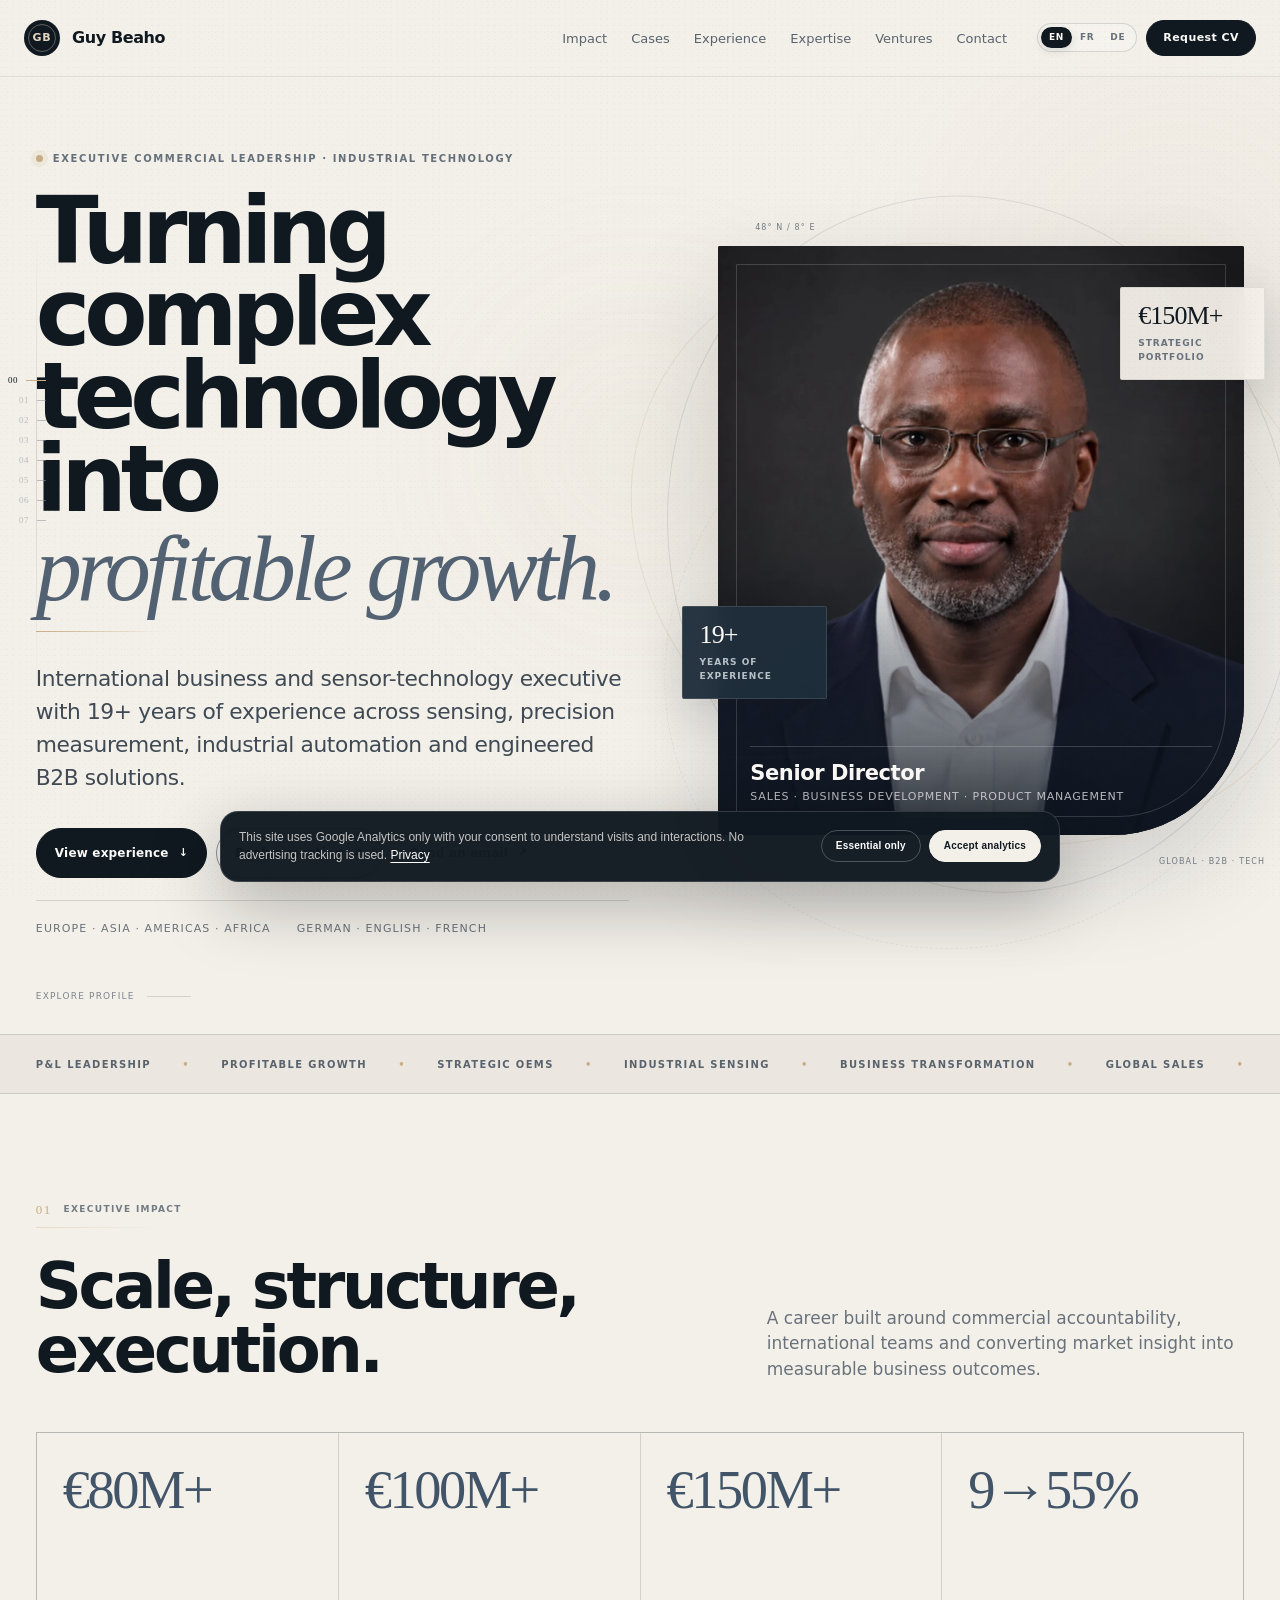
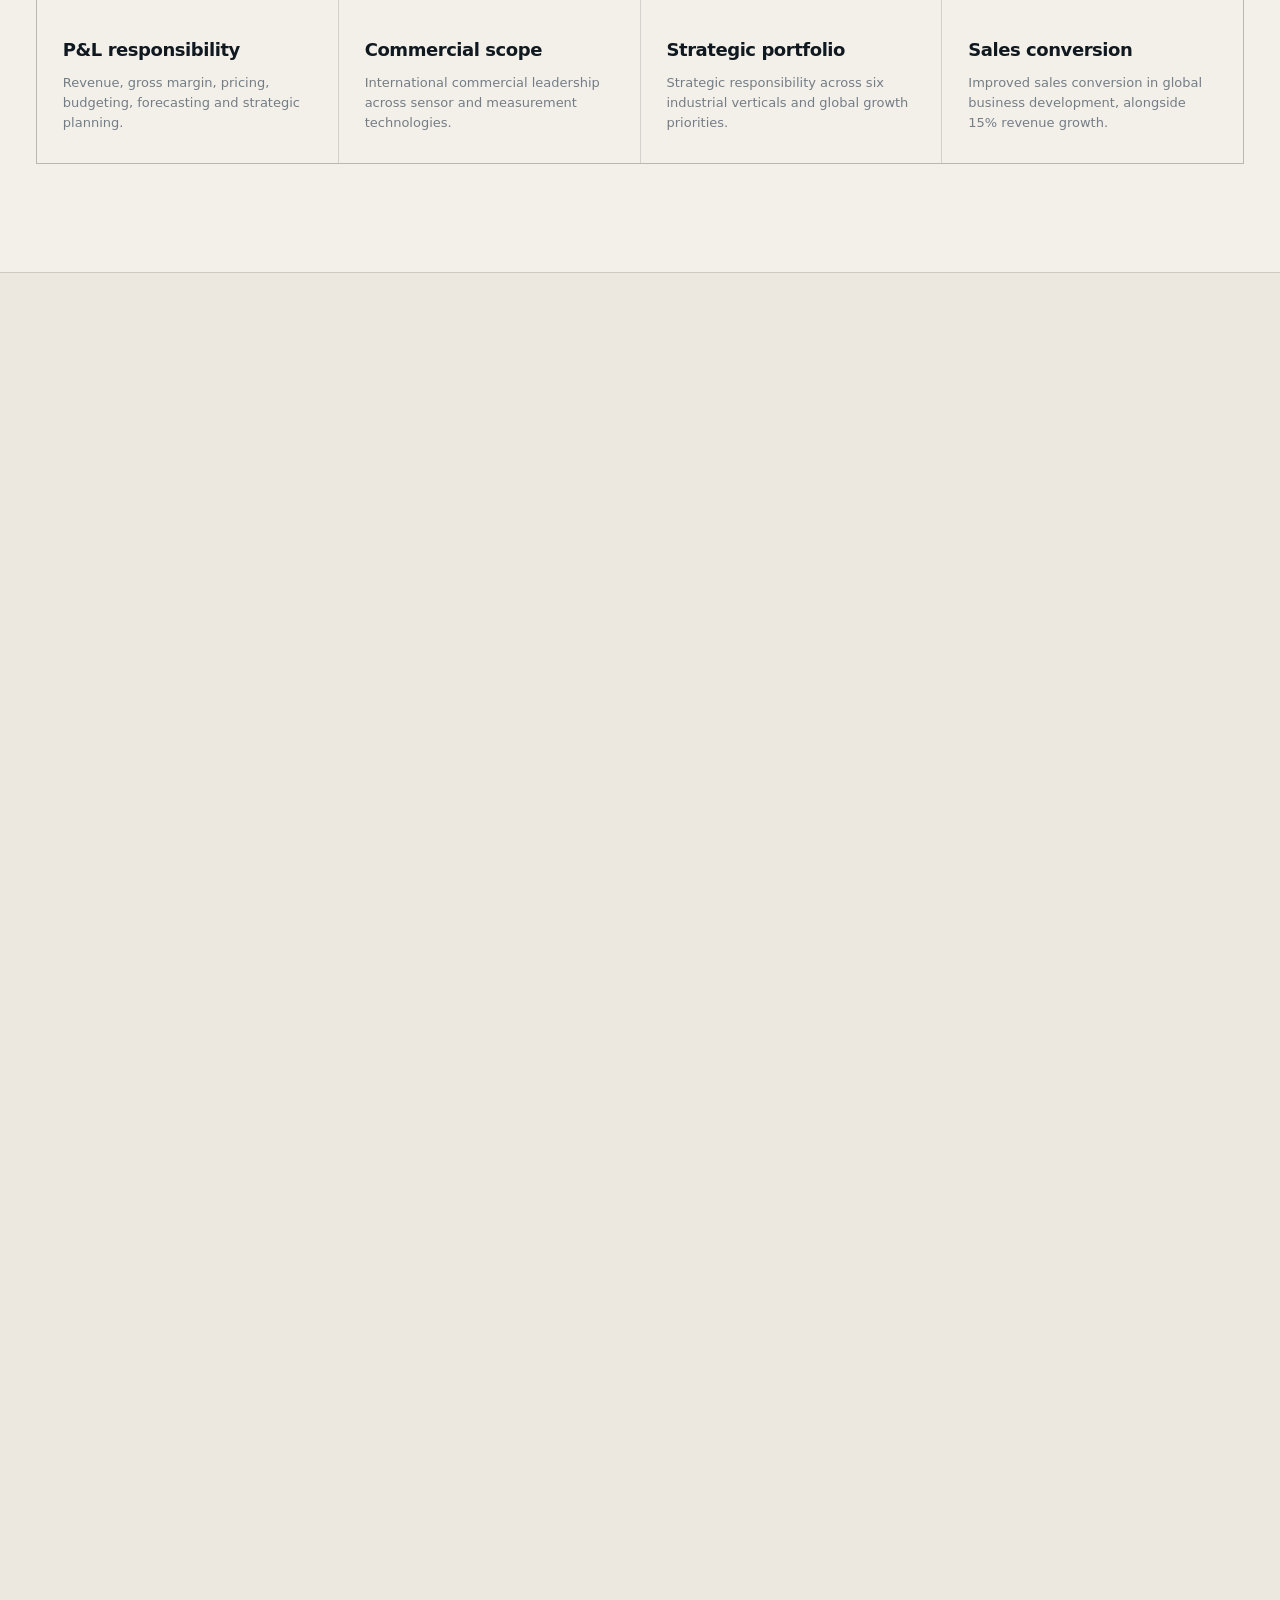
<file: index.html>
<!DOCTYPE html>

<html lang="en">
<head>
<meta charset="utf-8"/>
<meta content="width=device-width, initial-scale=1" name="viewport"/>
<meta content="Guy Beaho — senior commercial and business leader in industrial sensing, precision measurement and engineered solutions." name="description"/>
<meta content="#f3f0ea" name="theme-color"/>
<title>Guy Beaho — Executive Sales &amp; Growth Leadership</title>
<link href="styles.css" rel="stylesheet"/>
<link href="assets/favicon.svg" rel="icon" type="image/svg+xml"/><meta content="Guy Beaho — Executive Sales &amp; Growth Leadership" property="og:title"/><meta content="International executive in industrial technology, sales, profitable growth, strategic OEM development and transformation." property="og:description"/><meta content="website" property="og:type"/><meta content="https://guybeaho.com/assets/social-card.jpg" property="og:image"/><meta content="summary_large_image" name="twitter:card"/><meta content="Guy Beaho — Executive Sales &amp; Growth Leadership" name="twitter:title"/><meta content="Industrial technology · Sales · Growth · Transformation" name="twitter:description"/><meta content="https://guybeaho.com/assets/social-card.jpg" name="twitter:image"/><link href="https://guybeaho.com/" rel="canonical"/><meta content="https://guybeaho.com/" property="og:url"/><meta content="Guy Beaho" property="og:site_name"/><meta content="en_US" property="og:locale"/><meta content="fr_FR" property="og:locale:alternate"/><meta content="de_DE" property="og:locale:alternate"/><link as="image" fetchpriority="high" href="assets/guy-beaho.webp" rel="preload"/><script type="application/ld+json">{"@context": "https://schema.org", "@type": "Person", "name": "Guy Beaho", "url": "https://guybeaho.com/", "jobTitle": "Senior Director", "sameAs": ["https://www.linkedin.com/in/guybeaho/", "https://chroniques.guybeaho.com"], "knowsAbout": ["Industrial sensing", "Precision measurement", "Sales leadership", "Business development", "Product management", "Business transformation"]}</script></head>
<body>
<div aria-hidden="true" class="scroll-progress"><span id="scrollProgress"></span></div>
<div aria-hidden="true" class="cursor-glow"></div>
<aside aria-label="Page sections" class="section-rail"><a data-rail="top" href="#top"><span>00</span><i></i></a><a data-rail="impact" href="#impact"><span>01</span><i></i></a><a data-rail="cases" href="#cases"><span>02</span><i></i></a><a data-rail="experience" href="#experience"><span>03</span><i></i></a><a data-rail="expertise" href="#expertise"><span>04</span><i></i></a><a data-rail="education" href="#education"><span>05</span><i></i></a><a data-rail="ventures" href="#ventures"><span>06</span><i></i></a><a data-rail="contact" href="#contact"><span>07</span><i></i></a></aside>
<header class="site-header" id="top">
<a aria-label="Guy Beaho home" class="brand" href="#top">
<span class="brand-mark">GB</span>
<span class="brand-name">Guy Beaho</span>
</a>
<nav aria-label="Primary navigation" class="desktop-nav">
<a data-de="Impact" data-en="Impact" data-fr="Impact" href="#impact">Impact</a>
<a data-de="Fallbeispiele" data-en="Cases" data-fr="Cas" href="#cases">Cases</a><a data-de="Werdegang" data-en="Experience" data-fr="Expérience" href="#experience">Experience</a>
<a data-de="Expertise" data-en="Expertise" data-fr="Expertise" href="#expertise">Expertise</a>
<a data-de="Projekte" data-en="Ventures" data-fr="Projets" href="#ventures">Ventures</a>
<a data-de="Kontakt" data-en="Contact" data-fr="Contact" href="#contact">Contact</a>
</nav>
<div class="header-actions">
<div aria-label="Language / Langue / Sprache" class="lang-switch" role="group"><button aria-pressed="true" class="lang-option active" data-lang="en" title="English" type="button">EN</button><button aria-pressed="false" class="lang-option" data-lang="fr" title="Français" type="button">FR</button><button aria-pressed="false" class="lang-option" data-lang="de" title="Deutsch" type="button">DE</button></div>
<a class="header-cta" data-de="CV anfordern" data-en="Request CV" data-fr="Demander le CV" href="request-cv.html">Request CV</a>
<button aria-controls="mobileMenu" aria-expanded="false" aria-label="Open navigation" class="menu-toggle" data-de-aria-label="Navigation öffnen" data-en-aria-label="Open navigation" data-fr-aria-label="Ouvrir la navigation" id="menuToggle" type="button">
<span></span><span></span>
</button>
</div>
</header>
<div aria-hidden="true" class="mobile-menu" id="mobileMenu">
<div class="mobile-menu-inner section-shell">
<span class="mobile-menu-kicker" data-de="Navigation" data-en="Navigate" data-fr="Navigation">Navigate</span>
<nav aria-label="Mobile navigation"><a href="#impact"><span>01</span><strong data-de="Impact" data-en="Impact" data-fr="Impact">Impact</strong></a><a href="#cases"><span>02</span><strong data-de="Fallbeispiele" data-en="Cases" data-fr="Cas">Cases</strong></a><a href="#experience"><span>03</span><strong data-de="Werdegang" data-en="Experience" data-fr="Expérience">Experience</strong></a><a href="#expertise"><span>04</span><strong data-de="Expertise" data-en="Expertise" data-fr="Expertise">Expertise</strong></a><a href="#education"><span>05</span><strong data-de="Ausbildung &amp; internationale Präsenz" data-en="Education &amp; reach" data-fr="Formation &amp; dimension internationale">Education &amp; reach</strong></a><a href="#ventures"><span>06</span><strong data-de="Projekte" data-en="Ventures" data-fr="Projets">Ventures</strong></a><a href="#contact"><span>07</span><strong data-de="Kontakt" data-en="Contact" data-fr="Contact">Contact</strong></a></nav>
<div class="mobile-menu-footer">
<span>Guy Beaho</span>
<span>Senior Director</span>
</div>
</div>
</div>
<main>
<section aria-labelledby="hero-title" class="hero section-shell">
<div class="hero-copy reveal">
<div class="eyebrow"><span class="dot"></span><span data-de="Kommerzielle Führung auf Executive-Ebene · Industrietechnologie" data-en="Executive commercial leadership · Industrial technology" data-fr="Direction commerciale &amp; leadership exécutif · Technologies industrielles">Executive commercial leadership · Industrial technology</span></div>
<h1 id="hero-title">
<span data-de="Komplexe Technologie in" data-en="Turning complex technology into" data-fr="Transformer la complexité technologique en">Turning complex technology into</span>
<em data-de="profitables Wachstum verwandeln." data-en="profitable growth." data-fr="croissance rentable.">profitable growth.</em>
</h1>
<p class="hero-lede" data-de="International erfahrener Vertriebs- und Technologie-Executive mit mehr als 19 Jahren Führungserfahrung in Sensorik, Präzisionsmesstechnik, Industrieautomation und technisch anspruchsvollen B2B-Lösungen." data-en="International business and sensor-technology executive with 19+ years of experience across sensing, precision measurement, industrial automation and engineered B2B solutions." data-fr="Dirigeant international avec plus de 19 ans d’expérience dans les technologies de capteurs, la mesure de précision, l’automatisation industrielle et les solutions B2B à forte valeur technologique.">International business and sensor-technology executive with 19+ years of experience across sensing, precision measurement, industrial automation and engineered B2B solutions.</p>
<div class="hero-actions">
<a class="button button-primary" data-de="Werdegang ansehen" data-en="View experience" data-fr="Découvrir le parcours" href="#experience">View experience</a>
<!-- Google Calendar Appointment Schedule → Google Meet.
               Google Calendar booking page configured.
               Until then, this opens a Gmail meeting-request draft in the browser. -->
<a class="button button-secondary" data-booking-link="" data-de="Termin vereinbaren" data-en="Book a meeting" data-fr="Prendre rendez-vous" href="https://calendar.app.google/Pu8LTb2HCJGzw26Z6" rel="noopener" target="_blank">Book a meeting</a>
<a class="button button-email" data-de="E-Mail senden" data-en="Send an email" data-fr="Envoyer un e-mail" href="contact.html">Send an email</a>
</div>
<div aria-label="Key profile details" class="hero-meta">
<span data-de="Europa · Asien · Amerika · Afrika" data-en="Europe · Asia · Americas · Africa" data-fr="Europe · Asie · Amériques · Afrique">Europe · Asia · Americas · Africa</span>
<span data-de="Deutsch · Englisch · Französisch" data-en="German · English · French" data-fr="Allemand · Anglais · Français">German · English · French</span>
</div>
</div>
<div class="hero-visual reveal reveal-delay">
<div aria-hidden="true" class="portrait-orbit"><i></i><i></i><i></i></div>
<div class="portrait-frame">
<img alt="Professional portrait of Guy Beaho" decoding="async" fetchpriority="high" height="1078" src="assets/guy-beaho.webp" width="1200"/>
<div class="portrait-label">
<span data-de="Senior Director" data-en="Senior Director" data-fr="Senior Director">Senior Director</span>
<small data-de="Sales · Business Development · Product Management" data-en="Sales · Business Development · Product Management" data-fr="Sales · Business Development · Product Management">Sales · Business Development · Product Management</small>
</div>
</div>
<div class="signal-card signal-card-a">
<strong>€150M+</strong>
<span data-de="strategisches Portfolio" data-en="strategic portfolio" data-fr="portefeuille stratégique">strategic portfolio</span>
</div><div class="signal-card signal-card-b"><strong>19+</strong><span data-de="Jahre Erfahrung" data-en="years of experience" data-fr="années d’expérience">years of experience</span></div>
<div aria-hidden="true" class="portrait-coordinate portrait-coordinate-a">48° N / 8° E</div>
<div aria-hidden="true" class="portrait-coordinate portrait-coordinate-b">GLOBAL · B2B · TECH</div>
</div>
<a class="scroll-cue" href="#impact">
<span data-de="Profil ansehen" data-en="Explore profile" data-fr="Découvrir le profil">Explore profile</span>
<i aria-hidden="true"></i>
</a>
</section>
<section aria-label="Core leadership themes" class="marquee">
<div class="marquee-track">
<span>P&amp;L Leadership</span><i>•</i><span>Profitable Growth</span><i>•</i><span>Strategic OEMs</span><i>•</i><span>Industrial Sensing</span><i>•</i><span>Business Transformation</span><i>•</i><span>Global Sales</span><i>•</i>
<span>P&amp;L Leadership</span><i>•</i><span>Profitable Growth</span><i>•</i><span>Strategic OEMs</span><i>•</i><span>Industrial Sensing</span><i>•</i><span>Business Transformation</span><i>•</i><span>Global Sales</span><i>•</i>
</div>
</section>
<section aria-labelledby="impact-title" class="section section-shell" id="impact">
<div class="section-index reveal"><span>01</span><span data-de="Executive Impact" data-en="Executive impact" data-fr="Impact exécutif">Executive impact</span></div>
<div class="section-heading reveal">
<h2 data-de="Skalierung. Struktur. Umsetzung." data-en="Scale, structure, execution." data-fr="Envergure. Structure. Exécution." id="impact-title">Scale, structure, execution.</h2>
<p data-de="Eine Laufbahn geprägt von Ergebnisverantwortung, internationalen Teams und der Fähigkeit, Markt- und Kundenwissen in messbare Geschäftsergebnisse zu übersetzen." data-en="A career built around commercial accountability, international teams and converting market insight into measurable business outcomes." data-fr="Un parcours fondé sur la responsabilité commerciale, le pilotage d’équipes internationales et la capacité à transformer les dynamiques de marché en résultats mesurables.">A career built around commercial accountability, international teams and converting market insight into measurable business outcomes.</p>
</div>
<div class="metric-grid">
<article class="metric-card reveal">
<span class="metric-number">€80M+</span>
<h3 data-de="P&amp;L-Verantwortung" data-en="P&amp;L responsibility" data-fr="Responsabilité P&amp;L">P&amp;L responsibility</h3>
<p data-de="Umsatz, Bruttomarge, Preisstrategie, Budgetierung, Forecasting und strategische Planung." data-en="Revenue, gross margin, pricing, budgeting, forecasting and strategic planning." data-fr="Chiffre d’affaires, marge brute, stratégie tarifaire, budget, prévisions et planification stratégique.">Revenue, gross margin, pricing, budgeting, forecasting and strategic planning.</p>
</article>
<article class="metric-card reveal">
<span class="metric-number">€100M+</span>
<h3 data-de="Kommerzieller Verantwortungsbereich" data-en="Commercial scope" data-fr="Périmètre commercial">Commercial scope</h3>
<p data-de="Internationale Vertriebs- und Geschäftsentwicklungsverantwortung in Sensor- und Messtechnologien." data-en="International commercial leadership across sensor and measurement technologies." data-fr="Pilotage commercial international dans les technologies de capteurs et de mesure.">International commercial leadership across sensor and measurement technologies.</p>
</article>
<article class="metric-card reveal">
<span class="metric-number">€150M+</span>
<h3 data-de="Strategisches Portfolio" data-en="Strategic portfolio" data-fr="Portefeuille stratégique">Strategic portfolio</h3>
<p data-de="Strategische Verantwortung für sechs Industriesegmente sowie globale Wachstumsprioritäten." data-en="Strategic responsibility across six industrial verticals and global growth priorities." data-fr="Responsabilité stratégique sur six secteurs industriels et sur les priorités de croissance mondiale.">Strategic responsibility across six industrial verticals and global growth priorities.</p>
</article>
<article class="metric-card reveal">
<span class="metric-number">9→55%</span>
<h3 data-de="Conversion Rate" data-en="Sales conversion" data-fr="Taux de conversion">Sales conversion</h3>
<p data-de="Steigerung der Conversion Rate im globalen Business Development von 9 % auf 55 % bei gleichzeitig 15 % Umsatzwachstum." data-en="Improved sales conversion in global business development, alongside 15% revenue growth." data-fr="Taux de conversion porté de 9 % à 55 % dans le développement commercial mondial, parallèlement à une croissance du chiffre d’affaires de 15 %.">Improved sales conversion in global business development, alongside 15% revenue growth.</p>
</article>
</div>
</section>
<section aria-labelledby="cases-title" class="section cases-section" id="cases">
<div class="section-shell">
<div class="section-index reveal"><span>02</span><span data-de="Ausgewählte Executive-Fallbeispiele" data-en="Selected executive cases" data-fr="Cas exécutifs sélectionnés">Selected executive cases</span></div>
<div class="cases-intro reveal">
<h2 data-de="Aufbauen. Transformieren. Skalieren." data-en="Build. Transform. Scale." data-fr="Construire. Transformer. Accélérer." id="cases-title">Build. Transform. Scale.</h2>
<p data-de="Drei Beispiele dafür, wie Markt-, Technologie- und Organisationskomplexität in strukturierte Umsetzung und messbare Ergebnisse übersetzt wird." data-en="Three examples of translating market, technology and organizational complexity into structured execution and measurable outcomes." data-fr="Trois exemples de transformation d’enjeux de marché, de technologie et d’organisation en exécution structurée et en résultats mesurables.">Three examples of translating market, technology and organizational complexity into structured execution and measurable outcomes.</p>
</div>
<div class="case-stack">
<article class="case-study reveal">
<div class="case-head">
<span class="case-number">01</span>
<div>
<span class="case-verb" data-de="AUFBAUEN" data-en="BUILD" data-fr="CONSTRUIRE">BUILD</span>
<h3>JUMO · Global Industry Management</h3>
</div>
<div class="case-metric"><strong>€150M+</strong><span data-de="Portfolio" data-en="portfolio" data-fr="portefeuille">portfolio</span></div>
</div>
<div class="case-body">
<div class="case-column">
<span class="case-label" data-de="Mandat" data-en="Mandate" data-fr="Mandat">Mandate</span>
<p data-de="Aufbau eines globalen Industry-Management-Modells für sechs Industriesegmente innerhalb einer internationalen Matrixorganisation." data-en="Create a global industry-management model across six industrial verticals and an international matrix organization." data-fr="Créer un modèle mondial d’Industry Management couvrant six secteurs industriels au sein d’une organisation matricielle internationale.">Create a global industry-management model across six industrial verticals and an international matrix organization.</p>
</div>
<div class="case-column">
<span class="case-label" data-de="Umsetzung" data-en="Execution" data-fr="Exécution">Execution</span>
<p data-de="Die Funktion von der Konzeption bis zur operativen Umsetzung aufgebaut und Governance, Führungsstrukturen, KPIs sowie ein skalierbares Betriebsmodell etabliert." data-en="Built the function from concept to operational implementation, establishing governance, leadership structures, KPIs and a scalable operating model." data-fr="Construction de la fonction, du concept au déploiement opérationnel, avec mise en place de la gouvernance, des structures de leadership, des KPI et d’un modèle opérationnel évolutif.">Built the function from concept to operational implementation, establishing governance, leadership structures, KPIs and a scalable operating model.</p>
</div>
<div class="case-column">
<span class="case-label" data-de="Dimension" data-en="Scale" data-fr="Échelle">Scale</span>
<p data-de="Kommerzielles Portfolio von über 150 Mio. €, sechs Industriesegmente und mehr als 60 Mitwirkende in der internationalen Organisation." data-en="€150M+ commercial portfolio, six verticals and 60+ contributors across the international organization." data-fr="Portefeuille commercial de plus de 150 M€, six secteurs et plus de 60 contributeurs au sein de l’organisation internationale.">€150M+ commercial portfolio, six verticals and 60+ contributors across the international organization.</p>
</div>
</div>
</article>
<article class="case-study reveal">
<div class="case-head">
<span class="case-number">02</span>
<div>
<span class="case-verb" data-de="TRANSFORMIEREN" data-en="TRANSFORM" data-fr="TRANSFORMER">TRANSFORM</span>
<h3>Vishay Precision Group · EMEA</h3>
</div>
<div class="case-metric"><strong>€80M+</strong><span data-de="P&amp;L" data-en="P&amp;L" data-fr="P&amp;L">P&amp;L</span></div>
</div>
<div class="case-body">
<div class="case-column">
<span class="case-label" data-de="Mandat" data-en="Mandate" data-fr="Mandat">Mandate</span>
<p data-de="Die internationale Organisation restrukturieren, wesentliche Aktivitäten ohne Geschäftsverluste vom Vereinigten Königreich nach Deutschland verlagern und eine globale Business-Development-Funktion aufbauen." data-en="Restructure the international organization, transfer key operations from the UK to Germany without business losses, and establish a global Business Development capability." data-fr="Restructurer l’organisation internationale, transférer les opérations clés du Royaume-Uni vers l’Allemagne sans perte d’activité et structurer une fonction mondiale de Business Development.">Restructure the international organization, transfer key operations from the UK to Germany without business losses, and establish a global Business Development capability.</p>
</div>
<div class="case-column">
<span class="case-label" data-de="Transformation während der COVID-Krise" data-en="Transformation during the COVID crisis" data-fr="Transformation pendant la crise du COVID">Transformation during the COVID crisis</span>
<p data-de="Das UK-Team neu organisiert, ein neues europäisches Team aufgebaut und während der COVID-Krise eine globale Business-Development-Organisation etabliert sowie die kommerzielle Steuerung gestärkt." data-en="Reorganized the UK team, established a new European team and built a global Business Development organization while strengthening commercial governance during the COVID crisis." data-fr="Réorganisation de l’équipe au Royaume-Uni, mise en place d’une nouvelle équipe européenne et création d’une organisation mondiale de Business Development, tout en renforçant la gouvernance commerciale pendant la crise du COVID.">Reorganized the UK team, established a new European team and built a global Business Development organization while strengthening commercial governance during the COVID crisis.</p>
</div>
<div class="case-column">
<span class="case-label" data-de="Ergebnis" data-en="Result" data-fr="Résultat">Result</span>
<p data-de="Den operativen Transfer vom Vereinigten Königreich nach Deutschland geführt, Salesforce CRM eingeführt und während der gesamten Transformation Kundenkontinuität sowie Geschäftsentwicklung abgesichert." data-en="Led the operational transfer from the UK to Germany, introduced Salesforce CRM and safeguarded customer continuity and business performance throughout the transition." data-fr="Pilotage du transfert opérationnel du Royaume-Uni vers l’Allemagne, déploiement de Salesforce CRM et préservation de la continuité client comme de la performance de l’activité pendant toute la transition.">Led the operational transfer from the UK to Germany, introduced Salesforce CRM and safeguarded customer continuity and business performance throughout the transition.</p>
</div>
</div>
</article>
<article class="case-study reveal">
<div class="case-head">
<span class="case-number">03</span>
<div>
<span class="case-verb" data-de="SKALIEREN" data-en="SCALE" data-fr="ACCÉLÉRER">SCALE</span>
<h3>HBM · Global Business Development</h3>
</div>
<div class="case-metric"><strong>+15%</strong><span data-de="Umsatzwachstum" data-en="revenue growth" data-fr="croissance du CA">revenue growth</span></div>
</div>
<div class="case-body">
<div class="case-column">
<span class="case-label" data-de="Mandat" data-en="Mandate" data-fr="Mandat">Mandate</span>
<p data-de="Das globale Business Development für das Drehmoment-Portfolio strukturieren und eine nachhaltige Wachstums- und Diversifizierungsstrategie zur Reduzierung der Abhängigkeit vom Automobilsektor entwickeln." data-en="Structure global Business Development for the torque portfolio and build a sustainable growth and diversification strategy around automotive-industry exposure." data-fr="Structurer le Business Development mondial du portefeuille couple et construire une stratégie durable de croissance et de diversification afin de réduire l’exposition au secteur automobile.">Structure global Business Development for the torque portfolio and build a sustainable growth and diversification strategy around automotive-industry exposure.</p>
</div>
<div class="case-column">
<span class="case-label" data-de="Business Development &amp; Produktentwicklung" data-en="Business Development &amp; product creation" data-fr="Business Development &amp; création produit">Business Development &amp; product creation</span>
<p data-de="Das globale Drehmomentgeschäft in den Bereichen Schiffsantriebe, Motorsport/KERS, erneuerbare Energien und fortschrittliche Antriebsanwendungen ausgebaut. Die Chance für die HBM T3X-Drehmomentaufnehmerplattform identifiziert und initiiert sowie OEM-Anforderungen in Business Case und Vermarktungsstrategie überführt." data-en="Expanded the global torque business across marine propulsion, motorsport/KERS, renewable energy and advanced drivetrain applications. Identified the opportunity and initiated the HBM T3X torque-transducer platform, translating OEM needs into a business case and commercialization strategy." data-fr="Développement mondial de l’activité couple dans la propulsion marine, le motorsport/KERS, les énergies renouvelables et les applications avancées de groupes motopropulseurs. Identification de l’opportunité puis lancement de la plateforme de capteurs de couple HBM T3X, en transformant les besoins OEM en business case et en stratégie de commercialisation.">Expanded the global torque business across marine propulsion, motorsport/KERS, renewable energy and advanced drivetrain applications. Identified the opportunity and initiated the HBM T3X torque-transducer platform, translating OEM needs into a business case and commercialization strategy.</p>
</div>
<div class="case-column">
<span class="case-label" data-de="Ergebnis" data-en="Outcome" data-fr="Résultats">Outcome</span>
<p data-de="15 % Umsatzwachstum erzielt, die Kundenbasis um 10 % erweitert und die Sales Conversion von 9 % auf 55 % gesteigert." data-en="Delivered 15% revenue growth, expanded the customer base by 10% and improved sales conversion from 9% to 55%." data-fr="15 % de croissance du chiffre d’affaires, +10 % sur la base clients et un taux de conversion commerciale porté de 9 % à 55 %.">Delivered 15% revenue growth, expanded the customer base by 10% and improved sales conversion from 9% to 55%.</p>
</div>
</div>
</article>
</div>
</div>
</section><section aria-labelledby="experience-title" class="section section-dark" id="experience">
<div class="section-shell">
<div class="section-index reveal"><span>03</span><span data-de="Werdegang" data-en="Experience" data-fr="Expérience">Experience</span></div>
<div class="experience-intro reveal">
<h2 data-de="Von Produktverantwortung zu globaler strategischer Führung." data-en="From product ownership to global strategic leadership." data-fr="De la responsabilité produit au leadership stratégique mondial." id="experience-title">From product ownership to global strategic leadership.</h2>
<p data-de="Kontinuierlich wachsende Verantwortung in Produktmanagement, Vertrieb, Business Development, P&amp;L, Organisationsentwicklung und -transformation sowie globaler Industriestrategie." data-en="Progressive responsibility across product, sales, business development, P&amp;L, organizational transformation and global industry strategy." data-fr="Responsabilités croissantes couvrant le produit, les ventes, le développement commercial, le P&amp;L, la transformation organisationnelle et la stratégie sectorielle mondiale.">Progressive responsibility across product, sales, business development, P&amp;L, organizational transformation and global industry strategy.</p>
</div>
<div class="timeline">
<article class="role reveal">
<div class="role-year">2024—<span data-de="Heute" data-en="Present" data-fr="Aujourd’hui">Present</span></div>
<div class="role-body">
<div class="role-topline"><h3>JUMO GmbH &amp; Co. KG</h3><span>Fulda · Germany</span></div>
<h4 data-de="Senior Manager · Global Head of Industry Management" data-en="Senior Manager · Global Head of Industry Management" data-fr="Senior Manager · Global Head of Industry Management">Senior Manager · Global Head of Industry Management</h4>
<p data-de="Globale strategische Verantwortung für sechs Industriesegmente und ein kommerzielles Portfolio von über 150 Mio. €. Global Industry Management von der Konzeption bis zur operativen Umsetzung aufgebaut; Governance, KPIs und ein skalierbares internationales Betriebsmodell etabliert." data-en="Global strategic responsibility across six industrial verticals and a €150M+ commercial portfolio. Built Global Industry Management from concept to operational implementation, establishing governance, KPIs and a scalable international operating model." data-fr="Responsabilité stratégique mondiale sur six secteurs industriels et un portefeuille commercial de plus de 150 M€. Création et déploiement de la fonction Global Industry Management, avec mise en place de la gouvernance, des KPI et d’un modèle opérationnel international évolutif.">Global strategic responsibility across six industrial verticals and a €150M+ commercial portfolio. Built Global Industry Management from concept to operational implementation, establishing governance, KPIs and a scalable international operating model.</p>
<div class="role-tags"><span>Portfolio strategy</span><span>OEM</span><span>Market strategy</span><span>Matrix leadership</span></div>
</div>
</article>
<article class="role reveal">
<div class="role-year">2020—2023</div>
<div class="role-body">
<div class="role-topline"><h3>Vishay Precision Group</h3><span>Germany · UK · France</span></div>
<h4 data-de="Senior Manager · Head of Global Business Development &amp; Head of EMEA Sales &amp; Service" data-en="Senior Manager · Head of Global Business Development &amp; Head of EMEA Sales &amp; Service" data-fr="Senior Manager · Head of Global Business Development &amp; Head of EMEA Sales &amp; Service">Senior Manager · Head of Global Business Development &amp; Head of EMEA Sales &amp; Service</h4>
<p data-de="Über 80 Mio. € P&amp;L-Verantwortung. Leitung der EMEA Sales-&amp;-Service-Organisation der Transducers Division, Stärkung der kommerziellen Steuerung und Umsetzung einer internationalen Restrukturierung bei gleichzeitiger Sicherung der Kundenkontinuität und Geschäftsentwicklung." data-en="€80M+ P&amp;L. Led the EMEA Sales &amp; Service organization for the Transducers division, strengthened commercial governance, and executed an international restructuring while safeguarding customer continuity and business performance." data-fr="P&amp;L de plus de 80 M€. Direction de l’organisation Sales &amp; Service EMEA de la division Transducers, renforcement de la gouvernance commerciale et conduite d’une restructuration internationale tout en préservant la continuité client et la performance de l’activité.">€80M+ P&amp;L. Led the EMEA Sales &amp; Service organization for the Transducers division, strengthened commercial governance, and executed an international restructuring while safeguarding customer continuity and business performance.</p>
<div class="role-tags"><span>P&amp;L</span><span>Global BD</span><span>EMEA sales</span><span>Transformation</span></div>
</div>
</article>
<article class="role reveal">
<div class="role-year">2014—2020</div>
<div class="role-body">
<div class="role-topline"><h3>Hottinger Baldwin Messtechnik (HBM)</h3><span>Germany · China</span></div>
<h4 data-de="Manager Business Development" data-en="Manager Business Development" data-fr="Manager Business Development">Manager Business Development</h4>
<p data-de="Globale Verantwortung für ein Portfolio von 15 Mio. € in Automotive, Marine &amp; Offshore, Energie, Luft- und Raumfahrt sowie Industrie. Initiierung der HBM T3X-Drehmomentaufnehmerplattform; 15 % Umsatzwachstum, Ausbau der Kundenbasis um 10 % und Steigerung der Conversion Rate von 9 % auf 55 %." data-en="Global responsibility for a €15M portfolio across automotive, marine &amp; offshore, energy, aerospace and industrial markets. Initiated the HBM T3X torque-transducer platform and delivered 15% revenue growth, 10% customer-base expansion and a conversion increase from 9% to 55%." data-fr="Responsabilité mondiale d’un portefeuille de 15 M€ couvrant l’automobile, le maritime &amp; offshore, l’énergie, l’aéronautique et l’industrie. Initiation de la plateforme de capteurs de couple HBM T3X, avec 15 % de croissance du chiffre d’affaires, +10 % de clients et un taux de conversion porté de 9 % à 55 %.">Global responsibility for a €15M portfolio across automotive, marine &amp; offshore, energy, aerospace and industrial markets. Initiated the HBM T3X torque-transducer platform and delivered 15% revenue growth, 10% customer-base expansion and a conversion increase from 9% to 55%.</p>
<div class="role-tags"><span>Business development</span><span>Product strategy</span><span>Design-in</span><span>Global OEMs</span></div>
</div>
</article>
<article class="role reveal">
<div class="role-year">2007—2014</div>
<div class="role-body">
<div class="role-topline"><h3>Burster Präzisionsmesstechnik GmbH</h3><span>Germany</span></div>
<h4 data-de="Product &amp; Sales Manager · Distribution Manager" data-en="Product &amp; Sales Manager · Distribution Manager" data-fr="Product &amp; Sales Manager · Distribution Manager">Product &amp; Sales Manager · Distribution Manager</h4>
<p data-de="Gesamtverantwortung für Vertrieb und Produktmanagement bei Drehmoment-, Kraft- und Wegsensoren. Umsatz mit Drehmomentaufnehmern von 0,7 Mio. € auf 3,0 Mio. € und mit Wegsensoren von 0,4 Mio. € auf 1,5 Mio. € gesteigert." data-en="End-to-end commercial and product responsibility for torque, force and displacement sensors. Grew torque-transducer revenue from €0.7M to €3.0M and displacement-sensor revenue from €0.4M to €1.5M." data-fr="Responsabilité commerciale et produit de bout en bout sur les capteurs de couple, de force et de déplacement. Chiffre d’affaires des capteurs de couple porté de 0,7 M€ à 3,0 M€, et celui des capteurs de déplacement de 0,4 M€ à 1,5 M€.">End-to-end commercial and product responsibility for torque, force and displacement sensors. Grew torque-transducer revenue from €0.7M to €3.0M and displacement-sensor revenue from €0.4M to €1.5M.</p>
<div class="role-tags"><span>Product</span><span>Sales</span><span>Pricing</span><span>Distribution</span></div>
</div>
</article>
</div>
</div>
</section>
<section aria-labelledby="expertise-title" class="section section-shell" id="expertise">
<div class="section-index reveal"><span>04</span><span data-de="Expertise" data-en="Expertise" data-fr="Expertise">Expertise</span></div>
<div class="expertise-layout">
<div class="section-heading sticky-heading reveal">
<h2 data-de="Kommerzielle Führung an der Schnittstelle von Markt, Technologie und Umsetzung." data-en="Commercial leadership at the intersection of market, technology and execution." data-fr="Leadership commercial à l’intersection du marché, de la technologie et de l’exécution." id="expertise-title">Commercial leadership at the intersection of market, technology and execution.</h2>
<p data-de="Besondere Stärke bei technisch komplexen Portfolios, die klare Prioritäten, hohe Kundenrelevanz und skalierbare kommerzielle Prozesse erfordern." data-en="Particularly experienced where technically complex portfolios need sharper priorities, stronger customer relevance and scalable commercial discipline." data-fr="Une expertise particulièrement forte lorsque des portefeuilles technologiques complexes exigent des priorités claires, une pertinence client renforcée et une discipline commerciale structurée, reproductible à l’échelle.">Particularly experienced where technically complex portfolios need sharper priorities, stronger customer relevance and scalable commercial discipline.</p>
</div>
<div class="expertise-list">
<div class="expertise-row reveal"><span>01</span><h3>Global Sales Leadership</h3><p data-de="Internationale Organisationen, Key Accounts sowie Pipeline- und Forecast-Steuerung." data-en="International organizations, key accounts, pipeline and forecasting governance." data-fr="Organisations internationales, comptes clés, pipeline commercial et gouvernance des prévisions.">International organizations, key accounts, pipeline and forecasting governance.</p></div>
<div class="expertise-row reveal"><span>02</span><h3>P&amp;L &amp; Profitable Growth</h3><p data-de="Umsatz, Marge, Preisstrategie, Budgetierung und Ressourcenallokation." data-en="Revenue, margin, pricing, budgeting and resource allocation." data-fr="Chiffre d’affaires, marge, stratégie tarifaire, budget et allocation des ressources.">Revenue, margin, pricing, budgeting and resource allocation.</p></div>
<div class="expertise-row reveal"><span>03</span><h3>Strategic OEM Development</h3><p data-de="Design-in-Chancen, Business Cases, Produktprioritäten und Markteinführung." data-en="Design-in opportunities, business cases, product priorities and commercialization." data-fr="Opportunités de design-in, business cases, priorités produit et mise sur le marché.">Design-in opportunities, business cases, product priorities and commercialization.</p></div>
<div class="expertise-row reveal"><span>04</span><h3>Portfolio &amp; Market Strategy</h3><p data-de="Marktprioritäten, Investitionsentscheidungen, Kundennutzen und Wettbewerbspositionierung." data-en="Market priorities, investment choices, customer value and competitive positioning." data-fr="Priorités marché, choix d’investissement, valeur client et positionnement concurrentiel.">Market priorities, investment choices, customer value and competitive positioning.</p></div>
<div class="expertise-row reveal"><span>05</span><h3>Business Transformation</h3><p data-de="Governance, Betriebsmodelle, Führungsstrukturen und funktionsübergreifende Abstimmung." data-en="Governance, operating models, leadership structures and cross-functional alignment." data-fr="Gouvernance, modèles opérationnels, structures de leadership et alignement transverse.">Governance, operating models, leadership structures and cross-functional alignment.</p></div>
<div class="expertise-row reveal"><span>06</span><h3>Industrial Sensing &amp; Measurement</h3><p data-de="Sensorik, Messtechnik, Automatisierung und technische Systemlösungen in mehreren Industriesegmenten." data-en="Sensors, measurement, automation and engineered solutions across multiple industrial verticals." data-fr="Capteurs, technologies de mesure, automatisation et solutions d’ingénierie dans plusieurs secteurs industriels.">Sensors, measurement, automation and engineered solutions across multiple industrial verticals.</p></div>
</div>
</div>
</section>
<section class="section education-section" id="education">
<div class="section-shell education-grid">
<div class="section-index reveal"><span>05</span><span data-de="Ausbildung &amp; internationale Präsenz" data-en="Education &amp; reach" data-fr="Formation &amp; dimension internationale">Education &amp; reach</span></div>
<div class="education-main reveal">
<h2 data-de="Technische Tiefe. Kommerzielle Breite. Internationale Perspektive." data-en="Technical depth. Commercial breadth. International perspective." data-fr="Profondeur technique. Envergure commerciale. Perspective internationale.">Technical depth. Commercial breadth. International perspective.</h2>
</div>
<div class="education-cards">
<article class="edu-card reveal"><span>2024</span><h3>Harvard Business School</h3><p data-de="Executive Education · Management &amp; Leadership" data-en="Executive Education · Management &amp; Leadership" data-fr="Executive Education · Management &amp; Leadership">Executive Education · Management &amp; Leadership</p><small>Executive Leadership · Leadership Principles · Leading High-Performing Organizations</small></article>
<article class="edu-card reveal"><span>2010—2013</span><h3>MBA</h3><p>University of Applied Sciences Kaiserslautern</p><small data-de="Sales &amp; Marketing Management · International &amp; Intercultural Management" data-en="Sales &amp; Marketing Management · International &amp; Intercultural Management" data-fr="Sales &amp; Marketing Management · International &amp; Intercultural Management">Sales &amp; Marketing Management · International &amp; Intercultural Management</small></article>
<article class="edu-card reveal"><span>2002—2007</span><h3>Dipl.-Ing.</h3><p>University of Applied Sciences Karlsruhe</p><small data-de="Elektrotechnik · Sensorik · Instrumentierung · Messtechnik" data-en="Electrical Engineering · Sensors · Instrumentation · Measurement Technology" data-fr="Électrotechnique · Capteurs · Instrumentation · Technologies de mesure">Electrical Engineering · Sensors · Instrumentation · Measurement Technology</small></article>
</div>
<div aria-label="International reach" class="worldline reveal">
<div class="world-region"><strong data-de="Europa" data-en="Europe" data-fr="Europe">Europe</strong><span>Germany · France · United Kingdom</span></div>
<div class="world-region"><strong data-de="Asien" data-en="Asia" data-fr="Asie">Asia</strong><span>China · Japan · Korea</span></div>
<div class="world-region"><strong data-de="Amerika" data-en="Americas" data-fr="Amériques">Americas</strong><span data-de="Nordamerika · Brasilien · Chile" data-en="North America · Brazil · Chile" data-fr="Amérique du Nord · Brésil · Chili">North America · Brazil · Chile</span></div>
<div class="world-region"><strong data-de="Afrika" data-en="Africa" data-fr="Afrique">Africa</strong><span data-de="Südafrika · Marokko · Kamerun" data-en="South Africa · Morocco · Cameroon" data-fr="Afrique du Sud · Maroc · Cameroun">South Africa · Morocco · Cameroon</span></div>
</div>
</div>
</section>
<section aria-labelledby="ventures-title" class="section ventures-section" id="ventures">
<div class="section-shell">
<div class="section-index reveal"><span>06</span><span data-de="Unternehmerische Projekte &amp; unabhängige Arbeiten" data-en="Selected ventures &amp; independent work" data-fr="Entrepreneuriat &amp; projets indépendants">Selected ventures &amp; independent work</span></div>
<div class="ventures-intro reveal">
<div>
<h2 data-de="Ein ergänzender Bereich aus Unternehmertum, angewandter KI und kreativem Schaffen." data-en="A complementary track of entrepreneurship, applied AI and creative work." data-fr="Un parcours complémentaire mêlant entrepreneuriat, IA appliquée et création." id="ventures-title">A complementary track of entrepreneurship, applied AI and creative work.</h2>
</div>
<p data-de="Diese Projekte stehen bewusst ergänzend zum Executive-Profil. Sie zeigen dieselbe Fähigkeit, bei null zu starten, Technologie mit geschäftlichen Anforderungen zu verbinden und Ideen in funktionierende Systeme zu überführen." data-en="These projects sit outside the core executive profile, but reflect the same ability to build from zero, combine technology with business needs and turn ideas into working systems." data-fr="Ces projets restent volontairement en complément du parcours exécutif. Ils illustrent néanmoins la même capacité à partir de zéro, à relier technologie et enjeux business, puis à transformer une idée en système fonctionnel.">These projects sit outside the core executive profile, but reflect the same ability to build from zero, combine technology with business needs and turn ideas into working systems.</p>
</div>
<div class="venture-grid">
<article class="venture-card venture-card-featured reveal has-preview" data-venture="01"><span aria-hidden="true" class="venture-no">01</span><span class="venture-label" data-de="Unternehmertum · Seit 2024" data-en="Entrepreneurship · Since 2024" data-fr="Entrepreneuriat · Depuis 2024">Entrepreneurship · Since 2024</span><figure class="project-preview project-preview-real"><img alt="Lune Beauty website — live project" decoding="async" height="540" loading="lazy" src="assets/project-lune.webp" width="960"/><span class="project-preview-badge">LIVE · LUNE BEAUTY</span></figure><h3 data-de="Lune Beauty" data-en="Lune Beauty" data-fr="Lune Beauty">Lune Beauty</h3><p class="venture-summary" data-de="Das Unternehmen von Grund auf mit aufgebaut; Website, CRM, Markenidentität und Go-to-Market-Materialien eigenständig entwickelt sowie Kundenakquise und Partnerschaften vorangetrieben." data-en="Co-founded and built the business from the ground up, personally creating the website, CRM, brand identity and go-to-market assets while also driving customer acquisition and partnerships." data-fr="Cofondation et développement de l’activité à partir de zéro, avec conception personnelle du site, du CRM, de l’identité de marque et des outils de commercialisation, ainsi que pilotage de l’acquisition clients et des partenariats.">Co-founded and built the business from the ground up, personally creating the website, CRM, brand identity and go-to-market assets while also driving customer acquisition and partnerships.</p><div class="project-proof"><div class="project-proof-row"><strong data-de="Digitale Basis" data-en="Digital foundation" data-fr="Fondation digitale">Digital foundation</strong><span data-de="Website · CRM" data-en="Website · CRM" data-fr="Site web · CRM">Website · CRM</span></div><div class="project-proof-row"><strong data-de="Marke &amp; Kampagnen" data-en="Brand &amp; campaigns" data-fr="Marque &amp; campagnes">Brand &amp; campaigns</strong><span data-de="Marke · Kampagnen" data-en="Brand · campaigns" data-fr="Marque · campagnes">Brand · campaigns</span></div><div class="project-proof-row"><strong data-de="Kommerzieller Aufbau" data-en="Commercial build-up" data-fr="Construction commerciale">Commercial build-up</strong><span data-de="Akquise · Partnerschaften" data-en="Acquisition · partnerships" data-fr="Acquisition · partenariats">Acquisition · partnerships</span></div></div><a class="venture-link" data-de="Lune Beauty ansehen ↗" data-en="Visit Lune Beauty ↗" data-fr="Découvrir Lune Beauty ↗" href="https://www.lunebeauty.de/" rel="noopener" target="_blank">Visit Lune Beauty ↗</a></article>
<article class="venture-card reveal has-preview" data-venture="02"><span aria-hidden="true" class="venture-no">02</span><span class="venture-label" data-de="Angewandte KI &amp; digitale Produktentwicklung" data-en="Applied AI &amp; Digital Product Building" data-fr="IA appliquée &amp; création de produits numériques">Applied AI &amp; Digital Product Building</span><figure class="project-preview project-preview-real"><div class="ai-overlap-preview"><div class="ai-shot ai-shot-main"><img alt="Σ Life OS public product screenshot" loading="lazy" src="assets/lifeos-public-landing.webp"/><span class="ai-shot-label" data-de="Σ LIFE OS · ÖFFENTLICH" data-en="Σ LIFE OS · PUBLIC" data-fr="Σ LIFE OS · PUBLIC">Σ LIFE OS · PUBLIC</span></div><div class="ai-shot ai-shot-side"><img alt="MissionOS Jarvis local workspace screenshot" loading="lazy" src="assets/jarvis-local-focus.webp"/><span class="ai-shot-label" data-de="MISSIONOS / JARVIS · LOKAL" data-en="MISSIONOS / JARVIS · LOCAL" data-fr="MISSIONOS / JARVIS · LOCAL">MISSIONOS / JARVIS · LOCAL</span></div></div><span class="project-preview-badge" data-de="ANGEWANDTE KI · ZWEISTUFIGES SYSTEM" data-en="APPLIED AI · TWO-LAYER SYSTEM" data-fr="IA APPLIQUÉE · SYSTÈME À DEUX COUCHES">APPLIED AI · TWO-LAYER SYSTEM</span></figure><h3 data-de="Lokale KI-Infrastruktur &amp; digitale Produkte" data-en="Local AI Infrastructure &amp; Digital Products" data-fr="Infrastructure IA locale &amp; produits numériques">Local AI Infrastructure &amp; Digital Products</h3><p class="venture-summary" data-de="Eine zweistufige Local-first-KI-Architektur: Σ Life OS ist eine öffentliche persönliche Entscheidungsumgebung, die Aufgaben, Kalender, E-Mails und Kontext auf wenige nachvollziehbare Prioritäten reduziert; MissionOS / Jarvis bleibt die private lokale Ausführungsumgebung mit Modellen, Modulen und Agenten." data-en="A two-layer local-first AI architecture: Σ Life OS is a public personal decision engine that turns tasks, calendar, mail and context into a few explained priorities; MissionOS / Jarvis remains the private local environment for execution through models, modules and agents." data-fr="Une architecture IA local-first à deux couches : Σ Life OS est un moteur public de décision personnelle qui transforme tâches, calendrier, e-mails et contexte en quelques priorités expliquées ; MissionOS / Jarvis reste l’environnement local privé d’exécution via modèles, modules et agents.">A two-layer local-first AI architecture: Σ Life OS is a public personal decision engine that turns tasks, calendar, mail and context into a few explained priorities; MissionOS / Jarvis remains the private local environment for execution through models, modules and agents.</p><div class="project-proof"><div class="project-proof-row"><strong data-de="Entscheidungsebene" data-en="Decision layer" data-fr="Couche de décision">Decision layer</strong><span data-de="Σ Life OS · öffentliche Entscheidungsumgebung" data-en="Σ Life OS · public decision engine" data-fr="Σ Life OS · moteur public de décision">Σ Life OS · public decision engine</span></div><div class="project-proof-row"><strong data-de="Ausführungsebene" data-en="Execution layer" data-fr="Couche d’exécution">Execution layer</strong><span data-de="MissionOS / Jarvis · lokal &amp; privat" data-en="MissionOS / Jarvis · local private" data-fr="MissionOS / Jarvis · local privé">MissionOS / Jarvis · local private</span></div><div class="project-proof-row"><strong data-de="Systemlogik" data-en="System logic" data-fr="Logique système">System logic</strong><span data-de="Kontext → Priorität → Handlung" data-en="Context → priority → action" data-fr="Contexte → priorité → action">Context → priority → action</span></div></div><a class="venture-link" data-de="KI-Architektur ansehen ↗" data-en="Explore the AI architecture ↗" data-fr="Découvrir l’architecture IA ↗" href="ai-lab.html" rel="noopener" target="_blank">Explore the AI architecture ↗</a></article>
<article class="venture-card reveal has-preview" data-venture="03"><span aria-hidden="true" class="venture-no">03</span><span class="venture-label" data-de="Literarisches Schreiben" data-en="Creative writing" data-fr="Écriture &amp; fiction">Creative writing</span><figure class="project-preview project-preview-real"><img alt="Chroniques d’ailleurs — literary project" decoding="async" height="540" loading="lazy" src="assets/project-writing.webp" width="960"/><span class="project-preview-badge">LITERARY · SINCE 2014</span></figure><h3 data-de="Romanautor &amp; Schriftsteller" data-en="Novelist &amp; Fiction Author" data-fr="Romancier &amp; auteur de fiction">Novelist &amp; Fiction Author</h3><p class="venture-summary" data-de="Eine eigenständige schriftstellerische Tätigkeit mit Reiseberichten, Kurzprosa, Lyrik und Romanprojekten – parallel zu einer internationalen Führungslaufbahn." data-en="An independent writing practice spanning travel writing, short fiction, poetry and long-form fiction, sustained alongside an international executive career." data-fr="Une pratique d’écriture indépendante mêlant récits de voyage, nouvelles, poésie et fiction longue, menée en parallèle d’une carrière internationale de dirigeant.">An independent writing practice spanning travel writing, short fiction, poetry and long-form fiction, sustained alongside an international executive career.</p><div class="project-proof"><div class="project-proof-row"><strong data-de="Seit 2014" data-en="Since 2014" data-fr="Depuis 2014">Since 2014</strong><span data-de="Unabhängiger Blog" data-en="Independent blog" data-fr="Blog indépendant">Independent blog</span></div><div class="project-proof-row"><strong data-de="Fünf Romane" data-en="Five novels" data-fr="Cinq romans">Five novels</strong><span data-de="Abgeschlossene Romane" data-en="Completed novels" data-fr="Romans achevés">Completed novels</span></div><div class="project-proof-row"><strong data-de="In Entwicklung" data-en="In development" data-fr="En développement">In development</strong><span data-de="Weitere Manuskripte" data-en="Further manuscripts" data-fr="Nouveaux manuscrits">Further manuscripts</span></div></div><a class="venture-link" data-de="Chroniques d’ailleurs entdecken ↗" data-en="Explore Chroniques d’ailleurs ↗" data-fr="Découvrir Chroniques d’ailleurs ↗" href="https://chroniques.guybeaho.com" rel="noopener" target="_blank">Explore Chroniques d’ailleurs ↗</a></article>
<article class="venture-card reveal has-preview venture-card-science" data-venture="04"><span aria-hidden="true" class="venture-no">04</span><span class="venture-label" data-de="Interaktives Wissenschaftsprojekt · Eigenprojekt" data-en="Interactive science project · Self-directed" data-fr="Projet scientifique interactif · Projet personnel">Interactive science project · Self-directed</span><figure class="project-preview project-preview-real"><img alt="Spacetime Lab explanatory page and interactive gravity simulation" decoding="async" height="540" loading="lazy" src="assets/project-simulation.webp" width="960"/><span class="project-preview-badge" data-de="VERSTEHEN + SIMULIEREN · 3D" data-en="EXPLAIN + SIMULATE · 3D" data-fr="COMPRENDRE + SIMULER · 3D">EXPLAIN + SIMULATE · 3D</span></figure><h3 data-de="Spacetime Lab · Gravitation in 3D" data-en="Spacetime Lab · Gravity in 3D" data-fr="Spacetime Lab · La gravité en 3D">Spacetime Lab · Gravity in 3D</h3><p class="venture-summary" data-de="Eine zweiteilige Wissenschaftserfahrung: zuerst das Modell verstehen, dann interaktiv erkunden. Konzipiert und entwickelt wurden Erklärungsebene und 3D-Simulation, um Raumzeitkrümmung, Orbitalbewegung und Größenordnungen anschaulich zu machen." data-en="A two-part science experience that first explains the model, then lets visitors explore it. I designed and built the explanatory layer and interactive 3D simulation to make spacetime curvature, orbital motion and scale easier to understand." data-fr="Une expérience scientifique en deux temps : comprendre d’abord le modèle, puis l’explorer. J’ai conçu et développé la couche explicative et la simulation 3D interactive pour rendre plus lisibles la courbure de l’espace-temps, le mouvement orbital et les changements d’échelle.">A two-part science experience that first explains the model, then lets visitors explore it. I designed and built the explanatory layer and interactive 3D simulation to make spacetime curvature, orbital motion and scale easier to understand.</p><div class="project-proof"><div class="project-proof-row"><strong data-de="Verstehen" data-en="Explain" data-fr="Comprendre">Explain</strong><span data-de="Konzepte · Modellgrenzen · Entwicklung" data-en="Concepts · model limits · evolution" data-fr="Concepts · limites du modèle · évolution">Concepts · model limits · evolution</span></div><div class="project-proof-row"><strong data-de="Erkunden" data-en="Explore" data-fr="Explorer">Explore</strong><span data-de="3D-Gitter · Orbitalbewegung · Kamera" data-en="3D grid · orbital motion · camera" data-fr="Grille 3D · mouvement orbital · caméra">3D grid · orbital motion · camera</span></div><div class="project-proof-row"><strong data-de="Skalen" data-en="Scale" data-fr="Échelles">Scale</strong><span data-de="Planeten · Sonne · Sagittarius A*" data-en="Planets · Sun · Sagittarius A*" data-fr="Planètes · Soleil · Sagittarius A*">Planets · Sun · Sagittarius A*</span></div></div><a class="venture-link" data-de="Projekt erkunden ↗" data-en="Explore the project ↗" data-fr="Explorer le projet ↗" href="spacetime-lab.html" rel="noopener" target="_blank">Explore the project ↗</a></article>
</div>
</div>
</section>
<section aria-labelledby="contact-title" class="contact-section" id="contact">
<div class="section-shell contact-inner">
<div class="contact-kicker reveal" data-de="07 · Kontakt" data-en="07 · Contact" data-fr="07 · Contact">07 · Contact</div>
<h2 class="reveal" id="contact-title">
<span data-de="Für Wachstum, Transformation und Führung in der Industrietechnologie," data-en="For growth, transformation and industrial technology leadership," data-fr="Pour les enjeux de croissance, de transformation et de leadership dans les technologies industrielles,">For growth, transformation and industrial technology leadership,</span>
<em data-de="lassen Sie uns ins Gespräch kommen." data-en="let’s talk." data-fr="échangeons.">let’s talk.</em>
</h2>
<div class="contact-availability reveal">
<span aria-hidden="true" class="status-dot"></span>
<span data-de="Verfügbar für ausgewählte Gespräche zu Führung, Technologie und Wachstum." data-en="Available for selected executive, technology and growth conversations." data-fr="Disponible pour des échanges ciblés autour du leadership exécutif, de la technologie et de la croissance.">
            Available for selected executive, technology and growth conversations.
          </span>
</div>
<div class="contact-links reveal">
<a data-booking-link="" href="https://calendar.app.google/Pu8LTb2HCJGzw26Z6" rel="noopener" target="_blank"><span data-de="Google Meet" data-en="Google Meet" data-fr="Google Meet">Google Meet</span><strong data-de="Über Google Kalender buchen ↗" data-en="Book via Google Calendar ↗" data-fr="Réserver via Google Agenda ↗">Book via Google Calendar ↗</strong></a>
<a href="contact.html"><span data-de="E-Mail" data-en="Email" data-fr="E-mail">Email</span><strong data-de="contact@guybeaho.com ↗" data-en="contact@guybeaho.com ↗" data-fr="contact@guybeaho.com ↗">contact@guybeaho.com ↗</strong></a>
<a href="https://www.linkedin.com/in/guybeaho/" rel="noopener" target="_blank"><span>LinkedIn</span><strong>/in/guybeaho ↗</strong></a>
<a href="request-cv.html"><span data-de="CV" data-en="CV" data-fr="CV">CV</span><strong data-de="CV anfordern ↗" data-en="Request CV ↗" data-fr="Demander le CV ↗">Request CV ↗</strong></a>
</div>
</div>
</section>
</main>
<section aria-label="Signature" class="signature-band">
<div class="section-shell signature-inner">
<span>Guy Beaho</span>
<span data-de="Technologie · Wachstum · Führung" data-en="Technology · Growth · Leadership" data-fr="Technologie · Croissance · Leadership">Technology · Growth · Leadership</span>
<span>2026</span>
</div>
</section>
<footer>
<div class="section-shell footer-inner">
<span>© <span id="year"></span> Guy Beaho</span>
<span data-de="Analytics nur mit Einwilligung · Statische Website" data-en="Analytics by consent · Static site" data-fr="Analytics avec consentement · Site statique">Analytics by consent · Static site</span>
<span class="legal-links"><a data-de="Impressum" data-en="Imprint" data-fr="Mentions légales" href="impressum.html">Imprint</a><b>·</b><a data-de="Datenschutz" data-en="Privacy" data-fr="Confidentialité" href="privacy.html">Privacy</a><b>·</b><button class="analytics-settings-link" data-analytics-settings="" data-de="Datenschutz-Einstellungen" data-en="Privacy settings" data-fr="Préférences de confidentialité">Privacy settings</button></span><a data-de="Nach oben ↑" data-en="Back to top ↑" data-fr="Retour en haut ↑" href="#top">Back to top ↑</a>
</div>
</footer>
<script src="script.js"></script>
<script defer="" src="analytics.js"></script>
</body>
</html>
</file>
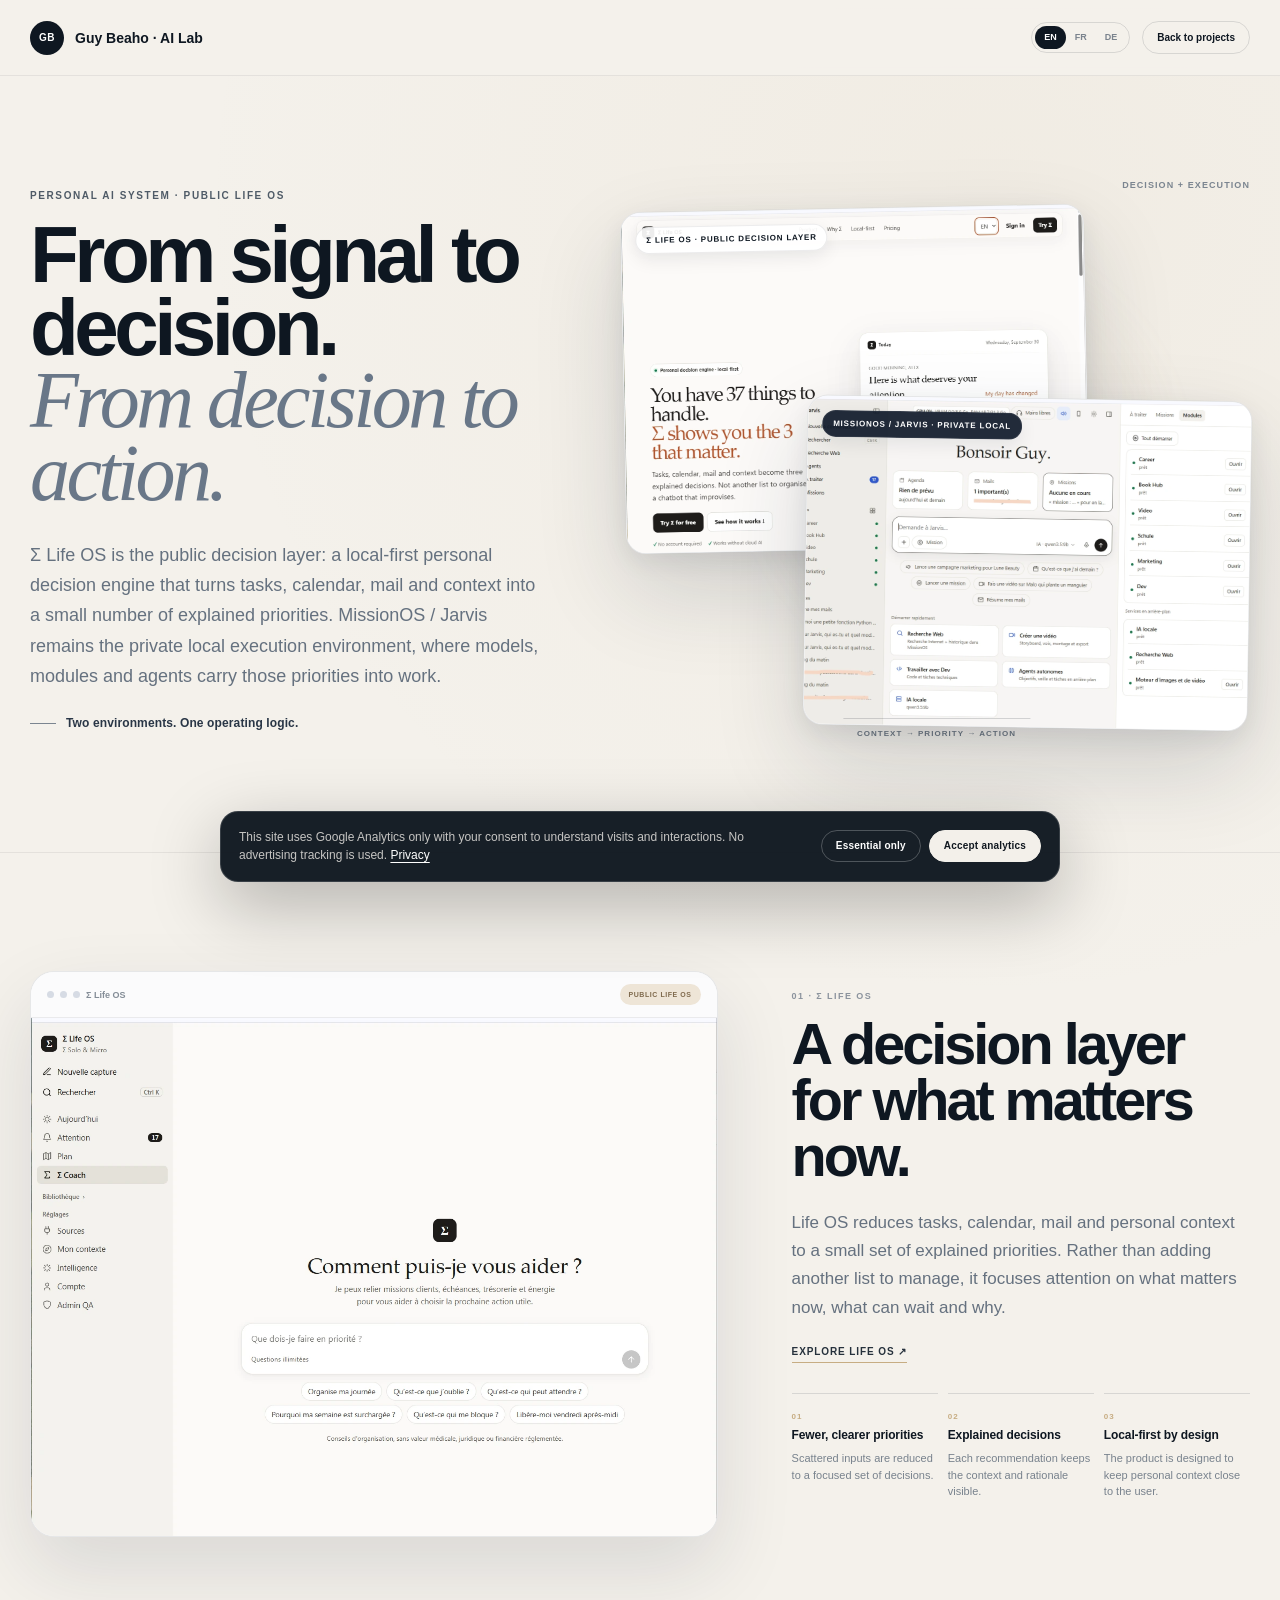
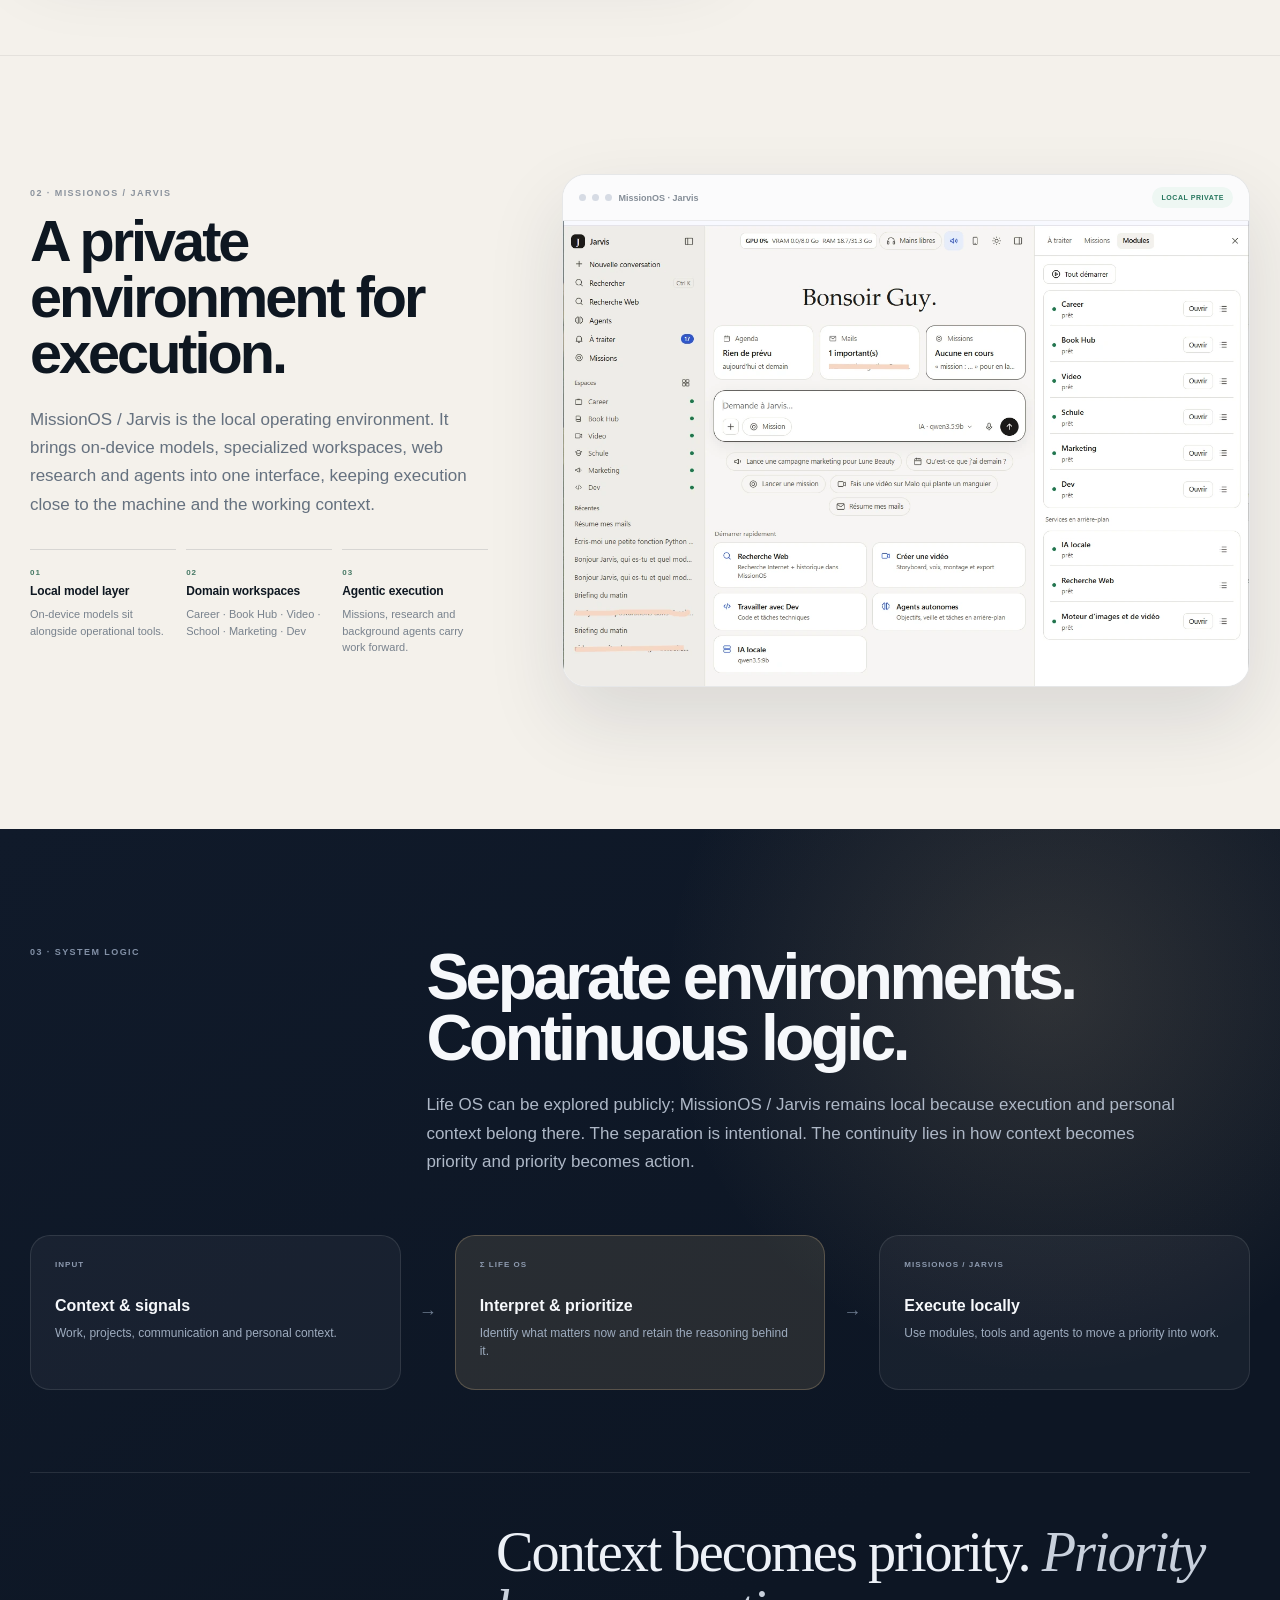
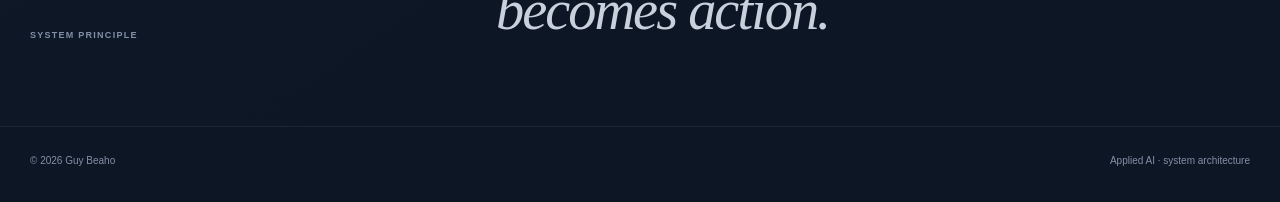
<file: ai-lab.html>
<!DOCTYPE html>

<html lang="en">
<head>
<meta charset="utf-8"/>
<meta content="width=device-width,initial-scale=1" name="viewport"/>
<title>Applied AI Architecture — Guy Beaho</title>
<meta content="Σ Life OS and MissionOS / Jarvis: a two-layer local-first AI architecture combining a public personal decision engine with a private local execution environment." name="description"/>
<meta content="index,follow" name="robots"/>
<meta content="#f4f1eb" name="theme-color"/>
<link href="assets/favicon.svg" rel="icon" type="image/svg+xml"/>
<link href="https://guybeaho.com/ai-lab.html" rel="canonical"/>
<meta content="Applied AI Architecture — Guy Beaho" property="og:title"/>
<meta content="A two-layer local-first AI architecture for decision and execution." property="og:description"/>
<meta content="https://guybeaho.com/ai-lab.html" property="og:url"/>
<meta content="website" property="og:type"/>
<meta content="https://guybeaho.com/assets/social-card.jpg" property="og:image"/>
<style>
:root{
  --paper:#f4f1eb;
  --paper-2:#faf8f4;
  --ink:#0e1721;
  --muted:#65717f;
  --line:rgba(14,23,33,.12);
  --line-soft:rgba(14,23,33,.07);
  --violet:#c7ad83;
  --violet-soft:#eee5d7;
  --blue:#dfe8ff;
  --navy:#101a2a;
  --navy-2:#17243a;
  --white:#fff;
  --green:#2c8a6d;
}
*{box-sizing:border-box}
html{scroll-behavior:smooth}
body{
  margin:0;
  background:
    radial-gradient(circle at 78% 6%,rgba(199,173,131,.075),transparent 24%),
    var(--paper);
  color:var(--ink);
  font-family:Inter,ui-sans-serif,-apple-system,BlinkMacSystemFont,"Segoe UI",Arial,sans-serif;
  -webkit-font-smoothing:antialiased;
}
a{color:inherit}
.shell{width:min(1220px,calc(100% - 48px));margin:0 auto}
.site-header{
  position:sticky;top:0;z-index:50;height:76px;
  border-bottom:1px solid var(--line-soft);
  background:rgba(244,241,235,.90);
  backdrop-filter:blur(18px);
}
.site-header .shell{height:100%;display:flex;align-items:center;justify-content:space-between}
.brand{display:flex;align-items:center;gap:11px;text-decoration:none;font-size:14px;font-weight:780}
.brand-mark{
  width:34px;height:34px;border-radius:50%;
  display:grid;place-items:center;background:var(--ink);color:#fff;
  font-size:10px;letter-spacing:.04em;
}
.header-actions{display:flex;align-items:center;gap:12px}
.langs{display:flex;padding:3px;border:1px solid var(--line);border-radius:999px}
.langs button{
  border:0;background:transparent;color:#7a838d;cursor:pointer;
  border-radius:999px;padding:7px 9px;font:750 9px/1 Inter,Arial,sans-serif;
}
.langs button.active{background:var(--ink);color:#fff}
.back{
  text-decoration:none;border:1px solid var(--line);border-radius:999px;
  padding:10px 14px;font-size:10px;font-weight:760;
  transition:.2s ease;
}
.back:hover{background:var(--ink);color:#fff}

.hero{padding:104px 0 112px}
.hero-grid{
  display:grid;grid-template-columns:minmax(0,.90fr) minmax(520px,1.10fr);
  gap:80px;align-items:center;
}
.eyebrow{
  margin:0 0 18px;color:#4f5b67;
  font-size:10px;font-weight:820;letter-spacing:.16em;text-transform:uppercase;
}
.hero h1{
  margin:0;max-width:700px;
  font-size:clamp(55px,6.25vw,88px);line-height:.91;letter-spacing:-.057em;
  font-weight:790;
}
.hero h1 em{
  display:block;font-family:Georgia,"Times New Roman",serif;font-weight:400;
  color:#697788;letter-spacing:-.045em;
}
.hero-copy{
  margin:30px 0 0;max-width:680px;color:var(--muted);
  font-size:18px;line-height:1.68;
}
.hero-thesis{
  margin-top:25px;display:inline-flex;align-items:center;gap:10px;
  color:#293646;font-size:12px;font-weight:760;letter-spacing:.01em;
}
.hero-thesis::before{
  content:"";width:26px;height:1px;background:#7b8590;
}
.system-visual{
  position:relative;min-height:560px;
}
.system-visual::before{
  content:"";position:absolute;inset:7% 5% 8% 13%;
  border-radius:48%;
  background:radial-gradient(circle,rgba(199,173,131,.14),rgba(101,88,238,0) 66%);
  filter:blur(10px);
}
.window{
  position:absolute;overflow:hidden;background:#fff;
  border:1px solid rgba(14,23,33,.10);border-radius:20px;
  box-shadow:0 38px 90px rgba(25,35,56,.16),0 8px 24px rgba(25,35,56,.08);
}
.window img{width:100%;height:100%;object-fit:cover;object-position:50% 0;display:block}
.window-life{
  width:74%;height:61%;left:0;top:5%;z-index:2;transform:rotate(-1.1deg);
}
.window-jarvis{
  width:71%;height:59%;right:0;bottom:2%;z-index:4;transform:rotate(.9deg);
}
.window-label{
  position:absolute;left:14px;top:14px;z-index:5;
  padding:8px 10px;border-radius:999px;
  background:rgba(255,255,255,.92);border:1px solid rgba(14,23,33,.08);
  box-shadow:0 6px 18px rgba(14,23,33,.08);
  font-size:8px;font-weight:850;letter-spacing:.10em;text-transform:uppercase;
}
.window-jarvis .window-label{background:rgba(16,26,42,.92);color:#fff;border-color:rgba(255,255,255,.08)}
.bridge{display:none !important;
  position:absolute;left:50%;top:49%;z-index:6;transform:translate(-50%,-50%);
  min-width:230px;padding:13px 16px;border-radius:999px;
  display:flex;justify-content:center;align-items:center;gap:12px;
  color:#fff;background:rgba(16,26,42,.96);
  box-shadow:0 18px 38px rgba(16,26,42,.22);
  font-size:9px;font-weight:850;letter-spacing:.11em;text-transform:uppercase;
}
.bridge span{color:#d5c19e}
.system-flow-caption{position:absolute;left:50%;bottom:-8px;z-index:8;transform:translateX(-50%);padding:10px 14px;border-top:1px solid rgba(14,23,33,.16);color:#5f6974;font-size:8px;font-weight:850;letter-spacing:.13em;text-transform:uppercase;white-space:nowrap;}
.system-note{
  position:absolute;right:0;top:0;z-index:7;
  color:#7b8590;font-size:9px;font-weight:800;letter-spacing:.12em;text-transform:uppercase;
}

.feature{
  padding:118px 0;border-top:1px solid var(--line-soft);
}
.feature-grid{
  display:grid;grid-template-columns:minmax(0,1.20fr) minmax(350px,.80fr);
  gap:74px;align-items:center;
}
.feature.reverse .feature-grid{grid-template-columns:minmax(350px,.80fr) minmax(0,1.20fr)}
.feature.reverse .feature-copy{order:1}
.feature.reverse .feature-media{order:2}
.section-no{
  margin-bottom:16px;color:#8b939d;
  font-size:9px;font-weight:820;letter-spacing:.16em;text-transform:uppercase;
}
.feature h2{
  margin:0;max-width:560px;font-size:clamp(42px,4.5vw,64px);
  line-height:.97;letter-spacing:-.052em;
}
.feature-copy>p{
  margin:24px 0 0;max-width:560px;color:var(--muted);
  font-size:17px;line-height:1.67;
}
.product-frame{
  position:relative;overflow:hidden;border-radius:24px;
  border:1px solid rgba(14,23,33,.10);background:#fff;
  box-shadow:0 32px 78px rgba(23,34,55,.12);
}
.frame-meta{
  height:46px;padding:0 16px;display:flex;align-items:center;justify-content:space-between;
  border-bottom:1px solid var(--line-soft);background:#fbfbfc;
}
.frame-meta-left{display:flex;align-items:center;gap:6px}
.frame-meta-left i{width:7px;height:7px;border-radius:50%;background:#d6dbe4}
.frame-meta small{color:#848d97;font-size:9px;font-weight:650}
.frame-state{
  padding:7px 9px;border-radius:999px;background:var(--violet-soft);color:#806b4e;
  font-size:7px;font-weight:850;letter-spacing:.08em;text-transform:uppercase;
}
.frame-state.local{background:#eef7f3;color:#27775f}
.product-frame img{width:100%;display:block}
.proof-grid{
  display:grid;grid-template-columns:repeat(3,1fr);gap:10px;margin-top:30px;
}
.proof{
  min-height:112px;padding:18px 0;border-top:1px solid var(--line);
}
.proof strong{display:block;font-size:12px;letter-spacing:-.01em}
.proof span{display:block;margin-top:8px;color:#78828d;font-size:11px;line-height:1.5}
.proof .micro{
  margin-bottom:7px;color:var(--violet);font-size:8px;font-weight:850;letter-spacing:.12em;text-transform:uppercase;
}
.reverse .proof .micro{color:#477965}

.system-section{
  margin-top:24px;padding:118px 0 86px;
  color:#f6f8fb;background:
    radial-gradient(circle at 82% 18%,rgba(199,173,131,.18),transparent 30%),
    linear-gradient(145deg,var(--navy),#0d1624 72%);
}
.system-section .section-no{color:#8290a6}
.system-head{
  display:grid;grid-template-columns:.58fr 1.42fr;gap:60px;align-items:start;
}
.system-head h2{
  margin:0;font-size:clamp(45px,5vw,70px);line-height:.95;letter-spacing:-.055em;
}
.system-head p{
  grid-column:2;margin:22px 0 0;max-width:760px;
  color:#aeb8c7;font-size:17px;line-height:1.68;
}
.flow{
  margin-top:58px;display:grid;grid-template-columns:1fr 54px 1fr 54px 1fr;
  align-items:stretch;
}
.flow-node{
  min-height:155px;padding:24px;border:1px solid rgba(255,255,255,.10);
  border-radius:20px;background:rgba(255,255,255,.045);
}
.flow-node.accent{background:rgba(199,173,131,.14);border-color:rgba(199,173,131,.30)}
.flow-node strong{display:block;font-size:16px}
.flow-node span{display:block;margin-top:9px;color:#9eacbf;font-size:12px;line-height:1.55}
.flow-node .flow-kicker{
  margin-bottom:28px;color:#8e9bb0;font-size:8px;font-weight:850;letter-spacing:.13em;text-transform:uppercase;
}
.flow-arrow{display:grid;place-items:center;color:#6f7d91;font-size:18px}
.closing{
  margin-top:82px;padding-top:50px;border-top:1px solid rgba(255,255,255,.10);
  display:grid;grid-template-columns:.70fr 1.30fr;gap:60px;align-items:end;
}
.closing .label{color:#8290a6;font-size:9px;font-weight:850;letter-spacing:.14em;text-transform:uppercase}
.closing blockquote{
  margin:0;max-width:820px;
  font-family:Georgia,"Times New Roman",serif;font-size:clamp(34px,4.4vw,58px);
  line-height:1.04;letter-spacing:-.035em;color:#edf1f7;
}
.closing blockquote em{color:#c8d0dc;font-style:italic}
.footer{
  padding:28px 0 36px;background:#0d1624;color:#8290a6;
  border-top:1px solid rgba(255,255,255,.07);font-size:10px;
}
.footer .shell{display:flex;justify-content:space-between;gap:20px}

@media(max-width:1000px){
  .hero-grid,.feature-grid,.feature.reverse .feature-grid,.system-head,.closing{grid-template-columns:1fr}
  .hero-grid{gap:54px}.system-visual{min-height:520px}
  .feature.reverse .feature-copy,.feature.reverse .feature-media{order:initial}
  .system-head p{grid-column:auto}
  .flow{grid-template-columns:1fr}.flow-arrow{height:42px;transform:rotate(90deg)}
}
@media(max-width:650px){
  .shell{width:min(100% - 26px,1220px)}
  .site-header{height:68px}.back{display:none}
  .hero{padding:72px 0 82px}.hero h1{font-size:52px}
  .hero-copy{font-size:16px}.system-visual{min-height:410px}
  .window-life{width:82%;height:56%}.window-jarvis{width:80%;height:55%}
  .bridge{display:none !important;min-width:196px;padding:11px 13px;font-size:7px}
  .feature{padding:82px 0}.feature-grid{gap:42px}
  .proof-grid{grid-template-columns:1fr}.proof{min-height:auto}
  .system-section{padding:88px 0 70px}
  .flow-node{min-height:auto}.closing{margin-top:58px}
}

.public-lifeos-link{
  display:inline-flex;align-items:center;margin-top:24px;padding-bottom:5px;
  border-bottom:1px solid #c7ad83;color:#26313c;text-decoration:none;
  font-size:10px;font-weight:800;letter-spacing:.09em;text-transform:uppercase;
  transition:transform .18s ease,border-color .18s ease,color .18s ease;
}
.public-lifeos-link:hover{transform:translateX(3px);color:#0e1721;border-color:#0e1721}
</style>
</head>
<body>
<header class="site-header">
<div class="shell">
<a class="brand" href="index.html#ventures">
<span class="brand-mark">GB</span><span>Guy Beaho · AI Lab</span>
</a>
<div class="header-actions">
<div aria-label="Language" class="langs" role="group">
<button class="active" data-lang="en">EN</button>
<button data-lang="fr">FR</button>
<button data-lang="de">DE</button>
</div>
<a class="back" data-de="Zurück zu Projekten" data-en="Back to projects" data-fr="Retour aux projets" href="index.html#ventures">Back to projects</a>
</div>
</div>
</header>
<main>
<section class="hero">
<div class="shell hero-grid">
<div>
<p class="eyebrow" data-de="PERSÖNLICHES KI-SYSTEM · LIFE OS ÖFFENTLICH" data-en="PERSONAL AI SYSTEM · PUBLIC LIFE OS" data-fr="SYSTÈME IA PERSONNEL · LIFE OS PUBLIC">PERSONAL AI SYSTEM · PUBLIC LIFE OS</p>
<h1 data-de="Vom Signal zur Entscheidung.&lt;em&gt;Von der Entscheidung zur Handlung.&lt;/em&gt;" data-en="From signal to decision.&lt;em&gt;From decision to action.&lt;/em&gt;" data-fr="Du signal à la décision.&lt;em&gt;De la décision à l’action.&lt;/em&gt;">From signal to decision.<em>From decision to action.</em></h1>
<p class="hero-copy" data-de="Σ Life OS bildet die öffentliche Entscheidungsebene: eine Local-first-Entscheidungsumgebung, die Aufgaben, Kalender, E-Mails und Kontext auf wenige nachvollziehbare Prioritäten verdichtet. MissionOS / Jarvis bleibt die private lokale Ausführungsumgebung, in der Modelle, Module und Agenten diese Prioritäten in konkrete Arbeit überführen." data-en="Σ Life OS is the public decision layer: a local-first personal decision engine that turns tasks, calendar, mail and context into a small number of explained priorities. MissionOS / Jarvis remains the private local execution environment, where models, modules and agents carry those priorities into work." data-fr="Σ Life OS constitue la couche publique de décision : un moteur de décision personnel local-first qui transforme tâches, calendrier, e-mails et contexte en un petit nombre de priorités expliquées. MissionOS / Jarvis reste l’environnement privé d’exécution locale, où modèles, modules et agents transforment ces priorités en travail concret.">Σ Life OS is the public decision layer: a local-first personal decision engine that turns tasks, calendar, mail and context into a small number of explained priorities. MissionOS / Jarvis remains the private local execution environment, where models, modules and agents carry those priorities into work.</p>
<div class="hero-thesis" data-de="Zwei Umgebungen. Eine Systemlogik." data-en="Two environments. One operating logic." data-fr="Deux environnements. Une même logique opératoire.">Two environments. One operating logic.</div>
</div>
<div aria-label="Life OS and MissionOS architecture" class="system-visual">
<div class="system-note" data-de="ENTSCHEIDUNG + AUSFÜHRUNG" data-en="DECISION + EXECUTION" data-fr="DÉCISION + EXÉCUTION">DECISION + EXECUTION</div>
<div class="window window-life">
<span class="window-label" data-de="Σ LIFE OS · ÖFFENTLICHE ENTSCHEIDUNGSEBENE" data-en="Σ LIFE OS · PUBLIC DECISION LAYER" data-fr="Σ LIFE OS · COUCHE PUBLIQUE DE DÉCISION">Σ LIFE OS · PUBLIC DECISION LAYER</span>
<img alt="Σ Life OS public product landing page" src="assets/lifeos-public-landing.webp"/>
</div>
<div class="window window-jarvis">
<span class="window-label" data-de="MISSIONOS / JARVIS · LOKAL &amp; PRIVAT" data-en="MISSIONOS / JARVIS · PRIVATE LOCAL" data-fr="MISSIONOS / JARVIS · LOCAL PRIVÉ">MISSIONOS / JARVIS · PRIVATE LOCAL</span>
<img alt="MissionOS Jarvis local execution workspace" src="assets/jarvis-local-focus.webp"/>
</div>
<div class="system-flow-caption" data-de="KONTEXT → PRIORITÄT → HANDLUNG" data-en="CONTEXT → PRIORITY → ACTION" data-fr="CONTEXTE → PRIORITÉ → ACTION">CONTEXT → PRIORITY → ACTION</div></div>
</div>
</section>
<section class="feature">
<div class="shell feature-grid">
<div class="feature-media">
<div class="product-frame">
<div class="frame-meta">
<div class="frame-meta-left"><i></i><i></i><i></i><small>Σ Life OS</small></div>
<span class="frame-state" data-de="LIFE OS ÖFFENTLICH" data-en="PUBLIC LIFE OS" data-fr="LIFE OS PUBLIC">PUBLIC LIFE OS</span>
</div>
<img alt="Σ Life OS Coach interface" src="assets/lifeos-coach.webp"/>
</div>
</div>
<div class="feature-copy">
<div class="section-no">01 · Σ LIFE OS</div>
<h2 data-de="Eine Entscheidungsebene für das, was jetzt zählt." data-en="A decision layer for what matters now." data-fr="Une couche de décision pour ce qui compte maintenant.">A decision layer for what matters now.</h2>
<p data-de="Life OS verdichtet Aufgaben, Kalender, E-Mails und persönlichen Kontext auf wenige nachvollziehbare Prioritäten. Statt eine weitere Liste zu erzeugen, richtet es den Fokus darauf, was jetzt zählt, was warten kann und warum." data-en="Life OS reduces tasks, calendar, mail and personal context to a small set of explained priorities. Rather than adding another list to manage, it focuses attention on what matters now, what can wait and why." data-fr="Life OS réduit tâches, calendrier, e-mails et contexte personnel à un petit ensemble de priorités expliquées. Au lieu d’ajouter une liste de plus à gérer, il concentre l’attention sur ce qui compte maintenant, ce qui peut attendre et pourquoi.">Life OS reduces tasks, calendar, mail and personal context to a small set of explained priorities. Rather than adding another list to manage, it focuses attention on what matters now, what can wait and why.</p><a class="public-lifeos-link" data-de="Life OS ansehen ↗" data-en="Explore Life OS ↗" data-fr="Découvrir Life OS ↗" href="https://lifeos.guybeaho.com/" rel="noopener" target="_blank">Explore Life OS ↗</a>
<div class="proof-grid">
<div class="proof">
<div class="micro">01</div>
<strong data-de="Weniger, klarere Prioritäten" data-en="Fewer, clearer priorities" data-fr="Moins de priorités, plus claires">Fewer, clearer priorities</strong>
<span data-de="Verteilte Signale werden auf wenige fokussierte Entscheidungen verdichtet." data-en="Scattered inputs are reduced to a focused set of decisions." data-fr="Les signaux dispersés sont réduits à un ensemble ciblé de décisions.">Scattered inputs are reduced to a focused set of decisions.</span>
</div>
<div class="proof">
<div class="micro">02</div>
<strong data-de="Nachvollziehbare Entscheidungen" data-en="Explained decisions" data-fr="Décisions expliquées">Explained decisions</strong>
<span data-de="Empfehlungen behalten Kontext und Begründung sichtbar." data-en="Each recommendation keeps the context and rationale visible." data-fr="Chaque recommandation conserve un contexte et une logique visibles.">Each recommendation keeps the context and rationale visible.</span>
</div>
<div class="proof">
<div class="micro">03</div>
<strong data-de="Local-first by design" data-en="Local-first by design" data-fr="Local-first par conception">Local-first by design</strong>
<span data-de="Das Produkt ist darauf ausgelegt, persönlichen Kontext nah beim Nutzer zu halten." data-en="The product is designed to keep personal context close to the user." data-fr="Le produit est conçu pour garder le contexte personnel au plus près de l’utilisateur.">The product is designed to keep personal context close to the user.</span>
</div>
</div>
</div>
</div>
</section>
<section class="feature reverse">
<div class="shell feature-grid">
<div class="feature-copy">
<div class="section-no">02 · MISSIONOS / JARVIS</div>
<h2 data-de="Eine private Umgebung für die Ausführung." data-en="A private environment for execution." data-fr="Un environnement privé pour l’exécution.">A private environment for execution.</h2>
<p data-de="MissionOS / Jarvis ist die lokale operative Umgebung. On-Device-Modelle, spezialisierte Arbeitsbereiche, Web-Recherche und Agenten kommen in einer Oberfläche zusammen, sodass die Ausführung nah an Maschine und Arbeitskontext bleibt." data-en="MissionOS / Jarvis is the local operating environment. It brings on-device models, specialized workspaces, web research and agents into one interface, keeping execution close to the machine and the working context." data-fr="MissionOS / Jarvis est l’environnement opératoire local. Il réunit dans une même interface des modèles exécutés sur l’appareil, des espaces spécialisés, la recherche web et des agents, en gardant l’exécution au plus près de la machine et du contexte de travail.">MissionOS / Jarvis is the local operating environment. It brings on-device models, specialized workspaces, web research and agents into one interface, keeping execution close to the machine and the working context.</p>
<div class="proof-grid">
<div class="proof">
<div class="micro">01</div>
<strong data-de="Lokale Modellschicht" data-en="Local model layer" data-fr="Couche de modèles locaux">Local model layer</strong>
<span data-de="On-Device-Modelle stehen direkt neben den operativen Werkzeugen." data-en="On-device models sit alongside operational tools." data-fr="Les modèles locaux sont intégrés aux outils opérationnels.">On-device models sit alongside operational tools.</span>
</div>
<div class="proof">
<div class="micro">02</div>
<strong data-de="Domänenspezifische Bereiche" data-en="Domain workspaces" data-fr="Espaces métier">Domain workspaces</strong>
<span>Career · Book Hub · Video · School · Marketing · Dev</span>
</div>
<div class="proof">
<div class="micro">03</div>
<strong data-de="Agentische Ausführung" data-en="Agentic execution" data-fr="Exécution agentique">Agentic execution</strong>
<span data-de="Missions, Recherche und Hintergrundagenten führen Arbeit weiter." data-en="Missions, research and background agents carry work forward." data-fr="Missions, recherche et agents en arrière-plan font progresser le travail.">Missions, research and background agents carry work forward.</span>
</div>
</div>
</div>
<div class="feature-media">
<div class="product-frame">
<div class="frame-meta">
<div class="frame-meta-left"><i></i><i></i><i></i><small>MissionOS · Jarvis</small></div>
<span class="frame-state local" data-de="LOKAL &amp; PRIVAT" data-en="LOCAL PRIVATE" data-fr="LOCAL PRIVÉ">LOCAL PRIVATE</span>
</div>
<img alt="MissionOS Jarvis local AI workspace" src="assets/jarvis-local-focus.webp"/>
</div>
</div>
</div>
</section>
<section class="system-section">
<div class="shell">
<div class="system-head">
<div class="section-no">03 · SYSTEM LOGIC</div>
<div>
<h2 data-de="Getrennte Umgebungen. Eine durchgängige Logik." data-en="Separate environments. Continuous logic." data-fr="Des environnements séparés. Une logique continue.">Separate environments. Continuous logic.</h2>
<p data-de="Life OS kann öffentlich erkundet werden; MissionOS / Jarvis bleibt lokal, weil Ausführung und persönlicher Kontext dorthin gehören. Diese Trennung ist bewusst. Die Kontinuität liegt darin, wie Kontext zu Priorität und Priorität zu Handlung wird." data-en="Life OS can be explored publicly; MissionOS / Jarvis remains local because execution and personal context belong there. The separation is intentional. The continuity lies in how context becomes priority and priority becomes action." data-fr="Life OS peut être exploré publiquement ; MissionOS / Jarvis reste local, car l’exécution et le contexte personnel y ont leur place. Cette séparation est volontaire. La continuité réside dans la façon dont le contexte devient priorité, puis la priorité devient action.">Life OS can be explored publicly; MissionOS / Jarvis remains local because execution and personal context belong there. The separation is intentional. The continuity lies in how context becomes priority and priority becomes action.</p>
</div>
</div>
<div aria-label="System flow" class="flow">
<div class="flow-node">
<div class="flow-kicker" data-de="EINGANG" data-en="INPUT" data-fr="ENTRÉE">INPUT</div>
<strong data-de="Kontext &amp; Signale" data-en="Context &amp; signals" data-fr="Contexte &amp; signaux">Context &amp; signals</strong>
<span data-de="Arbeit, Projekte, Kommunikation und persönlicher Kontext." data-en="Work, projects, communication and personal context." data-fr="Travail, projets, communication et contexte personnel.">Work, projects, communication and personal context.</span>
</div>
<div class="flow-arrow">→</div>
<div class="flow-node accent">
<div class="flow-kicker">Σ LIFE OS</div>
<strong data-de="Interpretieren &amp; priorisieren" data-en="Interpret &amp; prioritize" data-fr="Interpréter &amp; prioriser">Interpret &amp; prioritize</strong>
<span data-de="Erkennen, was jetzt zählt, und die dahinterliegende Logik sichtbar halten." data-en="Identify what matters now and retain the reasoning behind it." data-fr="Identifier ce qui compte maintenant et conserver la logique qui l’explique.">Identify what matters now and retain the reasoning behind it.</span>
</div>
<div class="flow-arrow">→</div>
<div class="flow-node">
<div class="flow-kicker">MISSIONOS / JARVIS</div>
<strong data-de="Lokal ausführen" data-en="Execute locally" data-fr="Exécuter localement">Execute locally</strong>
<span data-de="Module, Tools und Agenten nutzen, um eine Priorität in konkrete Arbeit zu überführen." data-en="Use modules, tools and agents to move a priority into work." data-fr="Utiliser modules, outils et agents pour transformer une priorité en travail concret.">Use modules, tools and agents to move a priority into work.</span>
</div>
</div>
<div class="closing">
<div class="label" data-de="SYSTEMPRINZIP" data-en="SYSTEM PRINCIPLE" data-fr="PRINCIPE DU SYSTÈME">SYSTEM PRINCIPLE</div>
<blockquote data-de="Kontext wird zu Priorität. &lt;em&gt;Priorität wird zu Handlung.&lt;/em&gt;" data-en="Context becomes priority. &lt;em&gt;Priority becomes action.&lt;/em&gt;" data-fr="Le contexte devient priorité. &lt;em&gt;La priorité devient action.&lt;/em&gt;">Context becomes priority. <em>Priority becomes action.</em></blockquote>
</div>
</div>
</section>
</main>
<footer class="footer">
<div class="shell">
<span>© <span id="year"></span> Guy Beaho</span>
<span data-de="Angewandte KI · Systemarchitektur" data-en="Applied AI · system architecture" data-fr="IA appliquée · architecture système">Applied AI · system architecture</span>
</div>
</footer>
<script>
(function(){
  const supported=['en','fr','de'];
  function setLang(lang){
    if(!supported.includes(lang)) lang='en';
    document.documentElement.lang=lang;
    document.querySelectorAll('[data-en]').forEach(function(el){
      const value=el.getAttribute('data-'+lang);
      if(value!==null) el.innerHTML=value;
    });
    document.querySelectorAll('[data-lang]').forEach(function(btn){
      btn.classList.toggle('active',btn.dataset.lang===lang);
    });
    try{localStorage.setItem('gbLang',lang)}catch(e){}
  }
  document.querySelectorAll('[data-lang]').forEach(function(btn){
    btn.addEventListener('click',function(){setLang(btn.dataset.lang)});
  });
  let saved='en';
  try{saved=localStorage.getItem('gbLang')||'en'}catch(e){}
  setLang(saved);
  document.getElementById('year').textContent=new Date().getFullYear();
})();
</script>
<script defer="" src="analytics.js"></script>
</body>
</html>
</file>
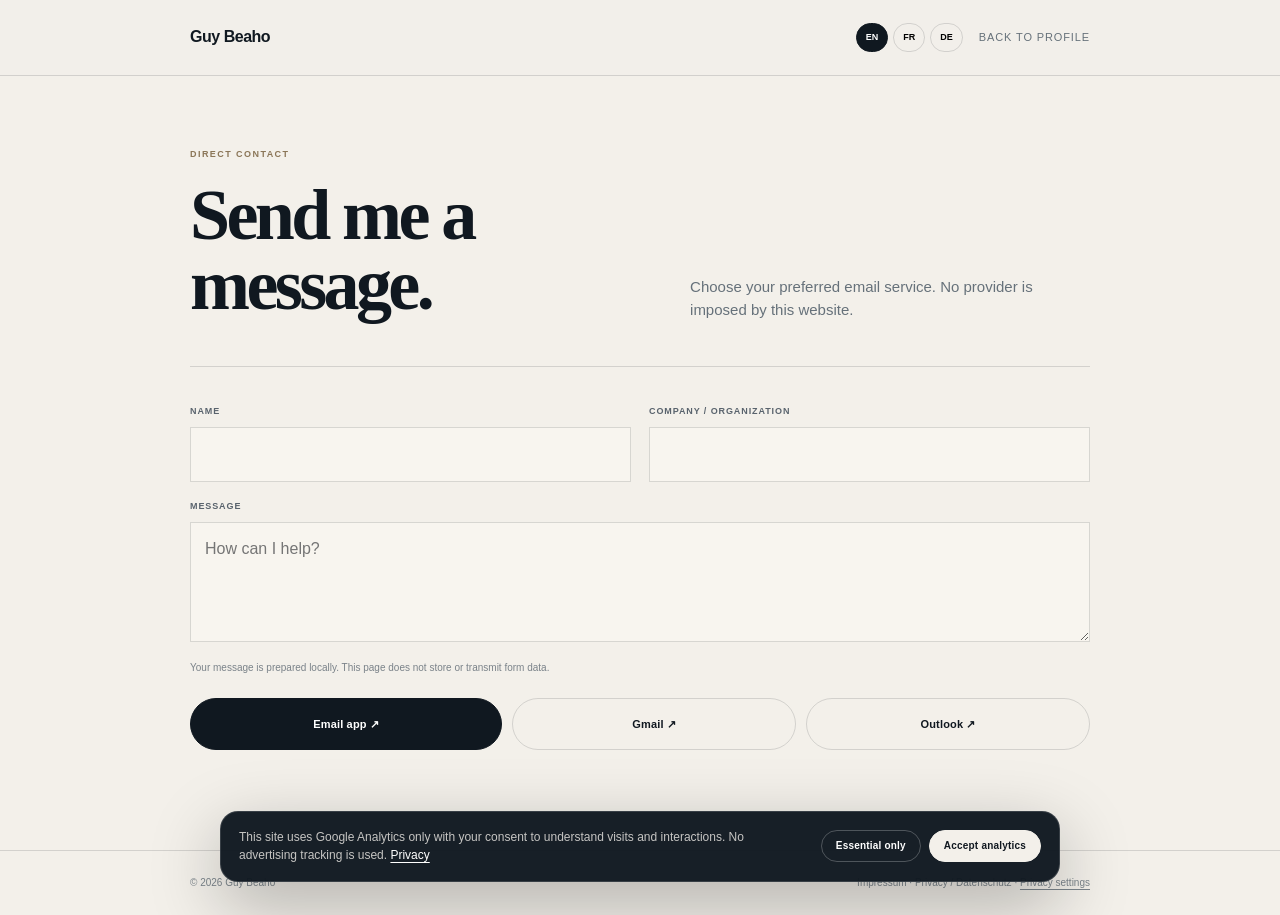
<file: contact.html>
<!doctype html><html lang="en"><head><meta charset="utf-8"><meta name="viewport" content="width=device-width,initial-scale=1"><meta name="robots" content="noindex,follow"><title>Contact — Guy Beaho</title><style>
:root{--ink:#101820;--navy:#172330;--paper:#f3f0ea;--paper2:#e8e2d9;--gold:#c7ad83;--muted:#66717a;--line:rgba(16,24,32,.14)}
*{box-sizing:border-box}html{scroll-behavior:smooth}body{margin:0;background:var(--paper);color:var(--ink);font-family:Inter,Arial,sans-serif;line-height:1.55;-webkit-font-smoothing:antialiased}
a{text-decoration:none;color:inherit}button,input,textarea{font:inherit}.shell{width:min(900px,calc(100% - 40px));margin:auto}
header{height:76px;border-bottom:1px solid var(--line);display:flex;align-items:center;background:rgba(243,240,234,.94)}header .shell{display:flex;align-items:center;justify-content:space-between}.brand{font-weight:800;letter-spacing:-.03em}.back{font-size:11px;color:var(--muted);text-transform:uppercase;letter-spacing:.08em}
main{padding:72px 0 100px}.kicker{font-size:9px;letter-spacing:.16em;text-transform:uppercase;font-weight:850;color:#8b7658}.hero{display:grid;grid-template-columns:1.05fr .95fr;gap:58px;align-items:end;margin-top:18px;padding-bottom:45px;border-bottom:1px solid var(--line)}h1{font:700 clamp(46px,7vw,72px)/.98 Georgia,serif;letter-spacing:-.05em;margin:0}.hero p{margin:0;color:var(--muted);font-size:15px;max-width:43ch}.lang{display:flex;gap:5px}.lang button{border:1px solid var(--line);border-radius:999px;background:transparent;padding:7px 9px;font-size:9px;font-weight:800;cursor:pointer}.lang button.active{background:var(--ink);color:white;border-color:var(--ink)}
.form{display:grid;grid-template-columns:1fr 1fr;gap:18px;margin-top:38px}.field{display:grid;gap:8px}.wide{grid-column:1/-1}.field label{font-size:9px;font-weight:850;letter-spacing:.1em;text-transform:uppercase;color:#59636d}.field input,.field textarea{border:1px solid var(--line);background:#f8f5ef;padding:14px;outline:none}.field input:focus,.field textarea:focus{border-color:#8b7658;box-shadow:0 0 0 3px rgba(139,118,88,.08)}.field textarea{min-height:120px;resize:vertical}.privacy{grid-column:1/-1;color:#7a8289;font-size:10px;line-height:1.55}
.actions{grid-column:1/-1;display:grid;grid-template-columns:1.1fr 1fr 1fr;gap:10px;margin-top:5px}.action{min-height:52px;border-radius:999px;border:1px solid var(--line);display:flex;align-items:center;justify-content:center;padding:0 18px;font-size:11px;font-weight:800;letter-spacing:.015em;cursor:pointer;background:transparent}.action.primary{background:var(--ink);color:white;border-color:var(--ink)}.action:hover{transform:translateY(-1px)}
.note{margin-top:30px;padding:18px 20px;background:var(--paper2);border-left:2px solid var(--gold);color:#5e6870;font-size:12px}.status{display:inline-block;width:7px;height:7px;border-radius:50%;background:var(--gold);margin-right:8px}
footer{border-top:1px solid var(--line);padding:24px 0;color:#7b848b;font-size:10px}.footer-inner{display:flex;justify-content:space-between;gap:20px}
@media(max-width:700px){.hero{grid-template-columns:1fr;gap:18px}.form{grid-template-columns:1fr}.wide,.privacy,.actions{grid-column:auto}.actions{grid-template-columns:1fr}.footer-inner{display:grid}.shell{width:min(100% - 30px,900px)}}
</style></head><body>
<header><div class="shell"><a class="brand" href="index.html">Guy Beaho</a><div style="display:flex;gap:16px;align-items:center"><div class="lang"><button data-lang="en" class="active">EN</button><button data-lang="fr">FR</button><button data-lang="de">DE</button></div><a class="back" href="index.html" data-en="Back to profile" data-fr="Retour au profil" data-de="Zurück zum Profil">Back to profile</a></div></div></header>
<main class="shell"><div class="kicker" data-en="Direct contact" data-fr="Contact direct" data-de="Direkter Kontakt">Direct contact</div><div class="hero"><h1 data-en="Send me a message." data-fr="Écrivez-moi." data-de="Schreiben Sie mir.">Send me a message.</h1><p data-en="Choose your preferred email service. No provider is imposed by this website." data-fr="Choisissez votre service e-mail préféré. Aucun fournisseur ne vous est imposé par ce site." data-de="Wählen Sie Ihren bevorzugten E-Mail-Dienst. Diese Website schreibt keinen Anbieter vor.">Choose your preferred email service. No provider is imposed by this website.</p></div>
<form class="form" id="contactForm"><div class="field"><label for="name" data-en="Name" data-fr="Nom" data-de="Name">Name</label><input id="name" autocomplete="name"></div><div class="field"><label for="company" data-en="Company / organization" data-fr="Entreprise / organisation" data-de="Unternehmen / Organisation">Company / organization</label><input id="company" autocomplete="organization"></div><div class="field wide"><label for="message" data-en="Message" data-fr="Message" data-de="Nachricht">Message</label><textarea id="message" data-en-placeholder="How can I help?" data-fr-placeholder="Comment puis-je vous aider ?" data-de-placeholder="Worum geht es?" placeholder="How can I help?"></textarea></div><div class="privacy" data-en="Your message is prepared locally. This page does not store or transmit form data." data-fr="Votre message est préparé localement. Cette page ne stocke ni ne transmet les données du formulaire." data-de="Ihre Nachricht wird lokal vorbereitet. Diese Seite speichert oder übermittelt keine Formulardaten.">Your message is prepared locally. This page does not store or transmit form data.</div><div class="actions"><a class="action primary" id="mailApp" href="#" data-en="Email app ↗" data-fr="Application e-mail ↗" data-de="E-Mail-Programm ↗">Email app ↗</a><a class="action" id="gmail" href="#" target="_blank" rel="noopener">Gmail ↗</a><a class="action" id="outlook" href="#" target="_blank" rel="noopener">Outlook ↗</a></div></form></main>
<footer><div class="shell footer-inner"><span>© 2026 Guy Beaho</span><span><a href="impressum.html">Impressum</a> · <a href="privacy.html">Privacy / Datenschutz</a> · <button class="analytics-settings-link" data-analytics-settings>Privacy settings</button></span></div></footer>
<script>
let lang='en';const buttons=[...document.querySelectorAll('[data-lang]')];function setLang(next){lang=next;try{localStorage.setItem('gbLang',lang)}catch(e){}document.documentElement.lang=lang;document.querySelectorAll('[data-en]').forEach(el=>{if(el.dataset[lang]!==undefined)el.textContent=el.dataset[lang]});const ta=document.getElementById('message');ta.placeholder=ta.dataset[lang+'Placeholder']||ta.dataset.enPlaceholder;buttons.forEach(b=>b.classList.toggle('active',b.dataset.lang===lang));update();}buttons.forEach(b=>b.addEventListener('click',()=>setLang(b.dataset.lang)));
function update(){const n=document.getElementById('name').value.trim(),c=document.getElementById('company').value.trim(),m=document.getElementById('message').value.trim();const s={en:'Contact via guybeaho.com',fr:'Contact via guybeaho.com',de:'Kontakt über guybeaho.com'}[lang];const body=`${n?`Name: ${n}
`:''}${c?`Company: ${c}
`:''}${m?`
${m}`:''}`;document.getElementById('mailApp').href=`mailto:contact@guybeaho.com?subject=${encodeURIComponent(s)}&body=${encodeURIComponent(body)}`;document.getElementById('gmail').href=`https://mail.google.com/mail/?view=cm&fs=1&to=contact@guybeaho.com&su=${encodeURIComponent(s)}&body=${encodeURIComponent(body)}`;document.getElementById('outlook').href=`https://outlook.office.com/mail/deeplink/compose?to=contact@guybeaho.com&subject=${encodeURIComponent(s)}&body=${encodeURIComponent(body)}`;}document.querySelectorAll('input,textarea').forEach(el=>el.addEventListener('input',update));let initialLang='en';try{const s=localStorage.getItem('gbLang');if(['en','fr','de'].includes(s))initialLang=s}catch(e){}setLang(initialLang);
</script><script src="analytics.js" defer></script>
</body></html>
</file>
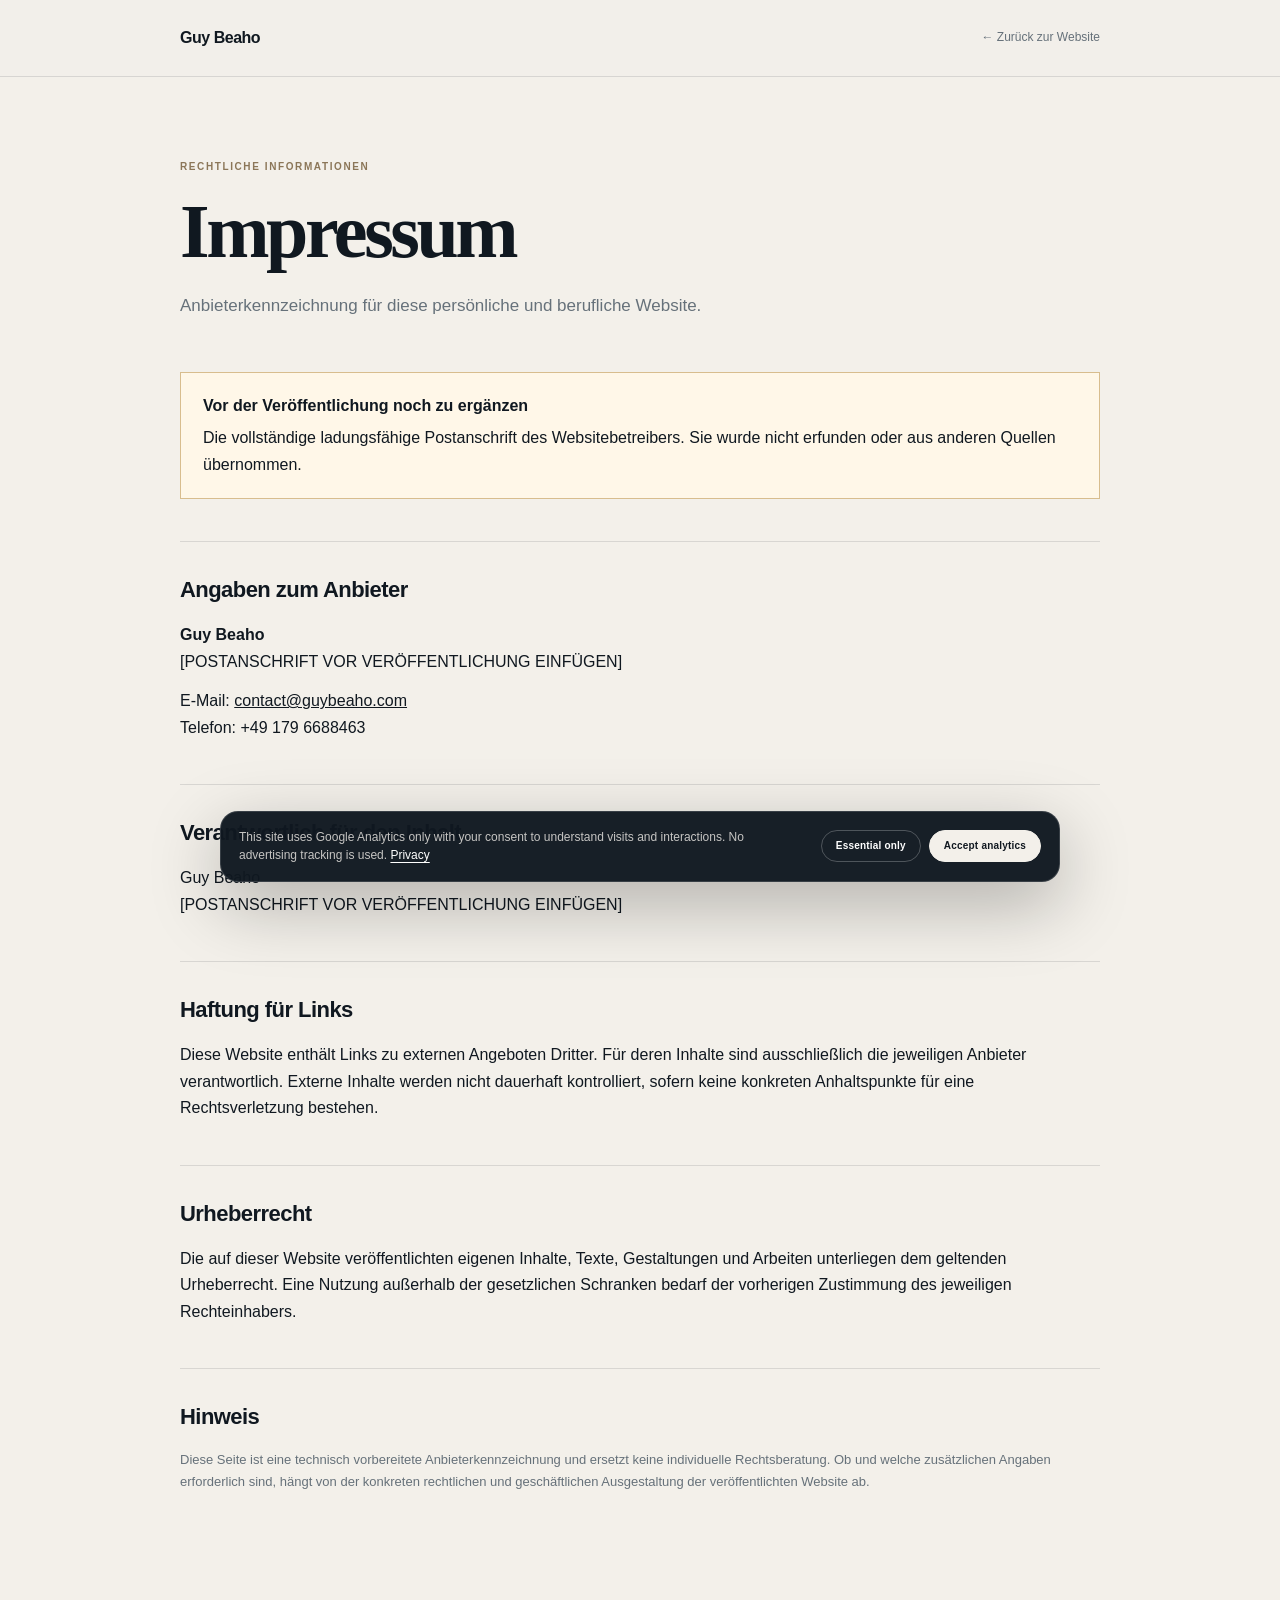
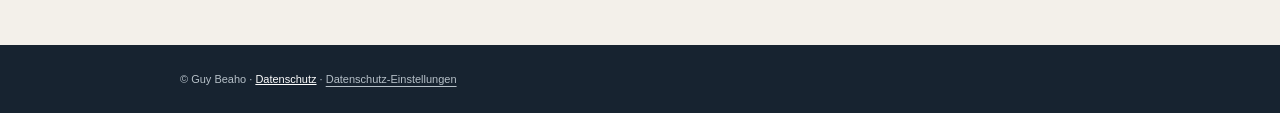
<file: impressum.html>
<!doctype html>
<html lang="de">
<head>
<meta charset="utf-8"><meta name="viewport" content="width=device-width,initial-scale=1">
<meta name="robots" content="noindex,follow">
<title>Impressum — Guy Beaho</title>
<style>
:root{--ink:#101820;--navy:#172330;--paper:#f3f0ea;--stone:#ddd6cc;--gold:#c7ad83;--muted:#66717a}
*{box-sizing:border-box} html{scroll-behavior:smooth}
body{margin:0;background:var(--paper);color:var(--ink);font-family:Inter,Arial,sans-serif;line-height:1.65}
a{color:inherit}.shell{width:min(920px,calc(100% - 40px));margin:auto}
header{border-bottom:1px solid rgba(16,24,32,.12);background:rgba(243,240,234,.94)}
header .shell{height:76px;display:flex;align-items:center;justify-content:space-between}
.brand{text-decoration:none;font-weight:800;letter-spacing:-.03em}.back{font-size:12px;text-decoration:none;color:var(--muted)}
main{padding:82px 0 110px}.kicker{font-size:10px;letter-spacing:.16em;text-transform:uppercase;color:#8b7658;font-weight:800}
h1{font:700 clamp(46px,7vw,76px)/.98 Georgia,serif;letter-spacing:-.045em;margin:18px 0 24px}
.lede{font-size:17px;color:var(--muted);max-width:700px;margin-bottom:52px}
section{padding:30px 0;border-top:1px solid rgba(16,24,32,.12)}
h2{font-size:22px;letter-spacing:-.025em;margin:0 0 14px}p{margin:0 0 13px}
.notice{padding:20px 22px;background:#fff7e8;border:1px solid #d8bd8e;margin:0 0 42px}
.notice strong{display:block;margin-bottom:6px}.meta{color:var(--muted);font-size:13px}
footer{background:var(--navy);color:#b6c0c8;padding:25px 0;font-size:11px}
footer a{color:white}
</style>
</head>
<body>
<header><div class="shell"><a class="brand" href="index.html">Guy Beaho</a><a class="back" href="index.html">← Zurück zur Website</a></div></header>
<main class="shell">
<div class="kicker">Rechtliche Informationen</div>
<h1>Impressum</h1>
<p class="lede">Anbieterkennzeichnung für diese persönliche und berufliche Website.</p>

<div class="notice">
<strong>Vor der Veröffentlichung noch zu ergänzen</strong>
Die vollständige ladungsfähige Postanschrift des Websitebetreibers. Sie wurde nicht erfunden oder aus anderen Quellen übernommen.
</div>

<section>
<h2>Angaben zum Anbieter</h2>
<p><strong>Guy Beaho</strong><br>
[POSTANSCHRIFT VOR VERÖFFENTLICHUNG EINFÜGEN]</p>
<p>E-Mail: <a href="mailto:contact@guybeaho.com">contact@guybeaho.com</a><br>
Telefon: +49 179 6688463</p>
</section>

<section>
<h2>Verantwortlich für den Inhalt</h2>
<p>Guy Beaho<br>[POSTANSCHRIFT VOR VERÖFFENTLICHUNG EINFÜGEN]</p>
</section>

<section>
<h2>Haftung für Links</h2>
<p>Diese Website enthält Links zu externen Angeboten Dritter. Für deren Inhalte sind ausschließlich die jeweiligen Anbieter verantwortlich. Externe Inhalte werden nicht dauerhaft kontrolliert, sofern keine konkreten Anhaltspunkte für eine Rechtsverletzung bestehen.</p>
</section>

<section>
<h2>Urheberrecht</h2>
<p>Die auf dieser Website veröffentlichten eigenen Inhalte, Texte, Gestaltungen und Arbeiten unterliegen dem geltenden Urheberrecht. Eine Nutzung außerhalb der gesetzlichen Schranken bedarf der vorherigen Zustimmung des jeweiligen Rechteinhabers.</p>
</section>

<section>
<h2>Hinweis</h2>
<p class="meta">Diese Seite ist eine technisch vorbereitete Anbieterkennzeichnung und ersetzt keine individuelle Rechtsberatung. Ob und welche zusätzlichen Angaben erforderlich sind, hängt von der konkreten rechtlichen und geschäftlichen Ausgestaltung der veröffentlichten Website ab.</p>
</section>
</main>
<footer><div class="shell">© Guy Beaho · <a href="privacy.html">Datenschutz</a> · <button class="analytics-settings-link" data-analytics-settings>Datenschutz-Einstellungen</button></div></footer>
<script src="analytics.js" defer></script>
</body></html>
</file>
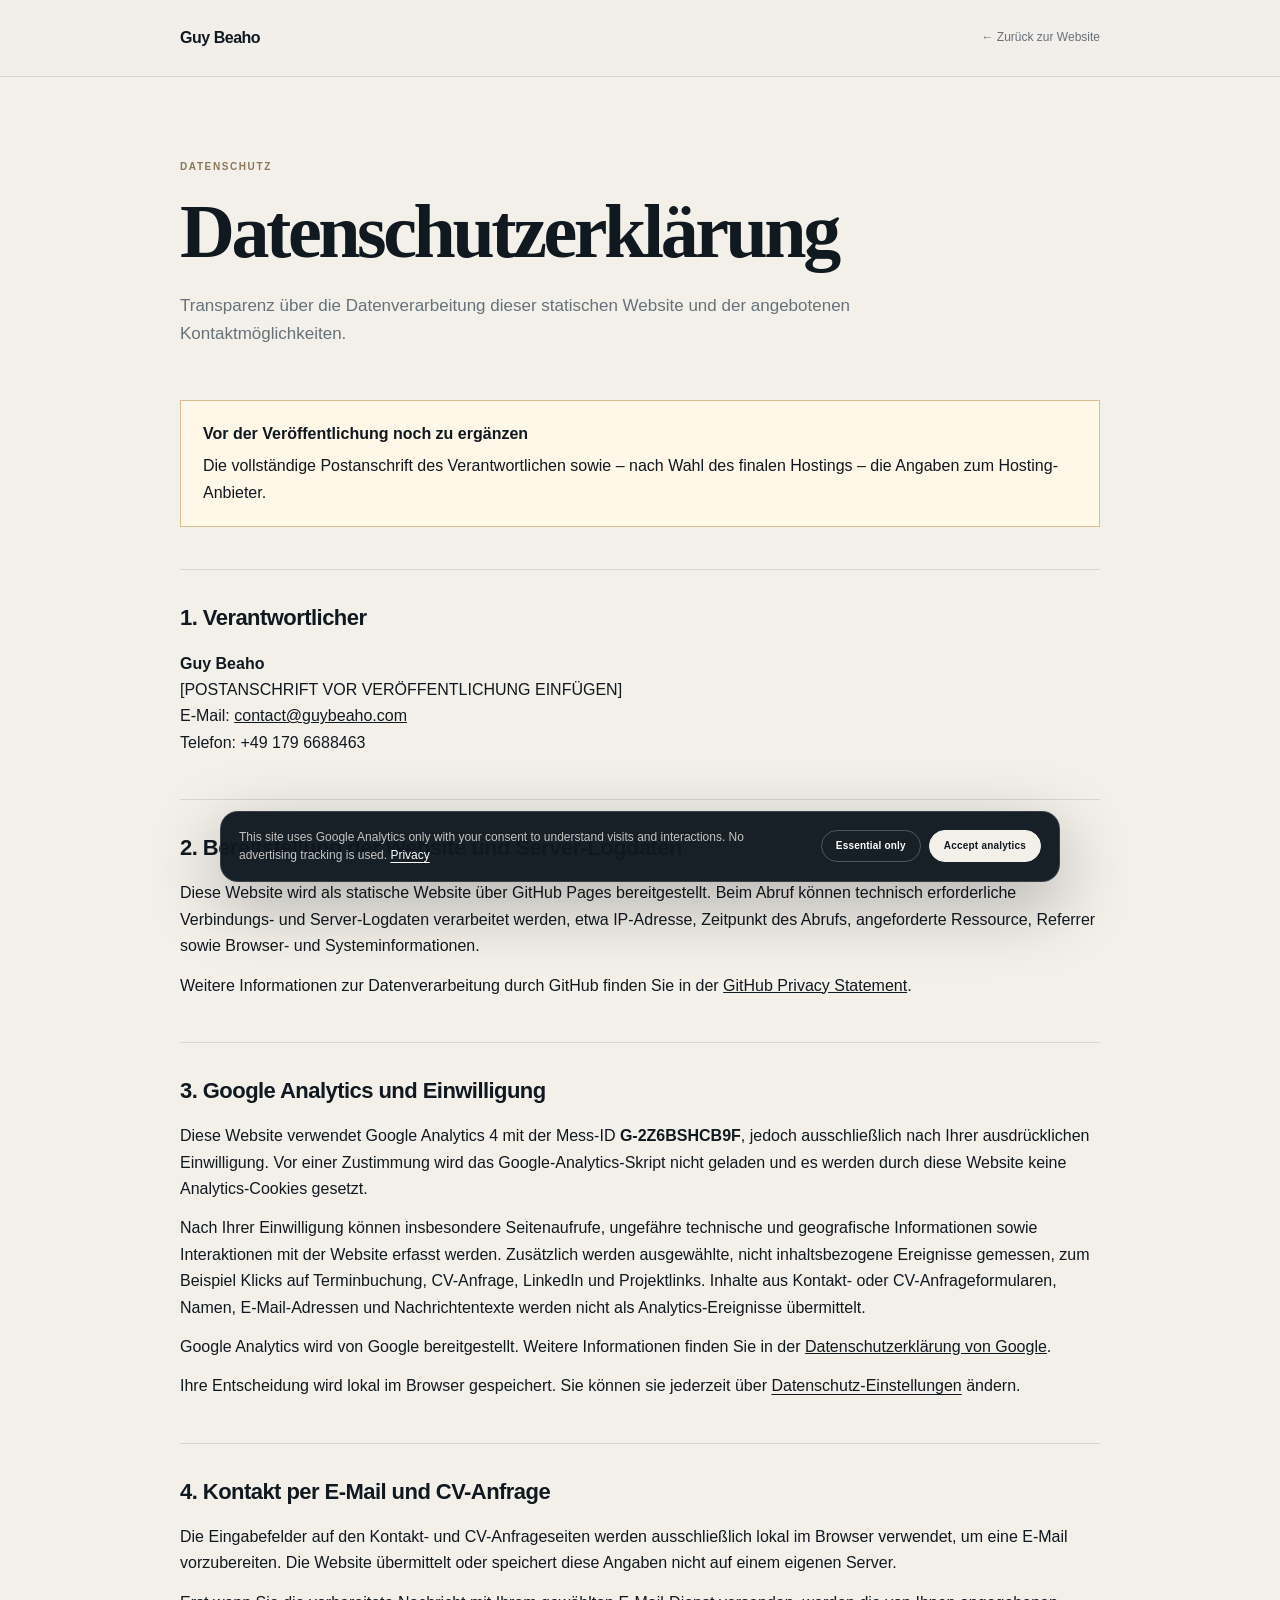
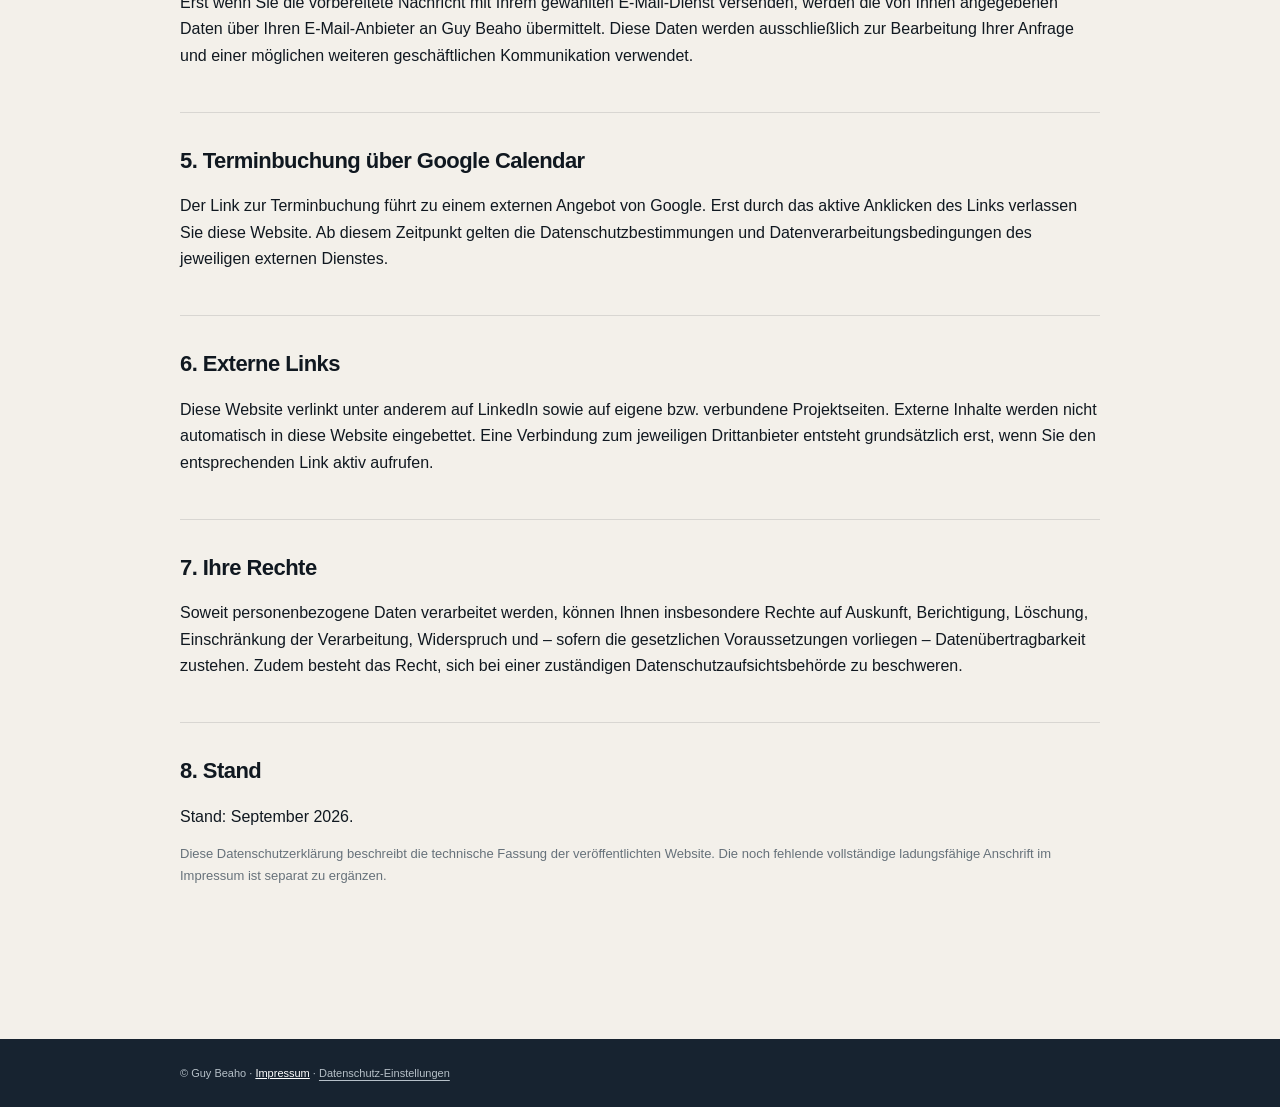
<file: privacy.html>
<!doctype html>
<html lang="de">
<head>
<meta charset="utf-8"><meta name="viewport" content="width=device-width,initial-scale=1">
<meta name="robots" content="noindex,follow">
<title>Datenschutz — Guy Beaho</title>
<style>
:root{--ink:#101820;--navy:#172330;--paper:#f3f0ea;--stone:#ddd6cc;--gold:#c7ad83;--muted:#66717a}
*{box-sizing:border-box} html{scroll-behavior:smooth}
body{margin:0;background:var(--paper);color:var(--ink);font-family:Inter,Arial,sans-serif;line-height:1.65}
a{color:inherit}.shell{width:min(920px,calc(100% - 40px));margin:auto}
header{border-bottom:1px solid rgba(16,24,32,.12);background:rgba(243,240,234,.94)}
header .shell{height:76px;display:flex;align-items:center;justify-content:space-between}
.brand{text-decoration:none;font-weight:800;letter-spacing:-.03em}.back{font-size:12px;text-decoration:none;color:var(--muted)}
main{padding:82px 0 110px}.kicker{font-size:10px;letter-spacing:.16em;text-transform:uppercase;color:#8b7658;font-weight:800}
h1{font:700 clamp(46px,7vw,76px)/.98 Georgia,serif;letter-spacing:-.045em;margin:18px 0 24px}
.lede{font-size:17px;color:var(--muted);max-width:700px;margin-bottom:52px}
section{padding:30px 0;border-top:1px solid rgba(16,24,32,.12)}
h2{font-size:22px;letter-spacing:-.025em;margin:0 0 14px}p{margin:0 0 13px}
.notice{padding:20px 22px;background:#fff7e8;border:1px solid #d8bd8e;margin:0 0 42px}
.notice strong{display:block;margin-bottom:6px}.meta{color:var(--muted);font-size:13px}
footer{background:var(--navy);color:#b6c0c8;padding:25px 0;font-size:11px}
footer a{color:white}
</style>
</head>
<body>
<header><div class="shell"><a class="brand" href="index.html">Guy Beaho</a><a class="back" href="index.html">← Zurück zur Website</a></div></header>
<main class="shell">
<div class="kicker">Datenschutz</div>
<h1>Datenschutzerklärung</h1>
<p class="lede">Transparenz über die Datenverarbeitung dieser statischen Website und der angebotenen Kontaktmöglichkeiten.</p>

<div class="notice">
<strong>Vor der Veröffentlichung noch zu ergänzen</strong>
Die vollständige Postanschrift des Verantwortlichen sowie – nach Wahl des finalen Hostings – die Angaben zum Hosting-Anbieter.
</div>

<section>
<h2>1. Verantwortlicher</h2>
<p><strong>Guy Beaho</strong><br>
[POSTANSCHRIFT VOR VERÖFFENTLICHUNG EINFÜGEN]<br>
E-Mail: <a href="mailto:contact@guybeaho.com">contact@guybeaho.com</a><br>
Telefon: +49 179 6688463</p>
</section>

<section>
<h2>2. Bereitstellung der Website und Server-Logdaten</h2>
<p>Diese Website wird als statische Website über GitHub Pages bereitgestellt. Beim Abruf können technisch erforderliche Verbindungs- und Server-Logdaten verarbeitet werden, etwa IP-Adresse, Zeitpunkt des Abrufs, angeforderte Ressource, Referrer sowie Browser- und Systeminformationen.</p>
<p>Weitere Informationen zur Datenverarbeitung durch GitHub finden Sie in der <a href="https://docs.github.com/en/site-policy/privacy-policies/github-general-privacy-statement" rel="noopener" target="_blank">GitHub Privacy Statement</a>.</p>
</section>

<section>
<h2>3. Google Analytics und Einwilligung</h2>
<p>Diese Website verwendet Google Analytics 4 mit der Mess-ID <strong>G-2Z6BSHCB9F</strong>, jedoch ausschließlich nach Ihrer ausdrücklichen Einwilligung. Vor einer Zustimmung wird das Google-Analytics-Skript nicht geladen und es werden durch diese Website keine Analytics-Cookies gesetzt.</p>
<p>Nach Ihrer Einwilligung können insbesondere Seitenaufrufe, ungefähre technische und geografische Informationen sowie Interaktionen mit der Website erfasst werden. Zusätzlich werden ausgewählte, nicht inhaltsbezogene Ereignisse gemessen, zum Beispiel Klicks auf Terminbuchung, CV-Anfrage, LinkedIn und Projektlinks. Inhalte aus Kontakt- oder CV-Anfrageformularen, Namen, E-Mail-Adressen und Nachrichtentexte werden nicht als Analytics-Ereignisse übermittelt.</p>
<p>Google Analytics wird von Google bereitgestellt. Weitere Informationen finden Sie in der <a href="https://policies.google.com/privacy" rel="noopener" target="_blank">Datenschutzerklärung von Google</a>.</p>
<p>Ihre Entscheidung wird lokal im Browser gespeichert. Sie können sie jederzeit über <button class="analytics-settings-link" data-analytics-settings>Datenschutz-Einstellungen</button> ändern.</p>
</section>

<section>
<h2>4. Kontakt per E-Mail und CV-Anfrage</h2>
<p>Die Eingabefelder auf den Kontakt- und CV-Anfrageseiten werden ausschließlich lokal im Browser verwendet, um eine E-Mail vorzubereiten. Die Website übermittelt oder speichert diese Angaben nicht auf einem eigenen Server.</p>
<p>Erst wenn Sie die vorbereitete Nachricht mit Ihrem gewählten E-Mail-Dienst versenden, werden die von Ihnen angegebenen Daten über Ihren E-Mail-Anbieter an Guy Beaho übermittelt. Diese Daten werden ausschließlich zur Bearbeitung Ihrer Anfrage und einer möglichen weiteren geschäftlichen Kommunikation verwendet.</p>
</section>

<section>
<h2>5. Terminbuchung über Google Calendar</h2>
<p>Der Link zur Terminbuchung führt zu einem externen Angebot von Google. Erst durch das aktive Anklicken des Links verlassen Sie diese Website. Ab diesem Zeitpunkt gelten die Datenschutzbestimmungen und Datenverarbeitungsbedingungen des jeweiligen externen Dienstes.</p>
</section>

<section>
<h2>6. Externe Links</h2>
<p>Diese Website verlinkt unter anderem auf LinkedIn sowie auf eigene bzw. verbundene Projektseiten. Externe Inhalte werden nicht automatisch in diese Website eingebettet. Eine Verbindung zum jeweiligen Drittanbieter entsteht grundsätzlich erst, wenn Sie den entsprechenden Link aktiv aufrufen.</p>
</section>

<section>
<h2>7. Ihre Rechte</h2>
<p>Soweit personenbezogene Daten verarbeitet werden, können Ihnen insbesondere Rechte auf Auskunft, Berichtigung, Löschung, Einschränkung der Verarbeitung, Widerspruch und – sofern die gesetzlichen Voraussetzungen vorliegen – Datenübertragbarkeit zustehen. Zudem besteht das Recht, sich bei einer zuständigen Datenschutzaufsichtsbehörde zu beschweren.</p>
</section>

<section>
<h2>8. Stand</h2>
<p>Stand: September 2026.</p>
<p class="meta">Diese Datenschutzerklärung beschreibt die technische Fassung der veröffentlichten Website. Die noch fehlende vollständige ladungsfähige Anschrift im Impressum ist separat zu ergänzen.</p>
</section>
</main>
<footer><div class="shell">© Guy Beaho · <a href="impressum.html">Impressum</a> · <button class="analytics-settings-link" data-analytics-settings>Datenschutz-Einstellungen</button></div></footer>
<script src="analytics.js" defer></script>
</body></html>
</file>
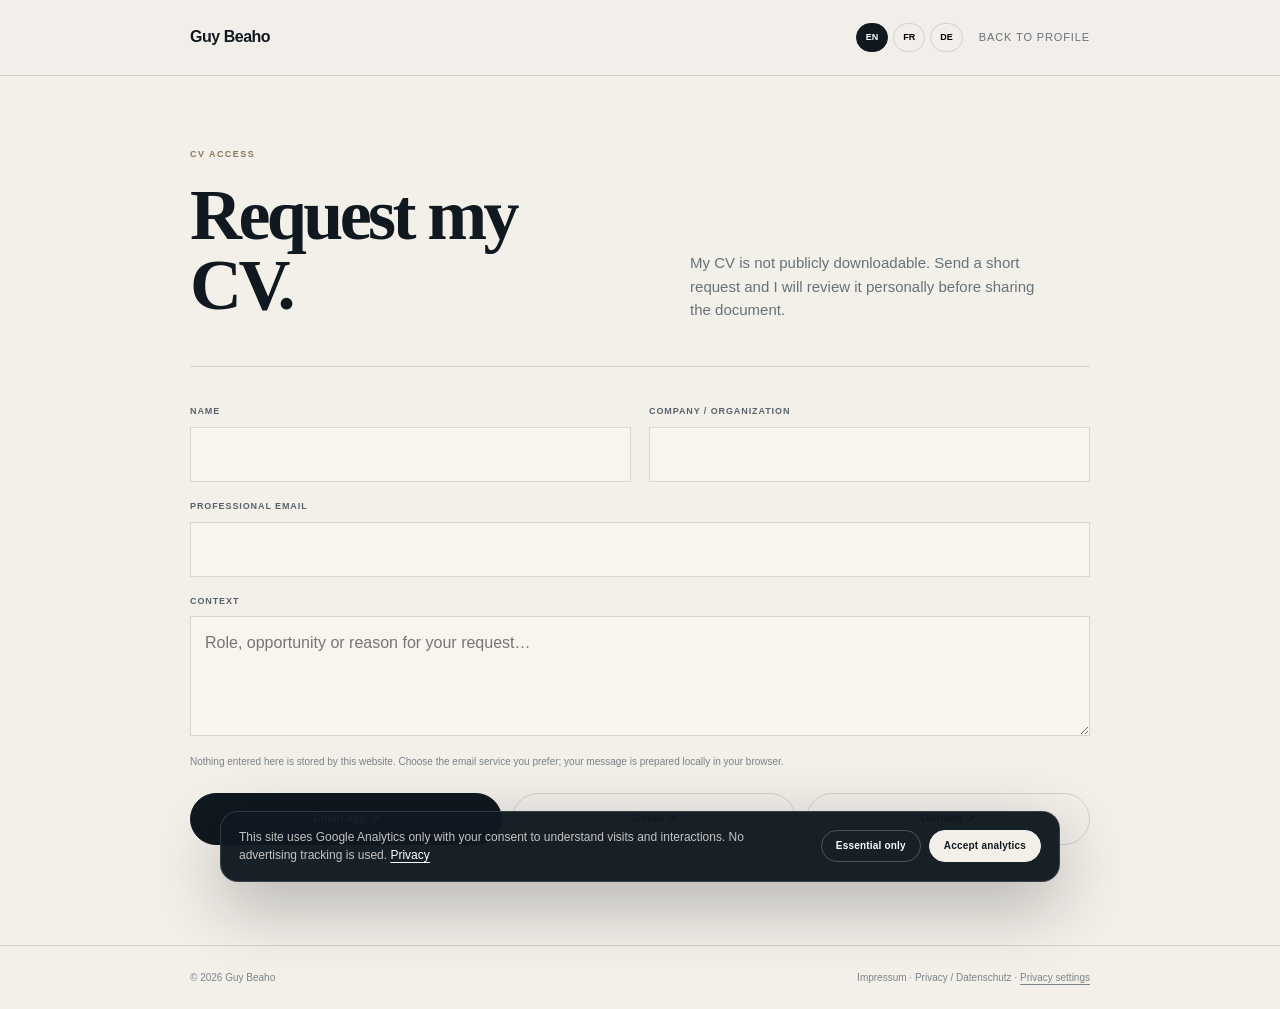
<file: request-cv.html>
<!DOCTYPE html>
<html lang="en"><head><meta charset="utf-8"/><meta content="width=device-width,initial-scale=1" name="viewport"/><meta content="noindex,follow" name="robots"/><title>Request CV — Guy Beaho</title><style>
:root{--ink:#101820;--navy:#172330;--paper:#f3f0ea;--paper2:#e8e2d9;--gold:#c7ad83;--muted:#66717a;--line:rgba(16,24,32,.14)}
*{box-sizing:border-box}html{scroll-behavior:smooth}body{margin:0;background:var(--paper);color:var(--ink);font-family:Inter,Arial,sans-serif;line-height:1.55;-webkit-font-smoothing:antialiased}
a{text-decoration:none;color:inherit}button,input,textarea{font:inherit}.shell{width:min(900px,calc(100% - 40px));margin:auto}
header{height:76px;border-bottom:1px solid var(--line);display:flex;align-items:center;background:rgba(243,240,234,.94)}header .shell{display:flex;align-items:center;justify-content:space-between}.brand{font-weight:800;letter-spacing:-.03em}.back{font-size:11px;color:var(--muted);text-transform:uppercase;letter-spacing:.08em}
main{padding:72px 0 100px}.kicker{font-size:9px;letter-spacing:.16em;text-transform:uppercase;font-weight:850;color:#8b7658}.hero{display:grid;grid-template-columns:1.05fr .95fr;gap:58px;align-items:end;margin-top:18px;padding-bottom:45px;border-bottom:1px solid var(--line)}h1{font:700 clamp(46px,7vw,72px)/.98 Georgia,serif;letter-spacing:-.05em;margin:0}.hero p{margin:0;color:var(--muted);font-size:15px;max-width:43ch}.lang{display:flex;gap:5px}.lang button{border:1px solid var(--line);border-radius:999px;background:transparent;padding:7px 9px;font-size:9px;font-weight:800;cursor:pointer}.lang button.active{background:var(--ink);color:white;border-color:var(--ink)}
.form{display:grid;grid-template-columns:1fr 1fr;gap:18px;margin-top:38px}.field{display:grid;gap:8px}.wide{grid-column:1/-1}.field label{font-size:9px;font-weight:850;letter-spacing:.1em;text-transform:uppercase;color:#59636d}.field input,.field textarea{border:1px solid var(--line);background:#f8f5ef;padding:14px;outline:none}.field input:focus,.field textarea:focus{border-color:#8b7658;box-shadow:0 0 0 3px rgba(139,118,88,.08)}.field textarea{min-height:120px;resize:vertical}.privacy{grid-column:1/-1;color:#7a8289;font-size:10px;line-height:1.55}
.actions{grid-column:1/-1;display:grid;grid-template-columns:1.1fr 1fr 1fr;gap:10px;margin-top:5px}.action{min-height:52px;border-radius:999px;border:1px solid var(--line);display:flex;align-items:center;justify-content:center;padding:0 18px;font-size:11px;font-weight:800;letter-spacing:.015em;cursor:pointer;background:transparent}.action.primary{background:var(--ink);color:white;border-color:var(--ink)}.action:hover{transform:translateY(-1px)}
.note{margin-top:30px;padding:18px 20px;background:var(--paper2);border-left:2px solid var(--gold);color:#5e6870;font-size:12px}.status{display:inline-block;width:7px;height:7px;border-radius:50%;background:var(--gold);margin-right:8px}
footer{border-top:1px solid var(--line);padding:24px 0;color:#7b848b;font-size:10px}.footer-inner{display:flex;justify-content:space-between;gap:20px}
@media(max-width:700px){.hero{grid-template-columns:1fr;gap:18px}.form{grid-template-columns:1fr}.wide,.privacy,.actions{grid-column:auto}.actions{grid-template-columns:1fr}.footer-inner{display:grid}.shell{width:min(100% - 30px,900px)}}
</style></head><body>
<header><div class="shell"><a class="brand" href="index.html">Guy Beaho</a><div style="display:flex;gap:16px;align-items:center"><div class="lang"><button class="active" data-lang="en">EN</button><button data-lang="fr">FR</button><button data-lang="de">DE</button></div><a class="back" data-de="Zurück zum Profil" data-en="Back to profile" data-fr="Retour au profil" href="index.html">Back to profile</a></div></div></header>
<main class="shell"><div class="kicker" data-de="CV-Anfrage" data-en="CV access" data-fr="Accès au CV">CV access</div><div class="hero"><h1 data-de="CV anfordern." data-en="Request my CV." data-fr="Demander mon CV.">Request my CV.</h1><p data-de="Mein CV steht nicht öffentlich zum Download bereit. Senden Sie eine kurze Anfrage; ich prüfe sie persönlich, bevor ich das Dokument freigebe." data-en="My CV is not publicly downloadable. Send a short request and I will review it personally before sharing the document." data-fr="Mon CV n’est pas disponible en téléchargement public. Envoyez une courte demande ; je l’examinerai personnellement avant de partager le document.">My CV is not publicly downloadable. Send a short request and I will review it personally before sharing the document.</p></div>
<form class="form" id="requestForm">
<div class="field"><label data-de="Name" data-en="Name" data-fr="Nom" for="name">Name</label><input autocomplete="name" id="name" required=""/></div>
<div class="field"><label data-de="Unternehmen / Organisation" data-en="Company / organization" data-fr="Entreprise / organisation" for="company">Company / organization</label><input autocomplete="organization" id="company"/></div>
<div class="field wide"><label data-de="Geschäftliche E-Mail" data-en="Professional email" data-fr="E-mail professionnel" for="email">Professional email</label><input autocomplete="email" id="email" required="" type="email"/></div>
<div class="field wide"><label data-de="Anlass" data-en="Context" data-fr="Contexte" for="message">Context</label><textarea data-de-placeholder="Position, Gelegenheit oder Grund Ihrer Anfrage…" data-en-placeholder="Role, opportunity or reason for your request…" data-fr-placeholder="Poste, opportunité ou motif de votre demande…" id="message" placeholder="Role, opportunity or reason for your request…"></textarea></div>
<div class="privacy" data-de="Auf dieser Website werden keine eingegebenen Daten gespeichert. Wählen Sie Ihren bevorzugten E-Mail-Dienst; die Nachricht wird lokal in Ihrem Browser vorbereitet." data-en="Nothing entered here is stored by this website. Choose the email service you prefer; your message is prepared locally in your browser." data-fr="Aucune donnée saisie ici n’est stockée par ce site. Choisissez le service e-mail de votre choix ; le message est préparé localement dans votre navigateur.">Nothing entered here is stored by this website. Choose the email service you prefer; your message is prepared locally in your browser.</div>
<div class="actions"><a class="action primary" data-de="E-Mail-Programm ↗" data-en="Email app ↗" data-fr="Application e-mail ↗" href="#" id="mailApp">Email app ↗</a><a class="action" href="#" id="gmail" rel="noopener" target="_blank">Gmail ↗</a><a class="action" href="#" id="outlook" rel="noopener" target="_blank">Outlook ↗</a></div>
</form></main>
<footer><div class="shell footer-inner"><span>© 2026 Guy Beaho</span><span><a href="impressum.html">Impressum</a> · <a href="privacy.html">Privacy / Datenschutz</a> · <button class="analytics-settings-link" data-analytics-settings="">Privacy settings</button></span></div></footer>
<script>
let lang='en'; const buttons=[...document.querySelectorAll('[data-lang]')];
function setLang(next){lang=next;try{localStorage.setItem('gbLang',lang)}catch(e){}document.documentElement.lang=lang;document.querySelectorAll('[data-en]').forEach(el=>{if(el.dataset[lang]!==undefined)el.textContent=el.dataset[lang]});const ta=document.getElementById('message');ta.placeholder=ta.dataset[lang+'Placeholder']||ta.dataset.enPlaceholder;buttons.forEach(b=>b.classList.toggle('active',b.dataset.lang===lang));update();}
buttons.forEach(b=>b.addEventListener('click',()=>setLang(b.dataset.lang)));
function payload(){const n=document.getElementById('name').value.trim(),c=document.getElementById('company').value.trim(),e=document.getElementById('email').value.trim(),m=document.getElementById('message').value.trim();const s={en:'CV Request — Guy Beaho',fr:'Demande de CV — Guy Beaho',de:'CV-Anfrage — Guy Beaho'}[lang];const L={en:['Name','Company / organization','Email','Context'],fr:['Nom','Entreprise / organisation','E-mail','Contexte'],de:['Name','Unternehmen / Organisation','E-Mail','Anlass']}[lang];const body=`${L[0]}: ${n}
${L[1]}: ${c||'—'}
${L[2]}: ${e}

${L[3]}:
${m||'—'}`;return{s,body}}
function update(){const{s,body}=payload();document.getElementById('mailApp').href=`mailto:contact@guybeaho.com?subject=${encodeURIComponent(s)}&body=${encodeURIComponent(body)}`;document.getElementById('gmail').href=`https://mail.google.com/mail/?view=cm&fs=1&to=contact@guybeaho.com&su=${encodeURIComponent(s)}&body=${encodeURIComponent(body)}`;document.getElementById('outlook').href=`https://outlook.office.com/mail/deeplink/compose?to=contact@guybeaho.com&subject=${encodeURIComponent(s)}&body=${encodeURIComponent(body)}`;}
document.querySelectorAll('input,textarea').forEach(el=>el.addEventListener('input',update));document.querySelectorAll('.actions a').forEach(a=>a.addEventListener('click',e=>{if(!document.getElementById('requestForm').reportValidity())e.preventDefault()}));let initialLang='en';try{const s=localStorage.getItem('gbLang');if(['en','fr','de'].includes(s))initialLang=s}catch(e){}setLang(initialLang);
</script><script defer="" src="analytics.js"></script>
</body></html>
</file>
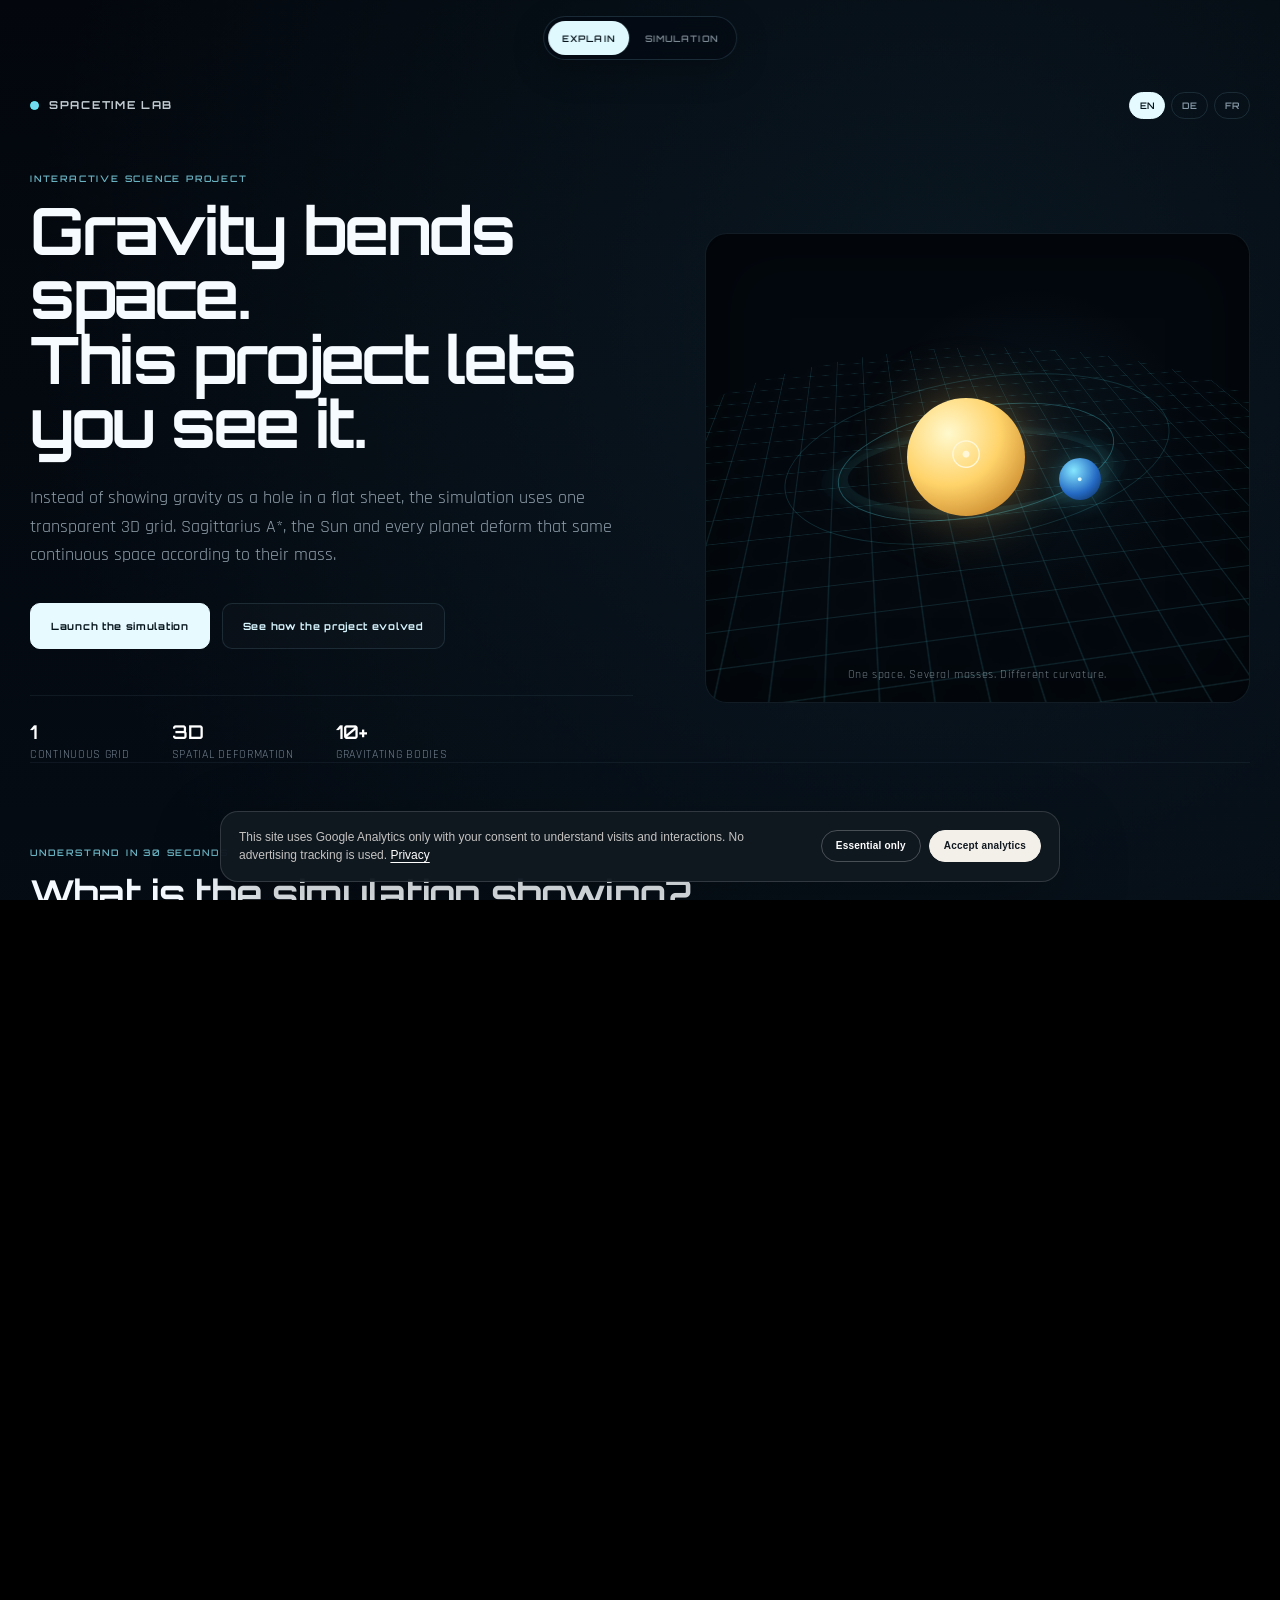
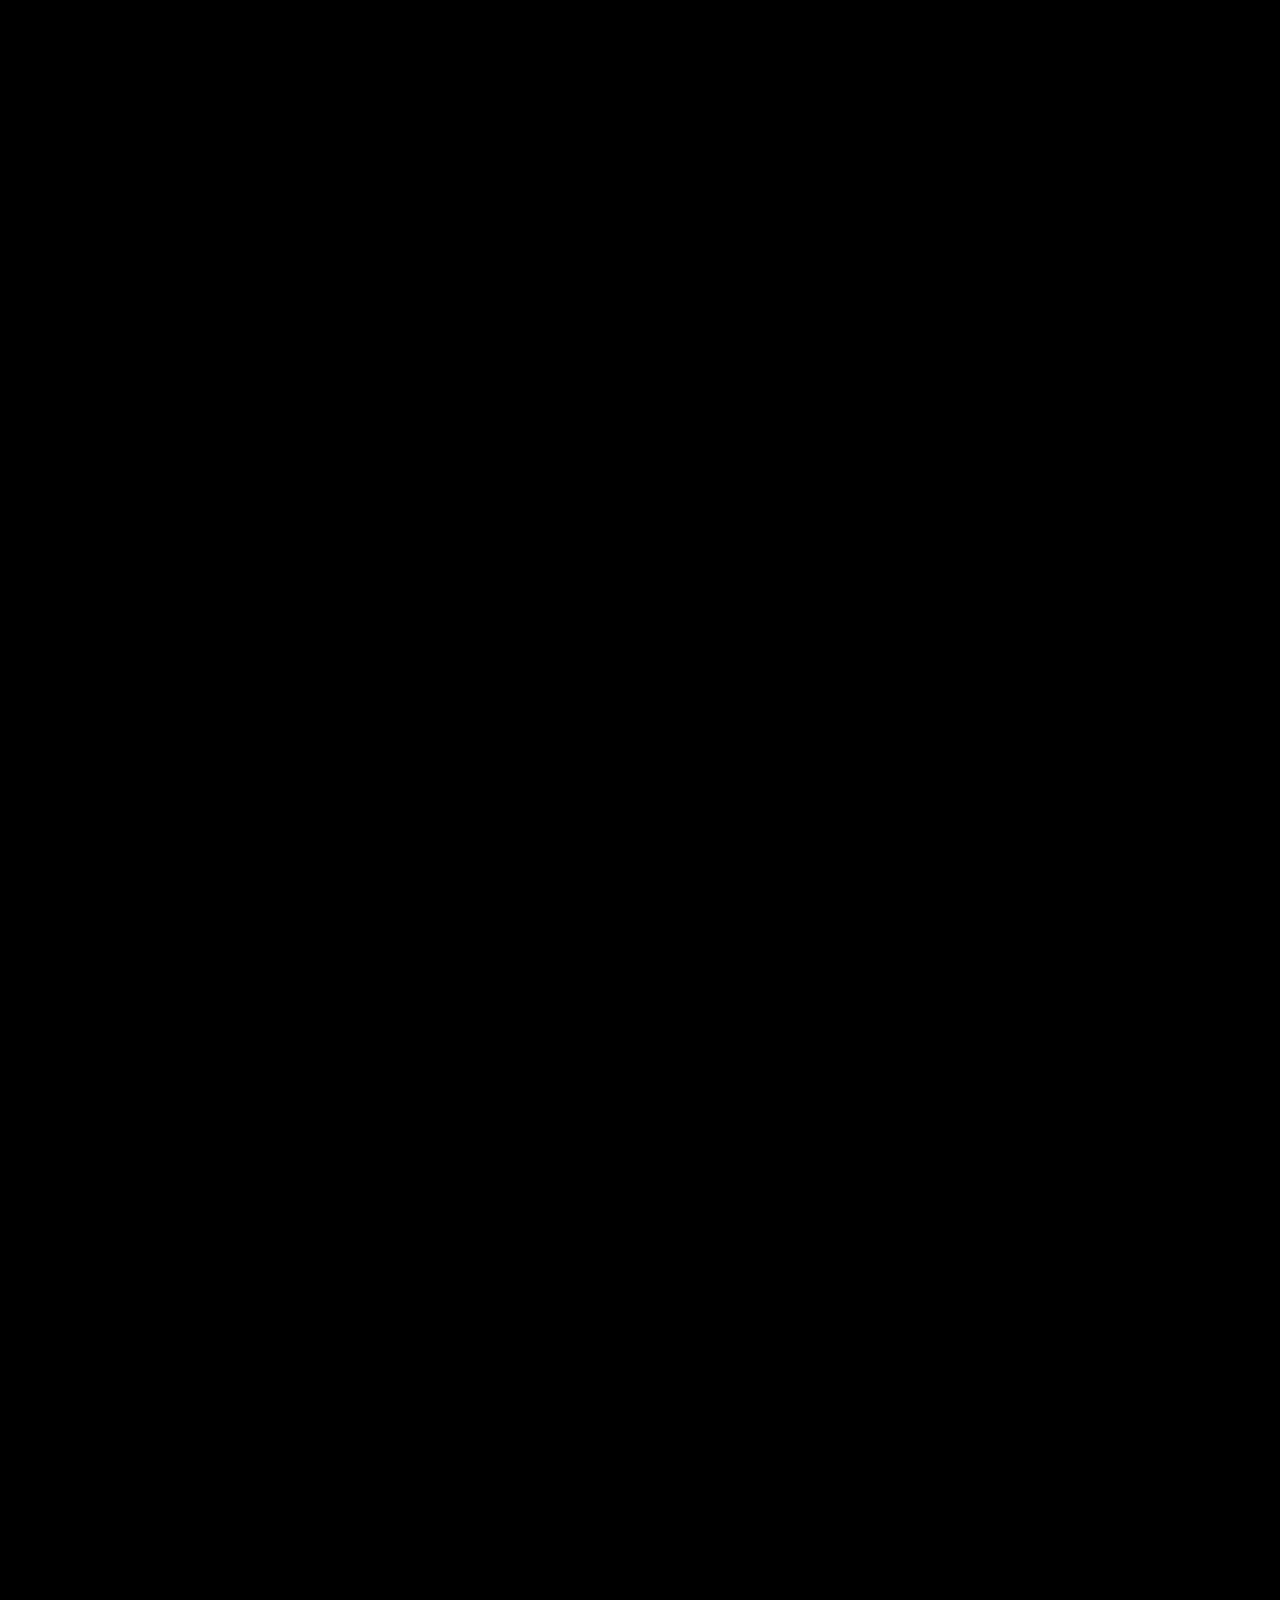
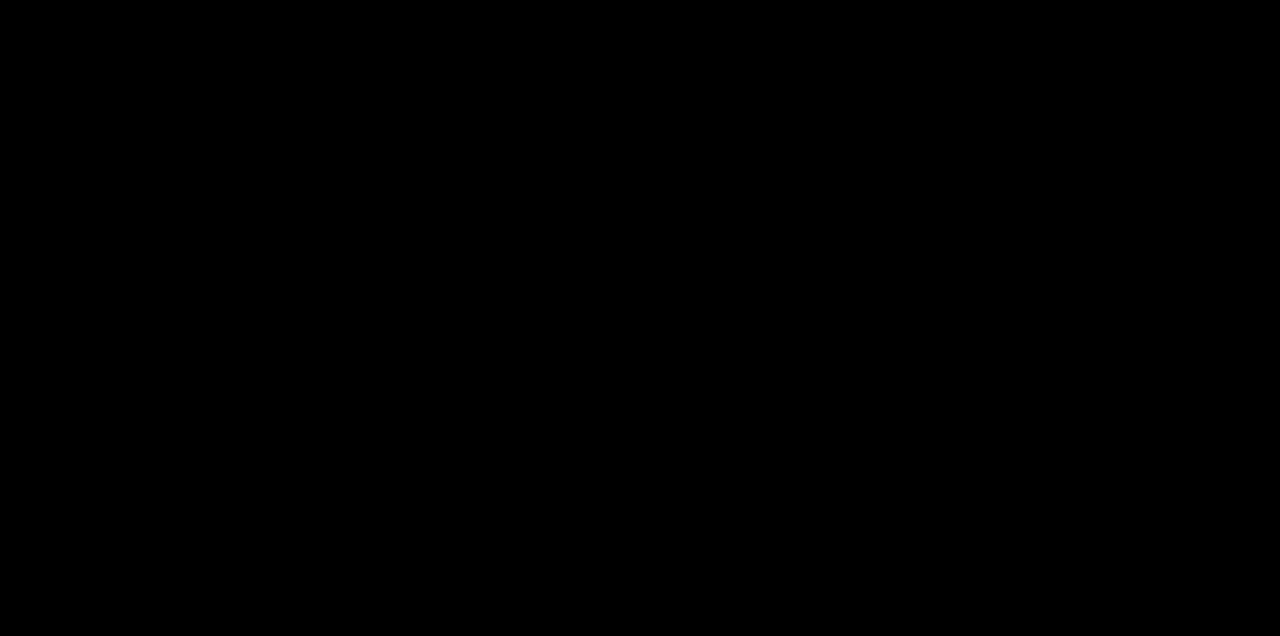
<file: assets/milky-way-simulation.html>
<!doctype html><html><head><meta charset="utf-8"><meta http-equiv="refresh" content="0; url=../spacetime-lab.html"><link rel="canonical" href="https://guybeaho.com/spacetime-lab.html"><title>Spacetime Lab</title></head><body><p><a href="../spacetime-lab.html">Open Spacetime Lab</a></p></body></html>
</file>
<file: styles.css>
:root{
  --ink:#101820;
  --navy:#172330;
  --navy-2:#202f3d;
  --paper:#f3f0ea;
  --paper-2:#e9e4dc;
  --stone:#d8d0c4;
  --champagne:#c7ad83;
  --champagne-soft:#e3d7c3;
  --steel:#5d6b78;
  --muted:#69727b;
  --line:rgba(16,24,32,.14);
  --line-dark:rgba(255,255,255,.14);
  --white:#fbfaf7;
  --max:1240px;
  --pad:clamp(22px,4vw,64px);
  --header:76px;
  --ease:cubic-bezier(.2,.7,.2,1);
}

*{box-sizing:border-box}
html{scroll-behavior:smooth;scroll-padding-top:calc(var(--header) + 18px)}
body{
  margin:0;
  background:var(--paper);
  color:var(--ink);
  font-family:Inter,ui-sans-serif,system-ui,-apple-system,BlinkMacSystemFont,"Segoe UI",sans-serif;
  line-height:1.5;
  overflow-x:hidden;
  text-rendering:optimizeLegibility;
}
body.menu-open{overflow:hidden}
a{color:inherit;text-decoration:none}
button{font:inherit}
::selection{background:var(--champagne-soft);color:var(--ink)}
.section-shell{width:min(100%,calc(var(--max) + var(--pad)*2));margin:0 auto;padding-left:var(--pad);padding-right:var(--pad)}

.scroll-progress{position:fixed;left:0;right:0;top:0;height:2px;z-index:120;background:transparent;pointer-events:none}
.scroll-progress span{display:block;width:0;height:100%;background:var(--champagne);transform-origin:left center;box-shadow:0 0 18px rgba(199,173,131,.35)}

.cursor-glow{
  position:fixed;z-index:-1;width:36rem;height:36rem;left:50%;top:50%;border-radius:50%;
  background:radial-gradient(circle,rgba(199,173,131,.09),rgba(199,173,131,.03) 42%,transparent 70%);
  filter:blur(18px);pointer-events:none;transform:translate(-50%,-50%);opacity:.85;
}

.site-header{
  position:sticky;top:0;z-index:90;display:flex;align-items:center;gap:30px;min-height:var(--header);
  padding:0 max(20px,calc((100vw - var(--max))/2));
  background:rgba(243,240,234,.78);backdrop-filter:blur(18px) saturate(120%);
  border-bottom:1px solid rgba(16,24,32,.09);transition:background .3s ease,box-shadow .3s ease;
}
.site-header.scrolled{background:rgba(243,240,234,.94);box-shadow:0 8px 30px rgba(16,24,32,.05)}
.brand{display:flex;align-items:center;gap:12px;font-weight:760;letter-spacing:-.02em}
.brand-mark{
  position:relative;display:grid;place-items:center;width:36px;height:36px;border-radius:50%;
  background:var(--ink);color:var(--champagne-soft);font-size:11px;letter-spacing:.08em;overflow:hidden;
}
.brand-mark:after{content:"";position:absolute;inset:4px;border:1px solid rgba(227,215,195,.36);border-radius:50%}
.brand-name{white-space:nowrap}
.desktop-nav{display:flex;gap:28px;margin-left:auto;font-size:13px;color:#59636d}
.desktop-nav a{position:relative;padding:29px 0 27px;transition:color .2s ease}
.desktop-nav a:after{content:"";position:absolute;left:0;right:100%;bottom:20px;height:1px;background:var(--ink);transition:right .35s var(--ease)}
.desktop-nav a:hover,.desktop-nav a.active{color:var(--ink)}
.desktop-nav a:hover:after,.desktop-nav a.active:after{right:0}
.header-actions{display:flex;gap:9px;align-items:center}
.lang-switch{
  display:flex;align-items:center;padding:3px;border:1px solid var(--line);border-radius:999px;background:rgba(255,255,255,.18)
}
.lang-option{
  border:0;background:transparent;color:#69727b;border-radius:999px;padding:6px 8px;
  font:760 9px/1 Inter,ui-sans-serif,system-ui,sans-serif;letter-spacing:.07em;cursor:pointer;transition:.25s var(--ease)
}
.lang-option:hover{color:var(--ink)}
.lang-option.active{background:var(--ink);color:var(--white);box-shadow:0 3px 10px rgba(16,24,32,.12)}
.header-cta{
  border:1px solid var(--ink);background:var(--ink);color:var(--white);border-radius:999px;padding:9px 16px;
  font-weight:760;font-size:11px;letter-spacing:.04em;cursor:pointer;transition:.25s var(--ease)
}
.header-cta:hover{background:var(--navy-2);transform:translateY(-1px)}
.menu-toggle{display:none;width:39px;height:39px;border:1px solid var(--line);background:transparent;border-radius:50%;position:relative;cursor:pointer}
.menu-toggle span{position:absolute;left:11px;width:16px;height:1px;background:var(--ink);transition:.3s var(--ease)}
.menu-toggle span:first-child{top:15px}.menu-toggle span:last-child{top:22px}
.menu-toggle[aria-expanded="true"] span:first-child{top:19px;transform:rotate(45deg)}
.menu-toggle[aria-expanded="true"] span:last-child{top:19px;transform:rotate(-45deg)}

.mobile-menu{
  display:none;position:fixed;inset:var(--header) 0 0;z-index:85;background:rgba(23,35,48,.985);color:var(--white);
  opacity:0;visibility:hidden;transition:opacity .3s ease,visibility .3s ease
}
.mobile-menu.open{opacity:1;visibility:visible}
.mobile-menu-inner{height:100%;display:flex;flex-direction:column;padding-top:44px;padding-bottom:32px}
.mobile-menu-kicker{font-size:10px;text-transform:uppercase;letter-spacing:.16em;color:#a8b0b7;margin-bottom:20px}
.mobile-menu nav{border-top:1px solid var(--line-dark)}
.mobile-menu nav a{display:grid;grid-template-columns:50px 1fr;gap:16px;align-items:center;padding:16px 0;border-bottom:1px solid var(--line-dark)}
.mobile-menu nav span{font:400 14px Georgia,serif;color:var(--champagne)}
.mobile-menu nav strong{font-size:clamp(26px,8vw,38px);font-weight:600;letter-spacing:-.035em}
.mobile-menu-footer{margin-top:auto;padding-top:24px;border-top:1px solid var(--line-dark);display:flex;justify-content:space-between;font-size:11px;color:#a8b0b7;text-transform:uppercase;letter-spacing:.1em}

.section-rail{
  position:fixed;z-index:40;left:max(8px,calc((100vw - var(--max))/2 - 54px));top:50%;transform:translateY(-50%);
  display:flex;flex-direction:column;gap:10px;
}
.section-rail a{display:flex;align-items:center;justify-content:flex-end;gap:8px;width:38px;color:#8d949a;opacity:.55;transition:.25s ease}
.section-rail span{font:400 9px Georgia,serif;letter-spacing:.05em}
.section-rail i{display:block;width:9px;height:1px;background:currentColor;transition:width .3s var(--ease),background .3s ease}
.section-rail a:hover,.section-rail a.active{opacity:1;color:var(--ink)}
.section-rail a.active i{width:22px;background:var(--champagne)}

.hero{
  position:relative;min-height:calc(100vh - var(--header));display:grid;
  grid-template-columns:minmax(0,1.06fr) minmax(380px,.94fr);gap:clamp(48px,7vw,104px);
  align-items:center;padding-top:74px;padding-bottom:96px;
}
.hero:before{
  content:"";position:absolute;top:16%;left:var(--pad);width:1px;height:48%;background:linear-gradient(to bottom,transparent,var(--line),transparent);
}
.hero-copy{position:relative;z-index:2}
.eyebrow{display:flex;align-items:center;gap:10px;font-size:10px;text-transform:uppercase;letter-spacing:.16em;font-weight:780;color:#65707a}
.dot{width:7px;height:7px;background:var(--champagne);border-radius:50%;box-shadow:0 0 0 5px rgba(199,173,131,.13)}
.hero h1{
  font-size:clamp(58px,7.2vw,108px);line-height:.9;letter-spacing:-.066em;margin:24px 0 30px;
  max-width:9.2ch;font-weight:760;text-wrap:balance
}
.hero h1 em{
  display:block;font-family:Georgia,"Times New Roman",serif;font-weight:400;font-style:italic;
  letter-spacing:-.052em;color:#526272;margin-top:.07em
}
.hero-lede{max-width:660px;font-size:clamp(18px,1.7vw,23px);line-height:1.52;color:#3f4a54;letter-spacing:-.018em}
.hero-actions{display:flex;gap:9px;flex-wrap:wrap;margin-top:34px}
.button{
  position:relative;display:inline-flex;align-items:center;justify-content:center;min-height:50px;padding:0 18px;border-radius:999px;
  font-weight:760;font-size:12px;letter-spacing:.015em;border:1px solid rgba(16,24,32,.44);
  transition:transform .25s var(--ease),box-shadow .25s ease,background .25s ease,border-color .25s ease;
  overflow:hidden
}
.button:after{content:"↗";font-size:11px;margin-left:10px;transition:transform .25s var(--ease)}
.button:hover:after{transform:translate(2px,-2px)}
.button-primary{background:var(--ink);color:var(--white);border-color:var(--ink)}
.button-primary:after{content:"↓"}
.button-primary:hover{transform:translateY(-2px);box-shadow:0 13px 34px rgba(16,24,32,.14)}
.button-secondary{background:transparent}.button-secondary:hover,.button-email:hover{background:var(--paper-2);transform:translateY(-2px)}
.button-email{border-color:transparent;color:#5d6670}
.hero-meta{display:flex;gap:26px;flex-wrap:wrap;margin-top:32px;padding-top:20px;border-top:1px solid var(--line);font-size:11px;color:#6b737b;text-transform:uppercase;letter-spacing:.1em}

.hero-visual{position:relative;min-width:0;isolation:isolate;perspective:900px}
.portrait-orbit{position:absolute;inset:-9%;z-index:-1;pointer-events:none;opacity:.85}
.portrait-orbit i{position:absolute;border:1px solid rgba(93,107,120,.18);border-radius:50%;inset:0;transform:rotate(-17deg)}
.portrait-orbit i:nth-child(2){inset:9% -8%;border-color:rgba(199,173,131,.24);transform:rotate(23deg)}
.portrait-orbit i:nth-child(3){inset:18% 3% -11%;border-style:dashed;opacity:.55;transform:rotate(57deg)}
.portrait-orbit i:nth-child(2):after{content:"";position:absolute;width:7px;height:7px;border-radius:50%;background:var(--champagne);top:9%;left:67%;box-shadow:0 0 0 6px rgba(199,173,131,.09)}
.portrait-frame{
  position:relative;border-radius:2px 2px 132px 2px;overflow:hidden;background:#111;aspect-ratio:1/1.12;
  box-shadow:0 35px 90px rgba(16,24,32,.18);transform:translateZ(0)
}
.portrait-frame:before{
  content:"";position:absolute;z-index:3;inset:18px;border:1px solid rgba(255,255,255,.16);
  border-radius:1px 1px 108px 1px;pointer-events:none
}
.portrait-frame img{width:100%;height:100%;object-fit:cover;object-position:center 48%;display:block;transform:scale(1.035);transition:transform 1.1s var(--ease);filter:saturate(.86) contrast(1.02)}
.hero-visual:hover .portrait-frame img{transform:scale(1.055)}
.portrait-frame:after{content:"";position:absolute;inset:0;background:linear-gradient(to top,rgba(12,20,29,.86),rgba(12,20,29,.08) 48%,transparent 72%)}
.portrait-label{position:absolute;z-index:4;bottom:30px;left:30px;right:30px;color:var(--white)}
.portrait-label span{display:block;font-size:20px;font-weight:700;letter-spacing:-.02em}
.portrait-label small{display:block;margin-top:5px;color:rgba(255,255,255,.7);font-size:11px;text-transform:uppercase;letter-spacing:.08em}
.signal-card{
  position:absolute;z-index:6;background:rgba(245,241,233,.95);backdrop-filter:blur(12px);border:1px solid rgba(16,24,32,.09);
  border-radius:2px;padding:15px 17px;box-shadow:0 16px 45px rgba(16,24,32,.13);min-width:145px
}
.signal-card strong{display:block;font:400 26px/1 Georgia,"Times New Roman",serif;letter-spacing:-.035em}
.signal-card span{display:block;font-size:9px;margin-top:8px;max-width:16ch;text-transform:uppercase;letter-spacing:.11em;font-weight:800;color:#68727c}
.signal-card-a{top:8%;right:-6%}.signal-card-b{bottom:10%;left:-7%;background:rgba(31,46,59,.96);color:var(--white);border-color:rgba(255,255,255,.12)}
.signal-card-b span{color:#b9c1c8}
.portrait-coordinate{position:absolute;z-index:5;font-size:8px;letter-spacing:.14em;color:#727b83;text-transform:uppercase}
.portrait-coordinate-a{top:-24px;left:7%}.portrait-coordinate-b{right:-4%;bottom:-25px}
.scroll-cue{position:absolute;bottom:30px;left:var(--pad);display:flex;align-items:center;gap:12px;font-size:9px;text-transform:uppercase;letter-spacing:.13em;color:#7c848b}
.scroll-cue i{display:block;width:44px;height:1px;background:var(--line);position:relative;overflow:hidden}
.scroll-cue i:after{content:"";position:absolute;inset:0;background:var(--champagne);transform:translateX(-100%);animation:cue 2.5s ease-in-out infinite}
@keyframes cue{0%,15%{transform:translateX(-100%)}55%,100%{transform:translateX(100%)}}

.marquee{overflow:hidden;border-top:1px solid var(--line);border-bottom:1px solid var(--line);background:var(--paper-2)}
.marquee-track{
  width:min(100%,calc(var(--max) + var(--pad)*2));margin:0 auto;padding:0 var(--pad);min-height:58px;
  display:flex;gap:15px;align-items:center;justify-content:space-between;white-space:nowrap;
  font-size:10px;font-weight:790;text-transform:uppercase;letter-spacing:.11em;color:#59636d
}
.marquee-track span:nth-of-type(n+7),.marquee-track i:nth-of-type(n+7){display:none}
.marquee-track i{font-style:normal;color:var(--champagne)}

.section{padding-top:132px;padding-bottom:132px;position:relative}
.section-index{display:flex;gap:12px;align-items:center;margin-bottom:36px;text-transform:uppercase;letter-spacing:.15em;font-weight:800;font-size:9px;color:#737b82}
.section-index span:first-child{font:400 13px Georgia,"Times New Roman",serif;color:var(--champagne)}
.section-heading{display:grid;grid-template-columns:1.17fr .83fr;gap:58px;align-items:end;margin-bottom:66px}
.section-heading h2,.experience-intro h2,.education-main h2{
  font-size:clamp(43px,5vw,72px);line-height:1;letter-spacing:-.052em;margin:0;text-wrap:balance
}
.section-heading p,.experience-intro p{font-size:17px;color:#69727b;margin:0;max-width:45ch}

.metric-grid{display:grid;grid-template-columns:repeat(4,1fr);gap:1px;background:var(--line);border:1px solid var(--line)}
.metric-card{
  position:relative;min-height:315px;padding:30px 26px;background:var(--paper);display:flex;flex-direction:column;
  overflow:hidden;transition:background .35s ease,transform .35s var(--ease)
}
.metric-card:before{content:"";position:absolute;left:0;top:0;width:100%;height:2px;background:var(--champagne);transform:scaleX(0);transform-origin:left;transition:transform .45s var(--ease)}
.metric-card:after{content:"";position:absolute;right:-50px;top:-65px;width:160px;height:160px;border:1px solid rgba(199,173,131,.2);border-radius:50%;opacity:0;transition:.35s ease}
.metric-card:hover{background:#f8f5ef;transform:translateY(-3px)}
.metric-card:hover:before{transform:scaleX(1)}.metric-card:hover:after{opacity:1}
.metric-number{font:400 clamp(44px,4.2vw,64px)/1 Georgia,"Times New Roman",serif;letter-spacing:-.045em;color:#425568}
.metric-card h3{font-size:18px;letter-spacing:-.025em;margin:auto 0 10px}
.metric-card p{margin:0;color:#747d85;font-size:13px;line-height:1.55}

.section-dark{background:var(--navy);color:#f8f7f3;overflow:hidden}
.section-dark:before{
  content:"";position:absolute;inset:0;pointer-events:none;
  background:
    linear-gradient(rgba(255,255,255,.025) 1px,transparent 1px),
    linear-gradient(90deg,rgba(255,255,255,.025) 1px,transparent 1px);
  background-size:72px 72px;mask-image:linear-gradient(to bottom,transparent,black 14%,black 86%,transparent)
}
.section-dark .section-shell{position:relative;z-index:1}
.section-dark .section-index{color:#9ca6ae}
.experience-intro{display:grid;grid-template-columns:1.15fr .85fr;gap:58px;align-items:end;margin-bottom:72px}
.experience-intro p{color:#aab2b9}
.timeline{position:relative;border-top:1px solid var(--line-dark)}
.timeline:before{content:"";position:absolute;left:181px;top:0;bottom:0;width:1px;background:linear-gradient(to bottom,var(--champagne),rgba(199,173,131,.1) 80%,transparent)}
.role{
  position:relative;display:grid;grid-template-columns:180px 1fr;gap:50px;padding:48px 0;border-bottom:1px solid var(--line-dark);
  transition:background .35s ease,padding-left .35s var(--ease)
}
.role:before{content:"";position:absolute;left:176px;top:55px;width:10px;height:10px;border-radius:50%;background:var(--navy);border:2px solid var(--champagne);z-index:2;transition:.3s ease}
.role:hover{background:rgba(255,255,255,.025);padding-left:12px}.role:hover:before{background:var(--champagne);box-shadow:0 0 0 6px rgba(199,173,131,.08)}
.role-year{font:400 19px Georgia,"Times New Roman",serif;color:var(--champagne);padding-top:2px}
.role-topline{display:flex;justify-content:space-between;gap:20px;align-items:baseline}
.role-topline h3{font-size:28px;letter-spacing:-.035em;margin:0}
.role-topline span{font-size:9px;text-transform:uppercase;letter-spacing:.13em;color:#8f9aa4}
.role h4{margin:8px 0 16px;font-size:13px;font-weight:650;color:#d3d8dc;letter-spacing:.015em}
.role p{margin:0;max-width:860px;color:#9ea8b0;font-size:15px;line-height:1.62}
.role-tags{display:flex;gap:7px;flex-wrap:wrap;margin-top:22px}
.role-tags span{border:1px solid rgba(255,255,255,.15);border-radius:999px;padding:6px 9px;font-size:9px;text-transform:uppercase;letter-spacing:.08em;color:#c7cdd2}

.expertise-layout{display:grid;grid-template-columns:.88fr 1.12fr;gap:78px}
.sticky-heading{display:block;align-self:start;position:sticky;top:calc(var(--header) + 36px);margin:0}
.sticky-heading h2{font-size:clamp(40px,4.45vw,64px)}
.sticky-heading p{margin-top:24px}
.expertise-list{border-top:1px solid var(--line)}
.expertise-row{
  position:relative;display:grid;grid-template-columns:52px 1fr 1.08fr;gap:22px;align-items:start;padding:29px 0;border-bottom:1px solid var(--line);
  transition:padding-left .35s var(--ease),background .35s ease
}
.expertise-row:after{content:"";position:absolute;left:0;bottom:-1px;height:1px;width:0;background:var(--champagne);transition:width .5s var(--ease)}
.expertise-row:hover{padding-left:10px}.expertise-row:hover:after{width:100%}
.expertise-row>span{font:400 15px Georgia,"Times New Roman",serif;color:var(--champagne)}
.expertise-row h3{margin:0;font-size:19px;letter-spacing:-.025em}
.expertise-row p{margin:0;color:#717a82;font-size:13px;line-height:1.55}

.education-section{background:#e4ded5;padding:132px 0;overflow:hidden}
.education-section:after{content:"04";position:absolute;right:-.01em;top:-.28em;font:400 clamp(170px,22vw,360px)/1 Georgia,serif;color:rgba(16,24,32,.025);pointer-events:none}
.education-grid{display:grid;grid-template-columns:1fr 3fr;column-gap:72px;position:relative;z-index:1}
.education-grid .section-index{grid-column:1/-1}
.education-main{grid-column:1/-1;margin-bottom:60px}
.education-main h2{max-width:14ch}
.education-cards{grid-column:1/-1;display:grid;grid-template-columns:repeat(3,1fr);gap:12px}
.edu-card{
  position:relative;padding:30px;min-height:275px;background:rgba(248,245,239,.48);border:1px solid rgba(16,24,32,.11);
  transition:transform .35s var(--ease),background .35s ease,box-shadow .35s ease
}
.edu-card:hover{transform:translateY(-5px);background:rgba(248,245,239,.75);box-shadow:0 22px 50px rgba(16,24,32,.06)}
.edu-card>span{font:400 15px Georgia,"Times New Roman",serif;color:#7f694d}
.edu-card h3{font-size:23px;margin:40px 0 9px;letter-spacing:-.025em}
.edu-card p{margin:0 0 12px;font-weight:720;font-size:13px}
.edu-card small{color:#6b737a;line-height:1.55;font-size:11px}
.worldline{grid-column:1/-1;display:grid;grid-template-columns:repeat(4,1fr);gap:10px;margin-top:34px}
.world-region{
  min-height:116px;padding:18px 20px;border:1px solid rgba(16,24,32,.12);display:flex;flex-direction:column;justify-content:space-between;
  background:rgba(255,255,255,.14);transition:.3s var(--ease)
}
.world-region:hover{background:rgba(255,255,255,.34);transform:translateY(-3px)}
.world-region strong{font:400 25px Georgia,"Times New Roman",serif;letter-spacing:-.025em;color:#263747}
.world-region span{font-size:9px;line-height:1.55;text-transform:uppercase;letter-spacing:.1em;color:#69727b;font-weight:780}
.world-region-simple{justify-content:flex-start}

.ventures-section{background:var(--paper);border-top:1px solid var(--line);border-bottom:1px solid var(--line)}
.ventures-intro{display:grid;grid-template-columns:1.15fr .85fr;gap:58px;align-items:end;margin-bottom:60px}
.ventures-intro h2{font-size:clamp(42px,4.8vw,70px);line-height:1.01;letter-spacing:-.052em;margin:0;max-width:13ch;text-wrap:balance}
.ventures-intro p{margin:0;color:#6d757d;font-size:16px;max-width:47ch}
.venture-grid{display:grid;grid-template-columns:repeat(2,1fr);gap:12px}
.venture-card{
  --mx:50%;--my:50%;
  position:relative;min-height:390px;padding:32px;border:1px solid var(--line);display:flex;flex-direction:column;background:#efebe5;
  overflow:hidden;transition:transform .38s var(--ease),border-color .3s ease,box-shadow .3s ease
}
.venture-card:before{
  content:"";position:absolute;inset:0;pointer-events:none;opacity:0;
  background:radial-gradient(420px circle at var(--mx) var(--my),rgba(199,173,131,.18),transparent 44%);
  transition:opacity .3s ease
}
.venture-card:after{
  content:"";position:absolute;width:250px;height:250px;right:-150px;bottom:-150px;border:1px solid rgba(93,107,120,.13);border-radius:50%;
  transition:transform .6s var(--ease),border-color .3s ease
}
.venture-card:hover{transform:translateY(-5px);border-color:rgba(16,24,32,.26);box-shadow:0 24px 60px rgba(16,24,32,.08)}
.venture-card:hover:before{opacity:1}.venture-card:hover:after{transform:scale(1.24);border-color:rgba(199,173,131,.28)}
.venture-card-featured{background:#ded6ca}
.venture-no{position:absolute;right:28px;top:25px;font:400 44px/1 Georgia,serif;color:rgba(16,24,32,.07);letter-spacing:-.05em}
.venture-label{position:relative;z-index:1;font-size:9px;text-transform:uppercase;letter-spacing:.14em;font-weight:820;color:#796853;padding-right:62px}
.venture-card h3{position:relative;z-index:1;font-size:28px;line-height:1.05;letter-spacing:-.038em;margin:34px 0 13px;max-width:18ch}
.venture-card p{position:relative;z-index:1;margin:0;color:#68727b;font-size:14px;line-height:1.6;max-width:56ch}
.venture-link{
  position:relative;z-index:1;margin-top:auto;padding-top:28px;font-size:11px;font-weight:820;color:#243544;
  text-transform:uppercase;letter-spacing:.07em;display:inline-flex;align-items:center;gap:8px
}
.venture-link:after{content:"";height:1px;width:22px;background:currentColor;transition:width .35s var(--ease)}
.venture-link:hover:after{width:42px}
.venture-stack{position:relative;z-index:1;display:flex;flex-wrap:wrap;gap:7px;margin-top:22px}
.venture-stack span{border:1px solid rgba(36,53,68,.14);border-radius:999px;padding:6px 9px;font-size:9px;text-transform:uppercase;letter-spacing:.07em;font-weight:770;color:#5f6872;background:rgba(255,255,255,.24)}
.venture-list{position:relative;z-index:1;list-style:none;margin:22px 0 0;padding:0;border-top:1px solid rgba(16,24,32,.11)}
.venture-list li{display:grid;grid-template-columns:145px 1fr;gap:14px;padding:11px 0;border-bottom:1px solid rgba(16,24,32,.09)}
.venture-list strong{font-size:11px;color:#22313e}.venture-list span{font-size:11px;line-height:1.45;color:#6b747c}
.venture-list-compact li{grid-template-columns:165px 1fr}

.contact-section{position:relative;background:var(--navy);color:var(--white);padding:138px 0 124px;overflow:hidden}
.contact-section:before{
  content:"";position:absolute;width:660px;height:660px;border:1px solid rgba(199,173,131,.16);border-radius:50%;right:-180px;top:-210px;
  box-shadow:0 0 0 85px rgba(199,173,131,.02),0 0 0 170px rgba(199,173,131,.015)
}
.contact-inner{position:relative;z-index:1}
.contact-kicker{text-transform:uppercase;letter-spacing:.15em;font-weight:800;font-size:9px;margin-bottom:30px;color:var(--champagne)}
.contact-inner h2{font-size:clamp(55px,7vw,104px);line-height:.91;letter-spacing:-.062em;margin:0;max-width:11.3ch}
.contact-inner h2 em{font-family:Georgia,"Times New Roman",serif;font-weight:400;font-style:italic;color:var(--champagne)}
.contact-links{margin-top:76px;border-top:1px solid var(--line-dark);display:grid;grid-template-columns:repeat(2,1fr)}
.contact-links a{
  position:relative;display:flex;justify-content:space-between;gap:20px;padding:25px 0;border-bottom:1px solid var(--line-dark);
  transition:padding-left .35s var(--ease),color .3s ease
}
.contact-links a:nth-child(odd){padding-right:26px;border-right:1px solid var(--line-dark)}
.contact-links a:nth-child(even){padding-left:26px}
.contact-links a:hover{color:var(--champagne)}
.contact-links a:nth-child(odd):hover{padding-left:10px}.contact-links a:nth-child(even):hover{padding-left:36px}
.contact-links span{font-size:9px;text-transform:uppercase;letter-spacing:.13em;color:var(--champagne)}
.contact-links strong{font-size:13px;font-weight:690;color:var(--white)}
footer{background:#111b24;color:#939da6;padding:26px 0}
.footer-inner{display:flex;justify-content:space-between;gap:24px;font-size:10px;text-transform:uppercase;letter-spacing:.07em}
.footer-inner a{color:var(--white)}

.reveal{opacity:0;transform:translateY(26px);transition:opacity .8s ease,transform .8s var(--ease)}
.reveal.visible{opacity:1;transform:none}.reveal-delay{transition-delay:.12s}

@media (max-width:1180px){
  .section-rail{display:none}
  .hero{grid-template-columns:minmax(0,1fr) minmax(360px,.9fr)}
  .signal-card-a{right:-1%}.signal-card-b{left:-2%}
}
@media (max-width:980px){
  .desktop-nav{display:none}.menu-toggle{display:block}.mobile-menu{display:block}
  .site-header{padding:0 20px}
  .hero{grid-template-columns:1fr;min-height:auto;padding-top:58px;padding-bottom:90px}
  .hero-copy{max-width:790px}.hero h1{max-width:10.5ch}.hero-visual{max-width:690px;margin:42px auto 0;width:100%}
  .portrait-coordinate{display:none}.scroll-cue{display:none}
  .section-heading,.experience-intro,.expertise-layout,.ventures-intro{grid-template-columns:1fr}
  .section-heading,.experience-intro,.ventures-intro{gap:24px}
  .metric-grid{grid-template-columns:repeat(2,1fr)}
  .sticky-heading{position:static}
  .education-cards{grid-template-columns:1fr 1fr}.worldline{grid-template-columns:repeat(2,1fr)}
  .venture-grid{grid-template-columns:1fr 1fr}.venture-card{min-height:360px}
  .contact-links{grid-template-columns:1fr}
  .contact-links a:nth-child(odd),.contact-links a:nth-child(even){padding-left:0;padding-right:0;border-right:none}
  .contact-links a:nth-child(odd):hover,.contact-links a:nth-child(even):hover{padding-left:10px}
}
@media (max-width:680px){
  :root{--pad:20px;--header:68px}
  .site-header{min-height:var(--header)}.brand-name{display:none}.header-cta{padding-inline:13px}
  .hero{padding-top:40px;padding-bottom:62px}
  .hero:before{display:none}
  .hero h1{font-size:clamp(48px,15vw,72px)}
  .hero-lede{font-size:17px}.hero-actions{display:grid;grid-template-columns:1fr 1fr}
  .button-primary{grid-column:1/-1}.button{min-height:48px;padding-inline:14px;font-size:11px}
  .portrait-frame{border-radius:2px 2px 82px 2px}.portrait-frame:before{border-radius:1px 1px 66px 1px}
  .signal-card{min-width:130px}.signal-card-a{right:-2%;top:5%}.signal-card-b{left:-1%;bottom:7%}
  .marquee-track{overflow:auto;justify-content:flex-start;gap:13px;scrollbar-width:none;padding-right:32px}
  .marquee-track::-webkit-scrollbar{display:none}.marquee-track span:nth-of-type(n+7),.marquee-track i:nth-of-type(n+7){display:initial}
  .section{padding-top:90px;padding-bottom:90px}
  .section-heading,.experience-intro{margin-bottom:44px}
  .metric-grid{grid-template-columns:1fr}.metric-card{min-height:235px}
  .timeline:before{left:7px}.role{grid-template-columns:1fr;gap:13px;padding:34px 0 34px 28px}
  .role:before{left:2px;top:41px}.role:hover{padding-left:28px}.role-topline{display:block}.role-topline span{display:block;margin-top:6px}
  .role-topline h3{font-size:24px}
  .expertise-row{grid-template-columns:34px 1fr}.expertise-row p{grid-column:2}.expertise-row:hover{padding-left:0}
  .education-section{padding:90px 0}.education-cards,.worldline,.venture-grid{grid-template-columns:1fr}
  .edu-card{min-height:235px}
  .venture-card{min-height:330px;padding:26px}.venture-list li,.venture-list-compact li{grid-template-columns:1fr;gap:4px}
  .contact-section{padding:94px 0 82px}.contact-links{margin-top:54px}.contact-links a{display:block}
  .contact-links strong{display:block;margin-top:6px}.footer-inner{display:grid;gap:10px}
  .cursor-glow{display:none}.portrait-orbit{inset:-5%}
}
@media (hover:none){
  .metric-card:hover,.edu-card:hover,.world-region:hover,.venture-card:hover{transform:none}
  .venture-card:before{display:none}
}
@media (prefers-reduced-motion:reduce){
  html{scroll-behavior:auto}
  .reveal{opacity:1;transform:none;transition:none}
  .scroll-cue i:after{animation:none}
  *{transition-duration:.01ms!important;animation-duration:.01ms!important;animation-iteration-count:1!important}
}


/* ===== V19 / TOP-1% EXECUTIVE POLISH ===== */

:root{
  --shadow-soft:0 24px 70px rgba(16,24,32,.08);
  --shadow-deep:0 38px 110px rgba(16,24,32,.14);
}

/* Rendering + accessibility */
body{
  -webkit-font-smoothing:antialiased;
  font-feature-settings:"kern" 1,"liga" 1,"calt" 1;
}
:focus-visible{
  outline:2px solid var(--champagne);
  outline-offset:4px;
  border-radius:4px;
}
section[id]{scroll-margin-top:calc(var(--header) + 18px)}
section:not(.hero):not(.contact-section){content-visibility:auto;contain-intrinsic-size:900px}

/* Quiet editorial texture */
body:before{
  content:"";
  position:fixed;
  inset:0;
  z-index:999;
  pointer-events:none;
  opacity:.032;
  background-image:
    radial-gradient(circle at 25% 20%,#000 0 0.6px,transparent .7px),
    radial-gradient(circle at 75% 65%,#000 0 0.55px,transparent .65px);
  background-size:6px 6px,7px 7px;
  mix-blend-mode:multiply;
}

/* Header precision */
.site-header{
  transition:
    background .35s ease,
    box-shadow .35s ease,
    transform .35s var(--ease);
}
.site-header.scrolled{
  box-shadow:0 12px 38px rgba(16,24,32,.045);
}
.brand-name{
  letter-spacing:-.025em;
}
.lang-switch{
  backdrop-filter:blur(8px);
}

/* Hero: less decorative, more intentional */
.hero{
  isolation:isolate;
}
.hero:after{
  content:"";
  position:absolute;
  z-index:-1;
  width:min(64vw,860px);
  aspect-ratio:1;
  right:-24%;
  top:-22%;
  border-radius:50%;
  background:radial-gradient(circle,rgba(199,173,131,.07),transparent 63%);
  pointer-events:none;
}
.hero h1{
  text-wrap:balance;
}
.hero h1 em{
  position:relative;
}
.hero h1 em:after{
  content:"";
  display:block;
  width:clamp(72px,10vw,150px);
  height:1px;
  margin-top:.22em;
  background:linear-gradient(90deg,var(--champagne),transparent);
}
.hero-lede{
  max-width:610px;
}
.executive-signal{
  display:flex;
  align-items:center;
  gap:10px;
  width:max-content;
  max-width:100%;
  margin-top:26px;
  color:#66717b;
  font-size:9px;
  line-height:1;
  font-weight:820;
  letter-spacing:.14em;
  text-transform:uppercase;
  white-space:nowrap;
}
.executive-signal i{
  display:block;
  width:18px;
  height:1px;
  background:rgba(16,24,32,.18);
}
.hero-meta{
  margin-top:22px;
}
.portrait-frame{
  transition:
    transform .5s var(--ease),
    box-shadow .5s var(--ease);
  box-shadow:var(--shadow-deep);
}
.hero-visual:hover .portrait-frame{
  box-shadow:0 46px 130px rgba(16,24,32,.18);
}
.signal-card{
  transition:
    transform .35s var(--ease),
    box-shadow .35s ease,
    border-color .35s ease;
}
.hero-visual:hover .signal-card-a{transform:translate(4px,-5px)}
.hero-visual:hover .signal-card-b{transform:translate(-4px,5px)}

/* Capability strip: refined spacing and hierarchy */
.marquee{
  background:rgba(233,228,220,.74);
}
.marquee-track{
  letter-spacing:.135em;
}
.marquee-track span{
  transition:color .25s ease;
}
.marquee-track span:hover{
  color:var(--ink);
}

/* Section rhythm */
.section{
  overflow:clip;
}
.section-index{
  position:relative;
  width:max-content;
}
.section-index:after{
  content:"";
  position:absolute;
  left:0;
  right:0;
  bottom:-10px;
  height:1px;
  background:linear-gradient(90deg,var(--champagne),transparent 82%);
  opacity:.35;
}
.section-heading h2,
.experience-intro h2,
.education-main h2,
.ventures-intro h2{
  text-wrap:balance;
}

/* Metrics become calmer and more editorial */
.metric-card{
  min-height:330px;
}
.metric-card:hover{
  transform:translateY(-5px);
  box-shadow:0 20px 54px rgba(16,24,32,.055);
  z-index:2;
}
.metric-number{
  font-size:clamp(46px,4.25vw,66px);
}

/* Career timeline: stronger scanability */
.role{
  isolation:isolate;
}
.role:after{
  content:"";
  position:absolute;
  inset:0;
  z-index:-1;
  background:linear-gradient(90deg,rgba(199,173,131,.035),transparent 52%);
  opacity:0;
  transition:opacity .35s ease;
}
.role:hover:after{opacity:1}
.role-body{max-width:930px}
.role-tags span{
  backdrop-filter:blur(2px);
}

/* Expertise: precision-line interaction */
.expertise-row{
  min-height:108px;
}
.expertise-row h3{
  transition:transform .3s var(--ease);
}
.expertise-row:hover h3{
  transform:translateX(3px);
}

/* Education and international footprint */
.edu-card{
  border-radius:1px;
}
.world-region strong{
  position:relative;
}
.world-region strong:after{
  content:"";
  position:absolute;
  left:0;
  bottom:-9px;
  width:24px;
  height:1px;
  background:var(--champagne);
  opacity:.7;
}

/* Ventures: premium interaction, but restrained */
.venture-grid{
  align-items:stretch;
}
.venture-card{
  min-height:410px;
  transform-style:preserve-3d;
}
.venture-card > *{
  transform:translateZ(0);
}
.venture-card:hover{
  box-shadow:0 30px 76px rgba(16,24,32,.085);
}
.venture-card h3{
  max-width:20ch;
}
.venture-link{
  width:max-content;
}
.venture-link:hover{
  color:#0d1a24;
}

/* Contact: make conversion area feel decisive */
.contact-availability{
  display:flex;
  align-items:center;
  gap:10px;
  margin-top:30px;
  color:#aeb8c0;
  font-size:11px;
  line-height:1.45;
  letter-spacing:.035em;
}
.status-dot{
  width:7px;
  height:7px;
  border-radius:50%;
  flex:0 0 auto;
  background:var(--champagne);
  box-shadow:0 0 0 5px rgba(199,173,131,.08);
}
.contact-links a:after{
  content:"↗";
  position:absolute;
  right:0;
  top:50%;
  transform:translateY(-50%);
  color:var(--champagne);
  opacity:0;
  transition:opacity .25s ease,transform .25s var(--ease);
}
.contact-links a:hover:after{
  opacity:1;
  transform:translate(3px,-56%);
}
.contact-links a:nth-child(odd):after{
  right:26px;
}
.contact-links strong{
  padding-right:18px;
}

/* Signature */
.signature-band{
  background:#151f29;
  color:#8f9aa3;
  border-top:1px solid rgba(255,255,255,.07);
}
.signature-inner{
  min-height:62px;
  display:flex;
  align-items:center;
  justify-content:space-between;
  gap:24px;
  font-size:9px;
  letter-spacing:.14em;
  text-transform:uppercase;
}
.signature-inner span:first-child{
  color:#e8e5de;
}
.signature-inner span:nth-child(2){
  color:#b5bec6;
}

/* Mobile top-tier polish */
@media (max-width:680px){
  body:before{opacity:.022}
  .hero h1 em:after{width:82px}
  .executive-signal{
    width:100%;
    overflow-x:auto;
    scrollbar-width:none;
    padding-bottom:2px;
  }
  .executive-signal::-webkit-scrollbar{display:none}
  .signal-card{
    padding:13px 14px;
    min-width:118px;
  }
  .signal-card strong{font-size:22px}
  .signature-inner{
    min-height:74px;
    display:grid;
    grid-template-columns:1fr auto;
    gap:7px 14px;
    padding-top:14px;
    padding-bottom:14px;
  }
  .signature-inner span:nth-child(2){
    grid-column:1/-1;
    grid-row:2;
  }
}

@media (prefers-reduced-motion:reduce){
  .signal-card,
  .portrait-frame,
  .metric-card,
  .venture-card,
  .expertise-row h3{
    transform:none!important;
  }
}


/* ===== V21: EXECUTIVE EVIDENCE ===== */

/* Executive cases */
.cases-section{
  background:#ece7df;
  border-top:1px solid var(--line);
  border-bottom:1px solid var(--line);
}
.cases-intro{
  display:grid;
  grid-template-columns:1.12fr .88fr;
  gap:58px;
  align-items:end;
  margin-bottom:56px;
}
.cases-intro h2{
  margin:0;
  max-width:11ch;
  font-size:clamp(46px,5vw,76px);
  line-height:.98;
  letter-spacing:-.055em;
}
.cases-intro p{
  margin:0;
  max-width:46ch;
  color:#66717a;
  font-size:16px;
  line-height:1.62;
}
.case-stack{border-top:1px solid rgba(16,24,32,.16)}
.case-study{
  position:relative;
  padding:38px 0 42px;
  border-bottom:1px solid rgba(16,24,32,.16);
  transition:padding-left .38s var(--ease),background .35s ease;
}
.case-study:before{
  content:"";
  position:absolute;
  inset:0 calc(var(--pad) * -1);
  background:rgba(255,255,255,.22);
  opacity:0;
  pointer-events:none;
  transition:opacity .35s ease;
}
.case-study:hover{padding-left:12px}
.case-study:hover:before{opacity:1}
.case-head{
  position:relative;
  display:grid;
  grid-template-columns:56px 1fr auto;
  gap:20px;
  align-items:start;
  margin-bottom:30px;
}
.case-number{
  font:400 17px Georgia,serif;
  color:#9c835e;
  padding-top:7px;
}
.case-verb{
  display:block;
  margin-bottom:7px;
  color:#8b7658;
  font-size:9px;
  font-weight:850;
  letter-spacing:.16em;
}
.case-head h3{
  margin:0;
  font-size:clamp(24px,2.5vw,34px);
  line-height:1.08;
  letter-spacing:-.035em;
}
.case-metric{text-align:right}
.case-metric strong{
  display:block;
  font:400 clamp(28px,3vw,42px)/1 Georgia,serif;
  color:#2d4050;
  letter-spacing:-.04em;
}
.case-metric span{
  display:block;
  margin-top:7px;
  font-size:8px;
  font-weight:800;
  letter-spacing:.14em;
  color:#717a82;
  text-transform:uppercase;
}
.case-body{
  position:relative;
  display:grid;
  grid-template-columns:repeat(3,1fr);
  gap:1px;
  background:rgba(16,24,32,.12);
  border:1px solid rgba(16,24,32,.12);
}
.case-column{
  min-height:170px;
  padding:24px;
  background:#ece7df;
}
.case-label{
  display:block;
  margin-bottom:18px;
  color:#8b7658;
  font-size:8px;
  font-weight:850;
  letter-spacing:.15em;
  text-transform:uppercase;
}
.case-column p{
  margin:0;
  color:#4f5b64;
  font-size:13px;
  line-height:1.62;
}

/* Visual evidence in the four project cards */
.project-preview{
  position:relative;
  z-index:1;
  height:172px;
  margin:22px 0 4px;
  overflow:hidden;
  border:1px solid rgba(16,24,32,.12);
  background:#e7e2db;
}
.preview-browser{
  height:27px;
  display:flex;
  align-items:center;
  gap:5px;
  padding:0 10px;
  border-bottom:1px solid rgba(16,24,32,.1);
  background:rgba(250,248,244,.55);
}
.preview-browser i{
  width:5px;height:5px;border-radius:50%;
  background:rgba(16,24,32,.22);
}
.preview-browser span{
  margin-left:5px;
  font-size:7px;
  letter-spacing:.12em;
  color:#7b838a;
  text-transform:uppercase;
}

/* Lune Beauty visual */
.lune-visual{
  height:calc(100% - 27px);
  display:grid;
  grid-template-columns:58px 1fr 48px;
  gap:16px;
  align-items:center;
  padding:18px 22px;
  background:
    linear-gradient(135deg,rgba(224,205,201,.8),rgba(246,239,232,.92)),
    radial-gradient(circle at 80% 20%,#fff,transparent 45%);
}
.lune-mark{
  width:54px;height:54px;border-radius:50%;
  display:grid;place-items:center;
  border:1px solid rgba(97,63,65,.35);
  color:#6e5054;
  font:400 18px Georgia,serif;
}
.lune-visual strong{
  display:block;
  color:#554148;
  font:400 20px Georgia,serif;
  letter-spacing:.04em;
}
.lune-visual span{
  display:block;
  margin-top:8px;
  font-size:7px;
  font-weight:800;
  letter-spacing:.13em;
  color:#8d7276;
}
.lune-visual b{
  width:44px;height:75px;
  border-radius:32px 32px 6px 6px;
  background:linear-gradient(#8c6a70,#c9a7a9);
  box-shadow:0 10px 25px rgba(79,55,60,.16);
}

/* AI visual */
.preview-ai{background:#14202b;border-color:rgba(255,255,255,.08)}
.preview-ai .preview-browser{background:#1b2935;border-color:rgba(255,255,255,.08)}
.preview-ai .preview-browser i{background:#667683}
.preview-ai .preview-browser span{color:#8da0af}
.ai-visual{position:relative;height:calc(100% - 27px);background:
  linear-gradient(rgba(255,255,255,.025) 1px,transparent 1px),
  linear-gradient(90deg,rgba(255,255,255,.025) 1px,transparent 1px);
  background-size:24px 24px;
}
.ai-visual svg{position:absolute;inset:0;width:100%;height:100%}
.ai-visual path{stroke:#8eaaaf;stroke-width:.45;fill:none;opacity:.45}
.ai-node{
  position:absolute;z-index:2;
  padding:6px 9px;border:1px solid rgba(199,173,131,.3);
  background:#1e2e3c;color:#aebcc5;
  font-size:7px;letter-spacing:.07em;border-radius:999px;
}
.ai-core{
  left:50%;top:50%;transform:translate(-50%,-50%);
  width:42px;height:42px;padding:0;display:grid;place-items:center;border-radius:50%;
  color:#f1e8da;border-color:#c7ad83;font:400 13px Georgia,serif;
  box-shadow:0 0 0 8px rgba(199,173,131,.05);
}
.ai-a{left:10%;top:15%}.ai-b{right:8%;top:14%}.ai-c{left:9%;bottom:12%}.ai-d{right:9%;bottom:12%}

/* Writing visual */
.writing-visual{
  position:relative;height:calc(100% - 27px);
  background:#d9d2c7;
}
.paper{
  position:absolute;
  width:62%;
  height:105px;
  left:50%;
  top:50%;
  background:#f6f2ea;
  box-shadow:0 14px 32px rgba(16,24,32,.1);
}
.paper.back{transform:translate(-45%,-54%) rotate(4deg);background:#e7e0d5}
.paper.front{transform:translate(-50%,-50%) rotate(-1deg);padding:15px 18px}
.paper.front span{
  display:block;font:400 9px Georgia,serif;color:#887052;margin-bottom:6px
}
.paper.front strong{
  display:block;font-size:9px;letter-spacing:.08em;color:#2d3b47;margin-bottom:9px
}
.paper.front i{
  display:block;height:1px;background:#c8c0b5;margin-top:6px
}
.paper.front i:nth-of-type(2){width:90%}
.paper.front i:nth-of-type(3){width:74%}
.paper.front i:nth-of-type(4){width:83%}
.paper.front small{
  position:absolute;right:16px;bottom:12px;font-size:6px;letter-spacing:.1em;color:#8b8e90
}

/* Galaxy visual */
.preview-galaxy{
  background:#05090e;border-color:rgba(255,255,255,.08)
}
.preview-galaxy .preview-browser{background:#101822;border-color:rgba(255,255,255,.08)}
.preview-galaxy .preview-browser i{background:#596774}
.preview-galaxy .preview-browser span{color:#8fa0ad}
.galaxy-visual{
  position:relative;height:calc(100% - 27px);overflow:hidden;
  background:
    radial-gradient(circle at 50% 48%,rgba(92,187,224,.12),transparent 17%),
    radial-gradient(circle at 28% 35%,rgba(255,255,255,.85) 0 1px,transparent 1.5px),
    radial-gradient(circle at 73% 24%,rgba(255,255,255,.7) 0 1px,transparent 1.4px),
    radial-gradient(circle at 66% 70%,rgba(255,255,255,.6) 0 1px,transparent 1.4px),
    radial-gradient(circle at 16% 75%,rgba(255,255,255,.5) 0 1px,transparent 1.4px),
    #05090e;
}
.galactic-core{
  position:absolute;left:50%;top:48%;transform:translate(-50%,-50%);
  width:37px;height:37px;border-radius:50%;display:grid;place-items:center;
  background:#020305;border:1px solid rgba(241,183,107,.65);
  box-shadow:0 0 26px rgba(255,184,107,.22);
}
.galactic-core span{font-size:6px;color:#f1bb7f;letter-spacing:.06em}
.orbit{position:absolute;left:50%;top:48%;border:1px solid rgba(94,241,255,.25);border-radius:50%;transform:translate(-50%,-50%) rotate(-12deg)}
.o1{width:105px;height:38px}.o2{width:180px;height:62px}.o3{width:270px;height:86px;border-style:dashed;opacity:.55}
.star{position:absolute;width:5px;height:5px;border-radius:50%;background:#dff7ff;box-shadow:0 0 8px #8ce8ff}
.s1{left:31%;top:43%}.s2{right:26%;top:55%}.s3{left:16%;top:62%;width:3px;height:3px}.s4{right:12%;top:32%;width:3px;height:3px}
.galaxy-caption{position:absolute;left:13px;bottom:10px;color:#718a99;font-size:6px;letter-spacing:.12em}

/* CV request modal */
.cv-modal{
  position:fixed;inset:0;z-index:150;
  display:grid;place-items:center;
  opacity:0;visibility:hidden;
  transition:opacity .3s ease,visibility .3s ease;
}
.cv-modal.open{opacity:1;visibility:visible}
.cv-modal-backdrop{
  position:absolute;inset:0;background:rgba(9,15,21,.72);backdrop-filter:blur(8px);
}
.cv-dialog{
  position:relative;z-index:1;
  width:min(760px,calc(100vw - 36px));
  max-height:calc(100vh - 36px);
  overflow:auto;
  padding:36px;
  background:#f1ede6;color:#101820;
  box-shadow:0 40px 120px rgba(0,0,0,.28);
  border:1px solid rgba(255,255,255,.16);
}
.cv-close{
  position:absolute;right:20px;top:16px;width:38px;height:38px;
  border:1px solid rgba(16,24,32,.13);background:transparent;border-radius:50%;
  font-size:22px;line-height:1;cursor:pointer;color:#46515a;
}
.cv-kicker{
  display:block;margin-bottom:15px;
  color:#8b7658;font-size:9px;font-weight:850;letter-spacing:.15em;text-transform:uppercase;
}
.cv-dialog-head h2{
  margin:0;
  font-size:clamp(38px,5vw,58px);
  line-height:.96;letter-spacing:-.052em;
}
.cv-dialog-head p{
  margin:20px 0 30px;max-width:60ch;
  color:#66717a;font-size:14px;line-height:1.62;
}
.cv-form{
  display:grid;grid-template-columns:1fr 1fr;gap:18px;
  padding-top:26px;border-top:1px solid rgba(16,24,32,.13);
}
.cv-field{display:grid;gap:8px}
.cv-field-wide{grid-column:1/-1}
.cv-field label{
  font-size:9px;font-weight:820;letter-spacing:.1em;text-transform:uppercase;color:#59636d;
}
.cv-field input,.cv-field textarea{
  width:100%;border:1px solid rgba(16,24,32,.16);background:#f8f5ef;color:#101820;
  border-radius:0;padding:13px 14px;font:inherit;font-size:14px;outline:none;
  transition:border-color .2s ease,box-shadow .2s ease;
}
.cv-field input:focus,.cv-field textarea:focus{
  border-color:#8b7658;box-shadow:0 0 0 3px rgba(139,118,88,.08);
}
.cv-field textarea{resize:vertical;min-height:105px}
.cv-privacy{
  color:#7a8289;font-size:10px;line-height:1.5;
}
.cv-actions{
  display:flex;gap:9px;flex-wrap:wrap;margin-top:4px;
}
.cv-submit,.cv-mailto{
  min-height:48px;padding:0 17px;border-radius:999px;cursor:pointer;
  font-weight:760;font-size:11px;letter-spacing:.02em;
}
.cv-submit{border:1px solid #101820;background:#101820;color:#fff}
.cv-mailto{border:1px solid rgba(16,24,32,.25);background:transparent;color:#293945}

/* Footer state after removing public CV */
.header-cta[data-cv-request]{white-space:nowrap}

@media(max-width:980px){
  .cases-intro{grid-template-columns:1fr;gap:22px}
  .case-body{grid-template-columns:1fr}
  .case-column{min-height:auto}
}
@media(max-width:680px){
  .case-head{grid-template-columns:38px 1fr}
  .case-metric{grid-column:2;text-align:left;margin-top:4px}
  .case-study:hover{padding-left:0}
  .project-preview{height:158px}
  .cv-dialog{padding:28px 22px}
  .cv-form{grid-template-columns:1fr}
  .cv-field-wide{grid-column:auto}
  .cv-actions{display:grid}
  .cv-submit,.cv-mailto{width:100%}
}


/* ===== FINAL: AUTHENTIC PROJECT EVIDENCE ===== */
.project-preview-real{
  position:relative;
  height:auto;
  aspect-ratio:16/9;
  margin:22px 0 10px;
  overflow:hidden;
  background:#0f1720;
  border:1px solid rgba(16,24,32,.14);
  box-shadow:0 12px 32px rgba(16,24,32,.07);
}
.project-preview-real img{
  width:100%;
  height:100%;
  display:block;
  object-fit:cover;
  object-position:top center;
  filter:saturate(.92) contrast(1.015);
  transform:scale(1.002);
  transition:transform .7s var(--ease),filter .4s ease;
}
.venture-card:hover .project-preview-real img{
  transform:scale(1.025);
  filter:saturate(1) contrast(1.02);
}
.project-preview-real:after{
  content:"";
  position:absolute;
  inset:0;
  pointer-events:none;
  background:linear-gradient(to top,rgba(10,16,22,.22),transparent 38%);
}
.project-preview-badge{
  position:absolute;
  z-index:2;
  left:12px;
  bottom:11px;
  padding:7px 9px;
  background:rgba(13,22,30,.86);
  color:#f4f0e8;
  border:1px solid rgba(255,255,255,.12);
  backdrop-filter:blur(8px);
  font-size:7px;
  font-weight:850;
  letter-spacing:.13em;
  text-transform:uppercase;
}
.legal-links{
  display:inline-flex;
  align-items:center;
  gap:8px;
}
.legal-links b{
  font-weight:400;
  color:#5e6a74;
}
.legal-links a{
  color:#aab3ba;
  transition:color .2s ease;
}
.legal-links a:hover{color:#fff}

@media(max-width:680px){
  .project-preview-real{margin-top:18px}
  .footer-inner{grid-template-columns:1fr auto}
  .legal-links{grid-column:1/-1}
}


/* ===== FINAL V3: BALANCED USE OF SPACE ===== */
@media (min-width: 1280px){
  :root{
    --max: 1360px;
    --pad: clamp(24px, 2.8vw, 54px);
  }

  .section-shell{
    width: min(100%, calc(var(--max) + var(--pad) * 2));
  }

  .site-header{
    padding-left: max(24px, calc((100vw - var(--max)) / 2));
    padding-right: max(24px, calc((100vw - var(--max)) / 2));
  }

  .desktop-nav{
    gap: 24px;
  }

  .venture-grid{
    gap: 18px;
  }

  .venture-card{
    min-height: 390px;
  }

  .venture-card p{
    max-width: none;
  }

  .project-preview-real{
    aspect-ratio: 16 / 8.8;
  }
}

@media (min-width: 1540px){
  :root{
    --max: 1480px;
    --pad: clamp(26px, 2.4vw, 52px);
  }

  .metric-grid{
    grid-template-columns: repeat(4, minmax(0, 1fr));
    gap: 18px;
  }

  .case-body{
    grid-template-columns: repeat(3, minmax(0, 1fr));
  }

  .venture-grid{
    grid-template-columns: repeat(2, minmax(0, 1fr));
    gap: 20px;
  }

  .venture-card{
    min-height: 410px;
    padding: 22px;
  }

  .project-preview-real{
    margin-top: 18px;
  }
}

/* Keep all sections visually denser and more uniform */
@media (min-width: 1280px){
  .section{
    padding-top: 108px;
    padding-bottom: 108px;
  }

  .ventures-intro,
  .experience-intro,
  .cases-intro,
  .education-heading,
  .contact-grid{
    max-width: 100%;
  }
}


/* ===== FINAL V4: PROJECT GRID EDITORIAL POLISH ===== */
.ventures-section .section-shell{
  max-width:none;
}
.venture-grid{
  align-items:stretch;
  grid-auto-rows:1fr;
}
.venture-card{
  display:grid;
  grid-template-rows:auto auto auto auto 1fr auto;
  align-content:start;
  min-height:0;
  padding:28px;
}
.venture-card .venture-label{
  min-height:22px;
}
.project-preview-real{
  width:100%;
  aspect-ratio:16/8.6;
  margin:18px 0 22px;
}
.venture-card h3{
  min-height:2.2em;
  max-width:22ch;
  margin:0 0 12px;
  font-size:clamp(24px,2.1vw,31px);
}
.venture-card .venture-summary{
  max-width:none;
  min-height:6.4em;
  margin:0;
  font-size:13px;
  line-height:1.58;
  color:#66717a;
}
.project-proof{
  margin-top:22px;
  border-top:1px solid rgba(16,24,32,.12);
}
.project-proof-row{
  display:grid;
  grid-template-columns:minmax(135px,.78fr) minmax(0,1.22fr);
  gap:16px;
  align-items:start;
  padding:10px 0;
  border-bottom:1px solid rgba(16,24,32,.09);
}
.project-proof-row strong{
  font-size:9px;
  line-height:1.4;
  letter-spacing:.06em;
  text-transform:uppercase;
  color:#263744;
}
.project-proof-row span{
  font-size:10px;
  line-height:1.45;
  color:#69737b;
}
.venture-card .venture-link{
  margin-top:24px;
  padding-top:0;
}

/* Reduce visual dead zones and keep section rhythm deliberate. */
.ventures-intro{
  margin-bottom:42px;
}
.ventures-section{
  padding-top:96px;
  padding-bottom:96px;
}
.education-section,
.section-dark,
.cases-section{
  padding-top:104px;
  padding-bottom:104px;
}
.section-heading,
.experience-intro,
.cases-intro{
  margin-bottom:50px;
}

@media(min-width:1540px){
  :root{--max:1560px}
  .venture-grid{gap:22px}
  .venture-card{padding:30px}
  .venture-card .venture-summary{min-height:5.4em}
  .project-preview-real{aspect-ratio:16/8.2}
}

@media(max-width:980px){
  .venture-card{grid-template-rows:auto auto auto auto auto auto}
  .venture-card h3,.venture-card .venture-summary{min-height:0}
}

@media(max-width:680px){
  .ventures-section{padding-top:82px;padding-bottom:82px}
  .venture-card{padding:22px}
  .project-preview-real{margin:16px 0 19px;aspect-ratio:16/9}
  .project-proof-row{grid-template-columns:1fr;gap:4px}
  .venture-card h3{font-size:25px}
}


/* ===== FINAL V9: HERO CLEANUP ===== */
/* One hero metric is enough: the 19+ figure is already stated in the lead copy.
   Removing the second floating card restores the portrait hierarchy. */
.portrait-label{
  left:32px;
  right:32px;
  bottom:30px;
  padding-top:15px;
  border-top:1px solid rgba(255,255,255,.18);
}
.portrait-label span{
  font-size:21px;
  line-height:1.05;
}
.portrait-label small{
  max-width:100%;
  line-height:1.45;
  letter-spacing:.075em;
}
.signal-card-a{
  top:7%;
  right:-4%;
}

@media (min-width:1280px){
  .hero-visual{padding-bottom:8px}
  .portrait-frame{box-shadow:0 38px 100px rgba(16,24,32,.16)}
}

@media(max-width:680px){
  .portrait-label{left:22px;right:22px;bottom:22px;padding-top:12px}
  .portrait-label span{font-size:18px}
  .portrait-label small{font-size:9px}
}


/* ===== FINAL V10: RESTORE 19+ METRIC, POSITIONED HIGHER ===== */
.signal-card-b{
  left:-7%;
  bottom:24%;
  background:rgba(31,46,59,.96);
  color:var(--white);
  border-color:rgba(255,255,255,.12);
}
.signal-card-b span{color:#b9c1c8}
.hero-visual:hover .signal-card-b{transform:translate(-4px,-3px)}

@media(max-width:1180px){
  .signal-card-b{left:-2%;bottom:23%}
}

@media(max-width:680px){
  .signal-card-b{left:-1%;bottom:22%}
}


/* ===== V12: SPACETIME LAB FEATURE ===== */
.venture-card-science{
  border-color:rgba(63,105,126,.22);
  background:linear-gradient(145deg,#ece8e1 0%,#e7e2da 100%);
}
.venture-card-science:before{
  background:radial-gradient(460px circle at var(--mx) var(--my),rgba(82,144,170,.13),transparent 46%);
}
.venture-card-science .project-preview-real{
  border-color:rgba(71,116,137,.22);
  box-shadow:0 16px 38px rgba(16,24,32,.10);
}
.venture-card-science .project-preview-badge{
  background:rgba(8,19,29,.90);
  border-color:rgba(145,211,235,.22);
}
.venture-card-science .venture-link{
  color:#163e52;
}
.venture-card-science:hover{
  border-color:rgba(52,103,127,.42);
  box-shadow:0 26px 64px rgba(24,55,70,.11);
}


/* ===== V19 · AI SYSTEM DUAL PREVIEW ===== */
.ai-dual-preview{
  position:absolute; inset:0;
  display:grid; grid-template-columns:1.08fr .92fr;
  gap:1px; background:rgba(16,24,32,.12);
}
.ai-preview-pane{
  position:relative; overflow:hidden; background:#eaf0ff;
}
.ai-preview-pane img{
  position:absolute; inset:0; width:100%; height:100%;
  object-fit:cover; display:block;
}
.ai-preview-sum img{ object-position:50% 50%; }
.ai-preview-jarvis img{
  width:116%; height:116%; left:-8%; top:-9%;
  object-position:50% 72%;
}
.ai-preview-pane::after{
  content:""; position:absolute; inset:0; pointer-events:none;
  box-shadow:inset 0 0 0 1px rgba(16,24,32,.07);
}
.ai-preview-label{
  position:absolute; left:12px; bottom:12px; z-index:2;
  padding:7px 9px; border-radius:2px;
  background:rgba(16,24,32,.88); color:#f7f4ee;
  font:700 8px/1 Inter,Arial,sans-serif; letter-spacing:.08em;
  text-transform:uppercase; backdrop-filter:blur(8px);
}
.ai-preview-jarvis .ai-preview-label{
  background:rgba(247,244,238,.92); color:#101820;
}
@media(max-width:680px){
  .ai-dual-preview{grid-template-columns:1fr 1fr}
  .ai-preview-label{left:8px;bottom:8px;font-size:7px;padding:6px 7px}
}


/* ===== V20 · AI OVERLAP PREVIEW ===== */
.ai-overlap-preview{
  position:absolute; inset:0; overflow:hidden; background:linear-gradient(180deg,#eef2ff 0%, #f7f4ee 100%);
}
.ai-shot{position:absolute; overflow:hidden; border:1px solid rgba(16,24,32,.09); background:#fff; box-shadow:0 18px 34px rgba(16,24,32,.12);}
.ai-shot img{position:absolute; inset:0; width:100%; height:100%; object-fit:cover; display:block;}
.ai-shot::before{content:''; position:absolute; left:0; right:0; top:0; height:18px; background:rgba(247,244,238,.92); border-bottom:1px solid rgba(16,24,32,.06); z-index:1;}
.ai-shot::after{content:''; position:absolute; width:6px; height:6px; border-radius:999px; background:#d9dde6; top:6px; left:10px; box-shadow:12px 0 0 #d9dde6, 24px 0 0 #d9dde6; z-index:2;}
.ai-shot-main{left:4.5%; top:8%; width:68%; height:74%; z-index:1; transform:rotate(-1.4deg);}
.ai-shot-main img{object-position:50% 18%;}
.ai-shot-side{right:4.5%; top:13%; width:40%; height:68%; z-index:3; transform:rotate(1.5deg);}
.ai-shot-side img{object-position:50% 11%;}
.ai-shot-label{position:absolute; left:10px; bottom:10px; z-index:4; padding:7px 8px; border-radius:2px; background:rgba(16,24,32,.9); color:#f7f4ee; font:700 7px/1 Inter,Arial,sans-serif; letter-spacing:.09em; text-transform:uppercase;}
.ai-shot-side .ai-shot-label{background:rgba(247,244,238,.94); color:#101820;}
@media(max-width:680px){
  .ai-shot-main{left:4%; width:70%; height:72%;}
  .ai-shot-side{right:3%; width:42%; height:64%;}
  .ai-shot-label{font-size:6px; left:8px; bottom:8px; padding:6px 7px;}
}

/* ===== V21 · CLEAN APP SCREENSHOTS ===== */
.ai-shot-main img{object-position:50% 4% !important;}
.ai-shot-side img{object-position:50% 4% !important;}


/* ===== V22 · AI CARD EDITORIAL POLISH ===== */
.ai-overlap-preview{
  background:
    radial-gradient(circle at 22% 18%,rgba(101,88,238,.14),transparent 32%),
    linear-gradient(145deg,#f4f6ff 0%,#f4f1eb 100%) !important;
}
.ai-shot{
  border-radius:10px !important;
  box-shadow:0 20px 42px rgba(16,24,32,.14) !important;
}
.ai-shot-main{
  left:4.5% !important; top:8% !important; width:69% !important; height:72% !important;
  transform:rotate(-1.3deg) !important;
}
.ai-shot-side{
  right:4% !important; top:15% !important; width:41% !important; height:65% !important;
  transform:rotate(1.45deg) !important;
}
.ai-shot-main img,.ai-shot-side img{object-position:50% 0 !important}
</file>
